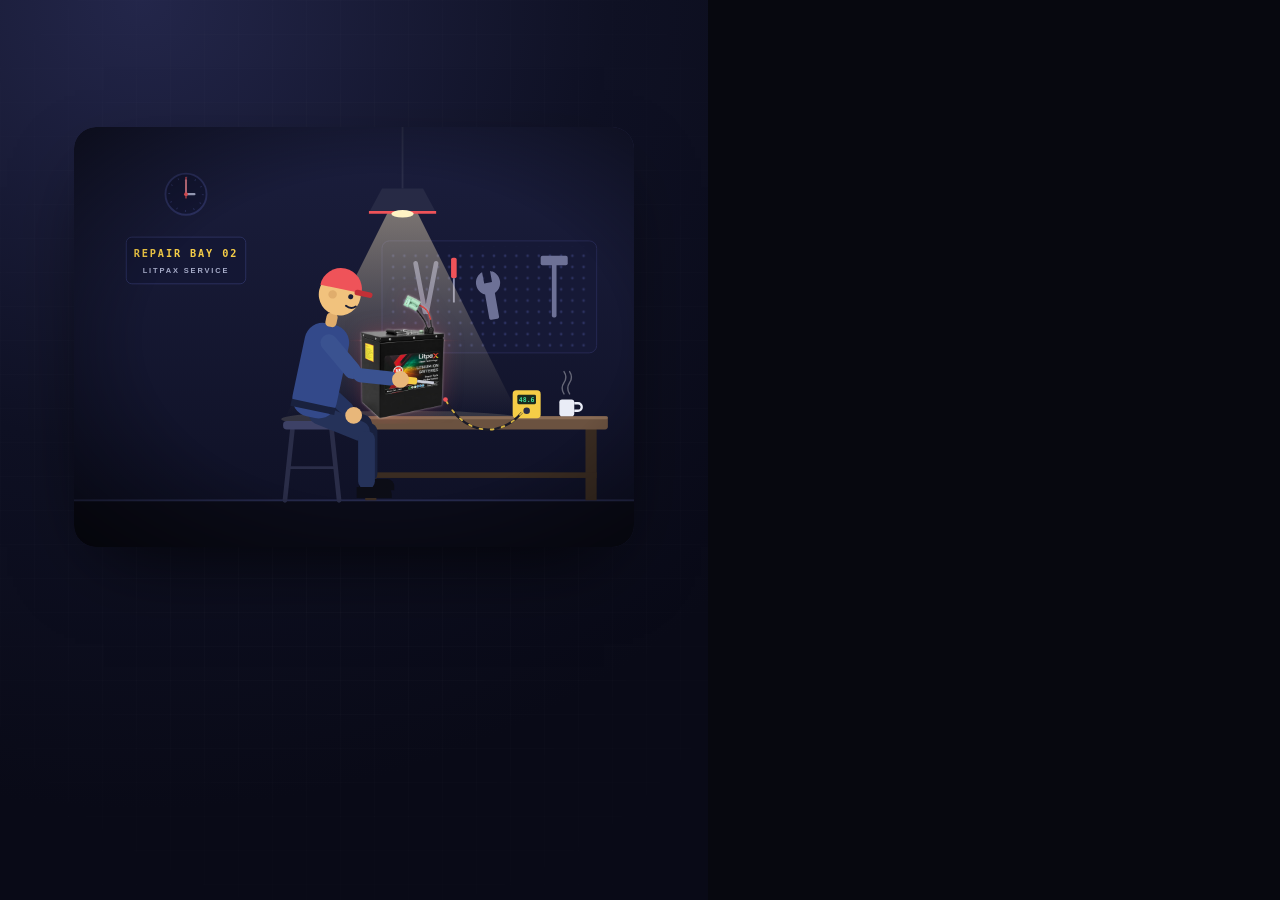
<file: index.html>
<!DOCTYPE html>
<html lang="en">
<head>
<meta charset="UTF-8">
<meta name="viewport" content="width=device-width, initial-scale=1.0">
<meta http-equiv="Content-Security-Policy" content="default-src 'self'; script-src 'self' 'unsafe-inline' https://script.google.com https://script.googleusercontent.com; style-src 'self' 'unsafe-inline' https://fonts.googleapis.com; font-src 'self' https://fonts.gstatic.com; img-src 'self' data: blob: https:; connect-src 'self' https://script.google.com https://script.googleusercontent.com; frame-src 'none'; object-src 'none'; base-uri 'self'; form-action 'self'">
<meta name="referrer" content="no-referrer">
<title>Litpax Service Hub</title>
<link rel="icon" type="image/png" href="assets/favicon.png">
<link rel="preconnect" href="https://fonts.googleapis.com">
<link href="https://fonts.googleapis.com/css2?family=Inter:wght@400;500;600;700&family=JetBrains+Mono:wght@500;600&display=swap" rel="stylesheet">
<link rel="stylesheet" href="style.css">
  <script>
  if (window.top !== window.self) { document.documentElement.style.display = 'none'; try { window.top.location = window.self.location.href; } catch (e) {} }   // no framing (click-jacking)
  (function () {
    try {
      var HOURS = 6; // intro kitne ghante mein ek baar chale
      var last = +localStorage.getItem('hub_intro_at') || 0;
      var inApp = localStorage.getItem('hub_role') && localStorage.getItem('hub_token');
      var calm = window.matchMedia && matchMedia('(prefers-reduced-motion: reduce)').matches;
      if (!inApp && !calm && window.innerWidth > 480 && Date.now() - last > HOURS * 3600e3) document.documentElement.classList.add('play-intro');
    } catch (e) {}
  })();
</script>
</head>
<body>


<!-- ================= LOGIN ================= -->
<div id="loginScreen" class="login">
  <section class="login-hero">
    <img class="hero-logo" src="assets/logo-white.png" alt="Litpax" width="166" height="48">
        <div class="hero-art">
          <div class="ws" aria-hidden="true">
        <svg class="ws-svg" viewBox="0 0 600 450" preserveAspectRatio="xMidYMid slice">
          <defs>
            <linearGradient id="wsWall" x1="0" y1="0" x2="0" y2="1"><stop offset="0" stop-color="#1b1e3d"/><stop offset="1" stop-color="#0e1024"/></linearGradient>
            <linearGradient id="wsCone" x1="0" y1="0" x2="0" y2="1"><stop offset="0" stop-color="#ffecc0" stop-opacity=".42"/><stop offset="1" stop-color="#ffecc0" stop-opacity="0"/></linearGradient>
            <linearGradient id="wsBeam" x1="0" y1="1" x2="0" y2="0"><stop offset="0" stop-color="#fff1c8" stop-opacity=".9"/><stop offset="1" stop-color="#ffd27a" stop-opacity="0"/></linearGradient>
            <linearGradient id="wsLabel" x1="0" y1="0" x2="1" y2="1"><stop offset="0" stop-color="#2a1416"/><stop offset=".45" stop-color="#c23037"/><stop offset=".72" stop-color="#e0a93a"/><stop offset="1" stop-color="#2d8a5c"/></linearGradient>
            <radialGradient id="wsGlow"><stop offset="0" stop-color="#fff3c9"/><stop offset=".5" stop-color="#ffd27a" stop-opacity=".75"/><stop offset="1" stop-color="#ffd27a" stop-opacity="0"/></radialGradient>
            <pattern id="wsHoles" width="12" height="12" patternUnits="userSpaceOnUse"><circle cx="6" cy="6" r="1.4" fill="#2c3160"/></pattern>
          </defs>

          <!-- room -->
          <rect width="600" height="450" fill="url(#wsWall)"/>
          <rect y="400" width="600" height="50" fill="#0b0c19"/>
          <rect y="399" width="600" height="2" fill="#262a4d"/>

                    <!-- wall clock -->
          <circle cx="120" cy="72" r="22" fill="#141734" stroke="#2c3160" stroke-width="2"/>
          <circle cx="120" cy="72" r="18" fill="none" stroke="#2c3160" stroke-width="2" stroke-dasharray="1 8.42"/>
          <line class="ws-min" x1="120" y1="72" x2="120" y2="57" stroke="#a7acc9" stroke-width="2" stroke-linecap="round"/>
          <line x1="120" y1="72" x2="129" y2="72" stroke="#a7acc9" stroke-width="2.4" stroke-linecap="round"/>
          <line class="ws-sec" x1="120" y1="76" x2="120" y2="54" stroke="#ef5359" stroke-width="1.2" stroke-linecap="round"/>
          <circle cx="120" cy="72" r="2" fill="#ef5359"/>

          <!-- sign -->
          <rect x="56" y="118" width="128" height="50" rx="6" fill="#141734" stroke="#2c3160"/>
          <text x="120" y="139" text-anchor="middle" class="ws-t1">REPAIR BAY 02</text>
          <text x="120" y="156" text-anchor="middle" class="ws-t2">LITPAX SERVICE</text>

          <!-- pegboard + tools -->
          <rect x="330" y="122" width="230" height="120" rx="8" fill="#161936" stroke="#272b55"/>
          <rect x="336" y="128" width="218" height="108" rx="5" fill="url(#wsHoles)"/>
          <g fill="#6d7196">
            <path transform="translate(440 146) rotate(35) scale(2)" d="M22.7 19l-9.1-9.1c.9-2.3.4-5-1.5-6.9-2-2-5-2.4-7.4-1.3L9 6 6 9 1.6 4.7C.4 7.1.9 10.1 2.9 12.1c1.9 1.9 4.6 2.4 6.9 1.5l9.1 9.1c.4.4 1 .4 1.4 0l2.3-2.3c.5-.4.5-1.1.1-1.4z"/>
            <rect x="512" y="142" width="5" height="62" rx="2"/><rect x="500" y="138" width="29" height="10" rx="2"/>
            <rect x="404" y="140" width="6" height="22" rx="2" fill="#ef5359"/><rect x="406" y="162" width="2" height="26" fill="#8a8eb0"/>
          </g>
          <path d="M366 146 l10 52 M388 146 l-10 52" stroke="#6d7196" stroke-width="5" stroke-linecap="round"/>

          <!-- lamp -->
          <g class="ws-lamp">
            <line x1="352" y1="0" x2="352" y2="66" stroke="#2a2d48" stroke-width="2"/>
            <polygon class="ws-cone" points="336,92 368,92 478,312 226,312" fill="url(#wsCone)"/>
            <g class="ws-dust">
              <circle cx="330" cy="260" r="1.2" style="--d:0s;--t:7s"/>
              <circle cx="372" cy="230" r="1" style="--d:-1.5s;--t:8s"/>
              <circle cx="350" cy="200" r="1.4" style="--d:-3s;--t:6.5s"/>
              <circle cx="400" cy="270" r="1" style="--d:-4.5s;--t:7.5s"/>
              <circle cx="310" cy="290" r="1.3" style="--d:-2s;--t:9s"/>
              <circle cx="385" cy="180" r="1" style="--d:-5.5s;--t:7s"/>
              <circle cx="355" cy="150" r="1.2" style="--d:-1s;--t:8.5s"/>
              <circle cx="420" cy="290" r="1.1" style="--d:-6s;--t:6s"/>
            </g>
            <path d="M330 66h44l14 26h-72z" fill="#272a45"/>
            <path d="M316 90h72v3h-72z" fill="#ef5359"/>
            <ellipse class="ws-bulb" cx="352" cy="93" rx="12" ry="4" fill="#fff3c4"/>
          </g>
          <g class="ws-poolg"><ellipse cx="352" cy="313" rx="130" ry="9" fill="#ffecc0" opacity=".14"/></g>

          <!-- bench -->
          <rect x="312" y="322" width="12" height="78" fill="#3a2c22"/>
          <rect x="548" y="322" width="12" height="78" fill="#3a2c22"/>
          <rect x="312" y="370" width="248" height="6" fill="#3a2c22"/>
          <rect x="300" y="310" width="272" height="14" rx="3" fill="#6b5240"/>
          <rect x="300" y="310" width="272" height="3" rx="1.5" fill="#8a6c55"/>

          <!-- multimeter + mug -->
          <rect x="470" y="282" width="30" height="30" rx="4" fill="#f5cd47"/>
          <rect x="475" y="287" width="20" height="10" rx="1.5" fill="#1b2a1f"/>
          <text x="485" y="295" class="ws-dig d1">48.6</text><text x="485" y="295" class="ws-dig d2">51.2</text>
          <circle cx="485" cy="304" r="3.5" fill="#2a2d48"/>
          <rect x="520" y="292" width="16" height="18" rx="3" fill="#e9ecf6"/>
          <path d="M536 296h4a4 4 0 0 1 0 8h-4" stroke="#e9ecf6" stroke-width="2.5" fill="none"/>
          <path class="ws-steam s1" d="M525 286q-4-6 0-12q4-6 0-12"/>
          <path class="ws-steam s2" d="M531 286q-4-6 0-12q4-6 0-12"/>

          <!-- probe cable: multimeter → battery -->
          <path d="M480 306C456 334 418 330 398 292" stroke="#1a1b28" stroke-width="2.4" fill="none"/>
          <path class="ws-flow" d="M480 306C456 334 418 330 398 292"/>
          <circle cx="398" cy="292" r="2.5" fill="#ef5359"/>

          <!-- stool -->
          <path d="M234 324L226 400M276 324L284 400" stroke="#2a2d48" stroke-width="5" stroke-linecap="round"/>
          <path d="M230 365h50" stroke="#2a2d48" stroke-width="3"/>
          <rect x="224" y="315" width="62" height="9" rx="4" fill="#3d4166"/>

          <!-- battery (real photo: body + lid) -->
          <g class="bat"><g class="bat-in">
            <defs>
              <clipPath id="batBot"><rect x="290" y="228" width="130" height="90"/></clipPath>
              <clipPath id="batTop"><rect x="290" y="160" width="130" height="69.5"/></clipPath>
            </defs>
            <polygon class="bat-beam" points="322,229 382,229 408,100 296,100" fill="url(#wsBeam)"/>
            <ellipse class="bat-light" cx="352" cy="229" rx="42" ry="9" fill="url(#wsGlow)"/>
            <image class="bat-img" href="assets/battery.png" x="307.5" y="180" width="89" height="132" clip-path="url(#batBot)"/>
            <g class="lid">
              <image class="bat-img" href="assets/battery.png" x="307.5" y="180" width="89" height="132" clip-path="url(#batTop)"/>
            </g>
            <rect class="ws-mouth" x="338" y="224" width="28" height="8" fill="none"/>
          </g></g>

          <!-- live status tag -->
          <g class="ws-tag">
            <rect x="404" y="168" width="86" height="22" rx="11" fill="rgba(70,227,155,.14)" stroke="rgba(70,227,155,.55)"/>
            <circle cx="416" cy="179" r="3" fill="#46e39b"/>
            <text x="424" y="182">74V · Healthy</text>
          </g>

          <!-- technician -->
          <g class="t"><g class="t-bob">
            <g class="leg leg-b"><rect x="-7" y="-2" width="14" height="46" rx="7"/>
              <g class="shin"><rect x="-6" y="40" width="12" height="42" rx="6"/><path class="shoe" d="M-7 80h20a5 5 0 0 1 5 5v3h-25z"/></g></g>
            <g class="leg leg-f"><rect x="-7" y="-2" width="14" height="46" rx="7"/>
              <g class="shin"><rect x="-6" y="40" width="12" height="42" rx="6"/><path class="shoe" d="M-7 80h20a5 5 0 0 1 5 5v3h-25z"/></g></g>
            <g class="t-up">
              <g class="arm arm-b"><rect x="-6" y="-56" width="12" height="38" rx="6"/>
                <g class="fore"><rect x="-5" y="-22" width="10" height="32" rx="5"/><circle class="hand" cx="0" cy="12" r="6"/></g></g>
              <rect class="torso" x="-16" y="-64" width="32" height="68" rx="13"/>
              <rect class="belt" x="-16" y="-6" width="32" height="5"/>
              <rect x="3" y="-48" width="9" height="6" rx="1.5" fill="#ef5359"/>
              <rect class="neck" x="-4" y="-72" width="8" height="10" rx="3"/>
              <g class="head">
                <circle class="skin" cx="2" cy="-86" r="15"/>
                <circle class="ear" cx="-3" cy="-85" r="3"/>
                <circle class="eye" cx="10" cy="-86" r="1.8" fill="#1a1f36"/>
                <path d="M8-79q4 2 7-1" stroke="#1a1f36" stroke-width="1.4" fill="none" stroke-linecap="round"/>
                <path d="M-13-90a15 15 0 0 1 30 0z" fill="#ef5359"/>
                <rect x="12" y="-92" width="13" height="4" rx="2" fill="#c23037"/>
              </g>
              <g class="arm arm-f"><rect x="-6" y="-56" width="12" height="38" rx="6"/>
                <g class="fore"><rect x="-5" y="-22" width="10" height="32" rx="5"/>
                  <g class="tool">
                    <rect x="-2.5" y="14" width="5" height="10" rx="1.5" fill="#f5cd47"/><rect x="-1" y="24" width="2" height="12" fill="#c9ccd8"/>
                    <circle class="sp sp1" cx="0" cy="37" r="1.8"/><circle class="sp sp2" cx="0" cy="37" r="1.5"/>
                    <circle class="sp sp3" cx="0" cy="37" r="1.6"/><circle class="sp sp4" cx="0" cy="37" r="1.3"/>
                  </g>
                  <circle class="hand" cx="0" cy="12" r="6"/></g></g>
            </g>
          </g></g>

          <!-- done bubble -->
          <g class="ws-bubble">
            <path d="M240 142L260 156L248 138Z" fill="#46e39b"/>
            <circle cx="232" cy="128" r="17" fill="#46e39b"/>
            <path d="M224 128l6 6l11-12" fill="none" stroke="#0f1124" stroke-width="3.2" stroke-linecap="round" stroke-linejoin="round"/>
          </g>
        </svg>
      </div>
    </div>
    <div class="hero-copy promise">
      <div class="pr-kicker"><span></span>The Litpax Promise<span></span></div>
      <h1 class="pr-h">
        <span class="pr-l1">We don't just sell <span class="pr-strike">products</span>.</span>
        <span class="pr-l2">We sell <span class="pr-rot"><b>service.</b><b>support.</b><b>trust.</b><b>uptime.</b></span></span>
      </h1>
      <p class="pr-sub"><b>Every call answered. Every battery tracked.</b> From the first ring to the final dispatch, one ticket keeps every customer in the loop.</p>
      <div class="pr-journey">
        <div class="pr-track"><i></i></div>
        <span style="--i:0;--c:#f5cd47"><em>01</em>Call</span>
        <span style="--i:1;--c:#7b8cff"><em>02</em>Service</span>
        <span style="--i:2;--c:#ef5359"><em>03</em>Repair</span>
        <span style="--i:3;--c:#46e39b"><em>04</em>Dispatch</span>
      </div>
    </div>
  </section>

  <section class="login-side">
    <div class="login-card">
      <img class="card-logo" src="assets/logo.png" alt="Litpax" width="124" height="36">
      <div class="login-hello" id="loginHello">Welcome back</div>
      <div class="login-title">Sign in to Service Hub</div>

      <div class="field"><label class="lbl" for="loginUser">Username</label>
        <div class="ifield">
          <svg viewBox="0 0 24 24" aria-hidden="true"><path d="M12 12a4.5 4.5 0 1 0 0-9 4.5 4.5 0 0 0 0 9Zm0 2c-4.4 0-8 2.2-8 5v1.5h16V19c0-2.8-3.6-5-8-5Z"/></svg>
          <input id="loginUser" autocomplete="username" autocapitalize="off" spellcheck="false" placeholder="e.g. service" onkeydown="if(event.key==='Enter')$('loginPass').focus()">
        </div>
      </div>

      <div class="field"><label class="lbl" for="loginPass">PIN</label>
        <div class="ifield">
          <svg viewBox="0 0 24 24" aria-hidden="true"><path d="M17 9h-1V7a4 4 0 1 0-8 0v2H7a2 2 0 0 0-2 2v9a2 2 0 0 0 2 2h10a2 2 0 0 0 2-2v-9a2 2 0 0 0-2-2Zm-7-2a2 2 0 1 1 4 0v2h-4V7Zm2 11a2 2 0 1 1 0-4 2 2 0 0 1 0 4Z"/></svg>
          <input id="loginPass" type="password" inputmode="numeric" autocomplete="current-password" placeholder="••••" onkeydown="if(event.key==='Enter')authLogin()" onkeyup="capsCheck(event)">
          <button type="button" class="eye" title="Show PIN" aria-label="Show PIN" onclick="loginTogglePass(this)">
            <svg viewBox="0 0 24 24" aria-hidden="true"><path d="M12 5c-5 0-9 4.5-10 7 1 2.5 5 7 10 7s9-4.5 10-7c-1-2.5-5-7-10-7Zm0 11a4 4 0 1 1 0-8 4 4 0 0 1 0 8Zm0-2a2 2 0 1 0 0-4 2 2 0 0 0 0 4Z"/></svg>
          </button>
        </div>
        <div class="caps" id="capsWarn" style="display:none">Caps Lock is on</div>
      </div>

      <label class="remember"><input type="checkbox" id="rememberUser"> Remember my username</label>

      <button id="loginBtn" class="btn btn-brand btn-block" onclick="authLogin()">
        <span>Sign in</span>
        <svg class="arrow" viewBox="0 0 24 24" aria-hidden="true"><path d="M13 5l7 7-7 7M20 12H4"/></svg>
      </button>
      <div class="login-foot">Call Attendant · Service Team · Repair Team · Admin</div>
    </div>
    <div class="login-copy">© Litpax Technology Pvt. Ltd.<span class="sig"> · crafted by Darpan</span></div>
  </section>
</div>

<!-- ================= APP ================= -->
<div id="appWrap" class="app-wrap" style="display:none">
  <aside id="sidebar" class="sidebar">
    <div class="sb-brand">
      <img src="assets/logo.png" alt="Litpax" width="104" height="30">
      <div class="sb-app">Service Hub</div>
    </div>
    <nav id="sbNav" class="sb-nav" aria-label="Main"></nav>
    <div class="sb-user">
      <div class="sb-av"><svg class="ic" viewBox="0 0 24 24" aria-hidden="true"><path d="M19 21v-2a4 4 0 0 0-4-4H9a4 4 0 0 0-4 4v2"/><circle cx="12" cy="7" r="4"/></svg></div>
      <div id="sbRole" class="sb-role"></div>
      <button class="sb-logout" onclick="logout()" title="Sign out" aria-label="Sign out"><svg class="ic" viewBox="0 0 24 24" aria-hidden="true"><path d="M9 21H5a2 2 0 0 1-2-2V5a2 2 0 0 1 2-2h4"/><path d="m16 17 5-5-5-5"/><path d="M21 12H9"/></svg></button>
    </div>
  </aside>
  <div id="sbOverlay" class="sb-overlay" onclick="toggleSidebar(false)"></div>

  <main class="main">
    <header class="topbar">
      <button class="menu-btn" onclick="toggleSidebar()" aria-label="Menu"><svg class="ic" viewBox="0 0 24 24" aria-hidden="true"><path d="M4 6h16M4 12h16M4 18h16"/></svg></button>
      <div class="hdr-txt"><div class="hdr-crumb"><span id="hdrGroup">Service</span><svg class="ic" viewBox="0 0 24 24" aria-hidden="true"><path d="m9 18 6-6-6-6"/></svg><b id="hdrTitle" class="hdr-title"></b></div><div id="hdrSub" class="hdr-sub"></div></div>
      <label class="gsearch"><svg class="ic" viewBox="0 0 24 24" aria-hidden="true"><circle cx="11" cy="11" r="8"/><path d="m21 21-4.3-4.3"/></svg><input id="gSearch" placeholder="Search any ID, phone or serial no." autocomplete="off" onkeydown="if(event.key==='Enter')gSearch()"><kbd>/</kbd></label>
      <div id="hdrDate" class="hdr-date"></div>
    </header>

    <!-- ===== PHASE 1: NEW TICKET ===== -->
    <section id="scrNew" class="screen">
      <div id="newForm" class="card form-card">
        <div class="card-head"><span>📝 Basic Record</span><span class="chip-soft">Ticket ID is auto-generated</span></div>
        <div class="form-sec">Customer</div>
        <div class="form-grid">
          <div class="fg"><label>Phone <b>*</b></label><input id="n_phone" inputmode="numeric" maxlength="10" placeholder="10 digit" oninput="phoneCheck()"></div>
          <div class="fg"><label>Contact Person <b>*</b></label><input id="n_person" maxlength="100"></div>
          <div id="n_phoneInfo" class="fg full" style="display:none"></div>
          <div class="fg full"><label>Customer Company Name <b>*</b></label><input id="n_company" maxlength="150" placeholder="e.g. ABC Motors"></div>
          <div class="fg"><label>Customer Type</label><select id="n_ctype"></select></div>
          <div class="fg"><label>How did they reach us?</label><select id="n_source"></select></div>
          <div class="fg full"><label>Dealer <span class="opt">(optional)</span></label>
            <div class="sel-add"><select id="n_brand"></select><button type="button" class="btn btn-ghost" onclick="dealerAddToggle(true)">＋ Add</button></div>
            <div id="dealerAddRow" class="sel-add" style="display:none;margin-top:8px">
              <input id="n_dealerNew" maxlength="100" placeholder="New dealer name" onkeydown="if(event.key==='Enter')dealerAdd($('dealerAddBtn'))">
              <button type="button" id="dealerAddBtn" class="btn btn-primary" onclick="dealerAdd(this)">Save</button>
              <button type="button" class="btn btn-ghost" onclick="dealerAddToggle(false)">Cancel</button>
            </div>
          </div>
          <div class="fg"><label>City</label><input id="n_city" maxlength="80" placeholder="e.g. Rohtak"></div>
          <div class="fg"><label>State</label><select id="n_state"></select></div>
        </div>
        <div class="form-sec">Product &amp; problem</div>
        <div class="form-grid">
          <div class="fg full"><label>Complaint <span class="opt">(what the customer says)</span></label><select id="n_complaint"></select></div>
          <div class="fg"><label>Vehicle Model</label><input id="n_vehicle" maxlength="80" placeholder="e.g. Zelio Eeva"></div>
          <div class="fg"><label>Invoice No</label><input id="n_invoice" maxlength="60"></div>
          <div class="fg"><label>Purchase Date</label><input id="n_pdate" type="date"></div>
          <div class="fg"></div>
          <div class="fg"><label>Batteries coming</label><input id="n_expB" type="number" min="0" max="50" placeholder="0"></div>
          <div class="fg"><label>Chargers coming</label><input id="n_expC" type="number" min="0" max="50" placeholder="0"></div>
          <div class="fg full"><label>Have the items been sent to the company? <b>*</b></label>
            <div class="seg" id="n_sentSeg">
              <button type="button" data-v="Yes" onclick="segPick(this)">🚚 Yes, already sent</button>
              <button type="button" data-v="No" onclick="segPick(this)">✋ No</button>
            </div>
          </div>
        </div>
        <button id="n_submit" class="btn btn-primary btn-block" onclick="ticketCreate()">Create Ticket ✓</button>
      </div>

      <div id="newSuccess" class="card success-card" style="display:none">
        <div class="success-ico"><svg class="ic" viewBox="0 0 24 24" aria-hidden="true"><path d="M20 6 9 17l-5-5"/></svg></div>
        <div class="success-title">Ticket created</div>
        <div id="newId" class="success-id"></div>
        <div id="newCust" class="success-cust"></div>
        <div class="success-sub">The Service Team will pick it up from the Tickets list and call the customer.</div>
        <div class="btn-row">
          <button class="btn btn-ghost" onclick="newReset()">➕ Create another</button>
        <button class="btn btn-primary" id="newOpenBtn" onclick="openTicketFromNew(this.dataset.id)">Open ticket →</button>
          <a class="btn btn-wa" id="newWa" target="_blank" rel="noopener" style="display:none" onclick="waMark(this)">📲 Send WhatsApp</a>
        </div>
      </div>
    </section>

    <!-- ===== TICKETS LIST ===== -->
    <section id="scrTickets" class="screen">
      <div id="tkKpis" class="kpi-row"></div>
      <div class="tk-wrap">
        <div class="tbl-card">
          <div id="tkChips" class="vtabs"></div>
          <div class="tbl-tools">
            <label class="tsearch"><svg class="ic" viewBox="0 0 24 24" aria-hidden="true"><circle cx="11" cy="11" r="8"/><path d="m21 21-4.3-4.3"/></svg><input id="tkSearch" placeholder="Search ticket, company, phone, dealer, city…" oninput="TK_LIMIT = 50; tkRender()"></label>
            <div class="vt-toggle" role="group" aria-label="View">
              <button type="button" data-v="list" onclick="tkSetView(this.dataset.v)"><svg class="ic" viewBox="0 0 24 24" aria-hidden="true"><path d="M8 6h13M8 12h13M8 18h13M3 6h.01M3 12h.01M3 18h.01"/></svg>List</button>
              <button type="button" data-v="board" onclick="tkSetView(this.dataset.v)"><svg class="ic" viewBox="0 0 24 24" aria-hidden="true"><rect x="3" y="3" width="18" height="18" rx="2"/><path d="M9 3v18M15 3v18"/></svg>Board</button>
            </div>
            <button class="btn btn-ghost btn-icon" title="Refresh" aria-label="Refresh" onclick="tkLoad(true)"><svg class="ic" viewBox="0 0 24 24" aria-hidden="true"><path d="M21 12a9 9 0 1 1-9-9c2.52 0 4.93 1 6.74 2.74L21 8"/><path d="M21 3v5h-5"/></svg></button>
          </div>
          <div id="tkList" class="tk-list"></div>
        </div>
        <aside id="tkPrev" class="tk-prev" hidden aria-label="Ticket preview"></aside>
      </div>
    </section>

        <!-- ===== TICKET TRACKER ===== -->
    <section id="scrTracker" class="screen">
      <div id="trkKpis" class="trk-kpis"></div>
      <div id="trkStages" class="trk-stages"></div>
      <div class="toolbar">
        <input id="trkSearch" class="search" placeholder="Search ticket, company, phone, dealer, city…" oninput="trkRender()">
        <button class="btn btn-ghost btn-icon" title="Refresh" aria-label="Refresh" onclick="trkLoad(false)"><svg class="ic" viewBox="0 0 24 24" aria-hidden="true"><path d="M21 12a9 9 0 1 1-9-9c2.52 0 4.93 1 6.74 2.74L21 8"/><path d="M21 3v5h-5"/></svg></button>
      </div>
      <div id="trkChips" class="chips"></div>
      <div id="trkList" class="trk-list"></div>
    </section>

    <section id="scrDelays" class="screen">
      <div id="dlyKpis" class="trk-kpis"></div>
      <div class="toolbar">
        <input id="dlySearch" class="search" placeholder="Search ticket, item, company, phone, step…" oninput="dlyRender()">
<button class="btn btn-ghost btn-icon" title="Refresh" aria-label="Refresh" onclick="dlyLoad(false)"><svg class="ic" viewBox="0 0 24 24" aria-hidden="true"><path d="M21 12a9 9 0 1 1-9-9c2.52 0 4.93 1 6.74 2.74L21 8"/><path d="M21 3v5h-5"/></svg></button>
        <button id="dlyStepsBtn" type="button" class="btn btn-ghost" style="display:none" onclick="dlySteps()">⚙ Steps</button>
      </div>
      <div id="dlyMode" class="chips"></div>
      <div id="dlyViews" class="chips"></div>
      <div id="dlyTeams" class="chips"></div>
      <div id="dlyBody"></div>
    </section>

   <!-- ===== PHASE 3: REPAIR BOARD ===== -->
    <section id="scrBoard" class="screen">
      <div class="board-grid">
        <div class="card">
          <div class="card-head"><span>⏳ Pending — not planned yet <b id="pendCount" class="count">0</b></span>
            <button class="btn btn-ghost btn-icon" title="Refresh" aria-label="Refresh" onclick="boardLoad(true)"><svg class="ic" viewBox="0 0 24 24" aria-hidden="true"><path d="M21 12a9 9 0 1 1-9-9c2.52 0 4.93 1 6.74 2.74L21 8"/><path d="M21 3v5h-5"/></svg></button></div>
          <div id="boardPending"></div>
        </div>
        <div class="card">
          <div class="card-head"><span>🔧 Planned <b id="repairCount" class="count">0</b></span>
            <input type="date" id="boardDateFilter" class="date-sm" onchange="boardRender()" title="Plan date (empty = all)"></div>
              <div id="boardActive" class="board-cards"></div>
              <div class="card-head" style="margin-top:14px"><span>⏳ Previous planned — still pending <b id="prevCount" class="count">0</b></span></div>
              <div id="boardPrev" class="board-cards"></div>
          </div>
      </div>
    </section>

    <!-- ===== MASTERS (admin) ===== -->
    <section id="scrMasters" class="screen">
      <div id="mstGrid" class="mst-grid"></div>
      <div class="mst-note">💡 These lists can also be edited directly in the <b>Masters</b> tab of the Google Sheet — one value per row under each column.</div>
    </section>

    <!-- ===== REPORTS (admin) ===== -->
    <section id="scrReports" class="screen">
      <div class="rp-top">
        <div id="rpTabs" class="vtabs rp-tabs"></div>
        <button id="rpRefresh" class="btn btn-ghost btn-sm" onclick="rpLoad(true)"><svg class="ic" viewBox="0 0 24 24" aria-hidden="true"><path d="M21 12a9 9 0 1 1-9-9c2.52 0 4.93 1 6.74 2.74L21 8"/><path d="M21 3v5h-5"/></svg>Refresh data</button>
      </div>
      <div id="rpBody"></div>
    </section>

    <!-- ===== RECORDS (every object) ===== -->
    <section id="scrRecords" class="screen">
      <div id="recTabs" class="chips"></div>
      <div class="toolbar">
        <input id="recSearch" class="search" placeholder="Filter by ID, customer, serial, transport…" oninput="REC_LIMIT = 100; recRender()">
        <span id="recCount" class="rec-count"></span>
        <button id="recAddStock" class="btn btn-primary btn-sm" hidden onclick="stockAddOpen()">＋ Add opening stock</button>
        <button class="btn btn-ghost btn-icon" title="Refresh" aria-label="Refresh" onclick="recLoad(true)"><svg class="ic" viewBox="0 0 24 24" aria-hidden="true"><path d="M21 12a9 9 0 1 1-9-9c2.52 0 4.93 1 6.74 2.74L21 8"/><path d="M21 3v5h-5"/></svg></button>
      </div>
      <div id="recList"></div>
    </section>

    <!-- ===== SETTINGS (admin) ===== -->
    <section id="scrSettings" class="screen">
      <div id="setForm" class="set-form"></div>
    </section>

    <!-- ===== PHASE 3: DISPATCH ===== -->
    <section id="scrDispatch" class="screen">
      <div class="card">
        <div class="card-head"><span>🔁 Replacements to send — <b id="rsCount">0</b></span>
          <button class="btn btn-ghost btn-icon" title="Refresh" aria-label="Refresh" onclick="replLoadDispatch()"><svg class="ic" viewBox="0 0 24 24" aria-hidden="true"><path d="M21 12a9 9 0 1 1-9-9c2.52 0 4.93 1 6.74 2.74L21 8"/><path d="M21 3v5h-5"/></svg></button></div>
        <div id="rsList" class="rs-list"></div>
      </div>
      <div class="card">
        <div class="card-head"><span>♻️ Exchanged batteries — move to stock · <b id="exCount">0</b></span></div>
        <div class="muted-sm" style="margin:-4px 0 10px">The customer already got a new battery for these — after repair they go to Refurbished stock, Production or Scrap.</div>
        <div id="exList" class="rs-list"></div>
      </div>
      <div class="card">
        <div class="card-head"><span>📦 Ready — Final QC &amp; Pack</span>
          <button class="btn btn-ghost btn-icon" title="Refresh" aria-label="Refresh" onclick="dispLoad(true)"><svg class="ic" viewBox="0 0 24 24" aria-hidden="true"><path d="M21 12a9 9 0 1 1-9-9c2.52 0 4.93 1 6.74 2.74L21 8"/><path d="M21 3v5h-5"/></svg></button></div>
        <input id="dSearch" class="search" placeholder="Search item, ticket, customer, serial…" oninput="dispRender()">
        <div id="dList" class="d-list"></div>
      </div>
      <div class="card">
        <div class="card-head"><span>🚚 Dispatch Details — <b id="dSelCount">0</b> selected</span></div>
        <div class="form-grid">
          <div class="fg"><label>Dispatch Date <b>*</b></label><input type="date" id="d_date"></div>
          <div class="fg"><label>Dispatched By <b>*</b></label><select id="d_by"></select></div>
          <div class="fg"><label>Transport (Outward)</label><input id="d_transport" maxlength="150" placeholder="Transport / courier name"></div>
          <div class="fg"><label>LR / Docket No</label><input id="d_lr" maxlength="60"></div>
          <div class="fg full"><label>Tracking Detail</label><input id="d_track" maxlength="300" placeholder="Tracking no. / link / driver contact"></div>
          <div class="fg"><label>Dispatch Charges (₹) <span class="opt">(whole dispatch)</span></label><input id="d_cost" type="number" min="0" step="1" inputmode="decimal" placeholder="0"></div>
          <div class="fg full"><label>Actual Problem Found <span class="opt">(fault code per item is set on the Repair Board)</span></label><textarea id="d_problem" maxlength="500"></textarea></div>
          <div class="fg full"><label>Dispatch Address</label><textarea id="d_address" maxlength="300"></textarea></div>
          <div class="fg full"><label>Remarks</label><input id="d_remarks" maxlength="500"></div>
        </div>
        <button id="dSubmit" class="btn btn-primary btn-block" onclick="dispSubmit()">Dispatch 🚚</button>
      </div>
    </section>
  </main>
</div>

<!-- ================= TICKET DRAWER ================= -->
<div id="drawerOv" class="drawer-ov"></div>
<aside id="drawer" class="drawer">
  <div class="drawer-head"><div id="drTitle" class="dr-title"></div><button class="x-btn" onclick="drawerClose()" aria-label="Close"><svg class="ic" viewBox="0 0 24 24" aria-hidden="true"><path d="M18 6 6 18"/><path d="m6 6 12 12"/></svg></button></div>
  <div id="drBody" class="drawer-body"></div>
</aside>

<!-- ================= MODAL ================= -->
<div id="modalOv" class="modal-ov">
  <div class="modal">
    <div class="modal-head"><span id="mdTitle"></span><button class="x-btn" onclick="modalClose()" aria-label="Close"><svg class="ic" viewBox="0 0 24 24" aria-hidden="true"><path d="M18 6 6 18"/><path d="m6 6 12 12"/></svg></button></div>
    <div id="mdBody" class="modal-body"></div>
  </div>
</div>

<div id="toast" class="toast"></div>

<script src="assets/qrcode.min.js"></script>
<script src="config.js"></script>
<script src="app.js"></script>
</body>
</html>
</file>
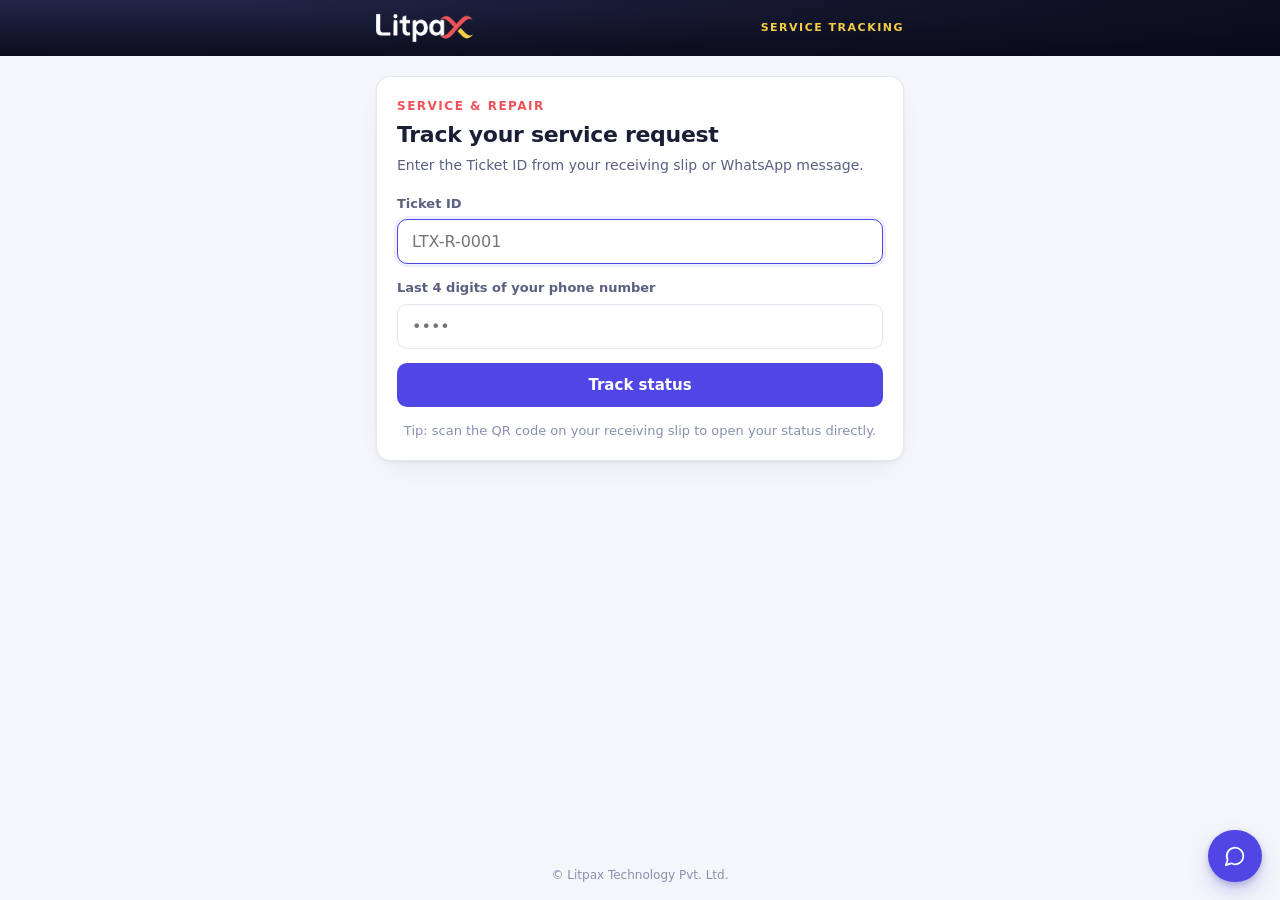
<file: track/index.html>
<!DOCTYPE html>
<html lang="en">
<head>
<meta charset="UTF-8">
<meta name="viewport" content="width=device-width, initial-scale=1.0">
<meta http-equiv="Content-Security-Policy" content="default-src 'self'; script-src 'self' 'unsafe-inline' https://script.google.com https://script.googleusercontent.com; style-src 'self' 'unsafe-inline' https://fonts.googleapis.com; font-src 'self' https://fonts.gstatic.com; img-src 'self' data: blob: https:; connect-src 'self' https://script.google.com https://script.googleusercontent.com; frame-src 'none'; object-src 'none'; base-uri 'self'; form-action 'self'">
<meta name="referrer" content="no-referrer">
<script>if (window.top !== window.self) { document.documentElement.style.display = 'none'; try { window.top.location = window.self.location.href; } catch (e) {} }</script>
<title>Track Service — Litpax</title>
<link rel="preconnect" href="https://fonts.googleapis.com">
<link href="https://fonts.googleapis.com/css2?family=Inter:wght@400;500;600;700;800&display=swap" rel="stylesheet">
<link rel="stylesheet" href="style.css">
</head>
<body>

<header class="top">
  <div class="top-in">
    <div class="brand"><img id="brandLogo" alt="Litpax" hidden><span id="brandText" class="wordmark">LITPAX</span></div>
    <span class="top-tag">Service Tracking</span>
  </div>
</header>

<main class="wrap">

  <!-- ===== LOOKUP ===== -->
  <section id="lookup" class="card">
    <div class="kicker">Service &amp; Repair</div>
    <h1>Track your service request</h1>
    <p class="sub">Enter the Ticket ID from your receiving slip or WhatsApp message.</p>

    <div class="field">
      <label for="inId">Ticket ID</label>
      <input id="inId" autocapitalize="characters" autocomplete="off" spellcheck="false" placeholder="LTX-R-0001"
             onkeydown="if(event.key==='Enter')$('inPh').focus()">
    </div>
    <div class="field">
      <label for="inPh">Last 4 digits of your phone number</label>
      <input id="inPh" inputmode="numeric" maxlength="4" autocomplete="off" placeholder="••••"
             onkeydown="if(event.key==='Enter')lookup()">
    </div>

    <div id="lkErr" class="err" hidden></div>
    <button id="lkBtn" class="btn btn-primary btn-block" onclick="lookup()">Track status</button>
    <div class="hint">Tip: scan the QR code on your receiving slip to open your status directly.</div>
  </section>

  <!-- ===== LOADING ===== -->
  <section id="loading" class="card" hidden>
    <div class="sk sk-h"></div><div class="sk"></div><div class="sk"></div><div class="sk sk-s"></div>
  </section>

  <!-- ===== RESULT ===== -->
  <section id="result" hidden>
    <div class="card">
      <div class="sum-top"><span id="rId" class="tid"></span><span id="rStatus" class="pill"></span></div>
      <div id="rCompany" class="company"></div>
      <div id="rMeta" class="meta"></div>
    </div>

    <div class="card">
      <div class="card-title">Progress</div>
      <ol id="timeline" class="timeline"></ol>
    </div>

    <div id="itemsCard" class="card" hidden>
      <div class="card-title">Your items</div>
      <div id="items" class="items"></div>
    </div>

    <div id="fbCard" class="card" hidden></div>

    <button class="btn btn-ghost btn-block" onclick="resetLookup()">Track another ticket</button>
  </section>
</main>

<footer class="foot"><span id="fCompany"></span><span id="fSupport"></span></footer>
<div id="toast" class="toast"></div>

<script src="../config.js"></script>
<script src="app.js"></script>
</body>
</html>
</file>
<file: style.css>
/* ============================================================
   LITPAX SERVICE HUB v2 — style.css
   ============================================================ */
:root {
  --bg: #f5f6fa; --card: #ffffff; --border: #e4e7ef; --text: #1a1f36; --text2: #5a6080; --muted: #8890b0;
  --primary: #4f46e5; --primary-soft: #eef0ff;
  --green: #16a34a; --green-soft: #e8f8ee; --amber: #d97706; --amber-soft: #fff4e0;
  --violet: #7c3aed; --violet-soft: #f3edff; --teal: #0d9488; --teal-soft: #e3f6f4;
  --blue: #2563eb; --blue-soft: #e8f0ff; --red: #dc2626; --red-soft: #fdecec;
  --sidebar: #0d1526; --radius: 12px; --shadow: 0 1px 3px rgba(16,24,40,.06), 0 1px 2px rgba(16,24,40,.04);
}
* { box-sizing: border-box; margin: 0; padding: 0; }
body { font-family: 'Inter', system-ui, sans-serif; background: var(--bg); color: var(--text); font-size: 14px; line-height: 1.45; }
button { font-family: inherit; cursor: pointer; }
input, select, textarea { font-family: inherit; font-size: 14px; }

/* ---------- BRAND ---------- */
.brand { display: flex; align-items: center; gap: 10px; }
.brand-logo { width: 38px; height: 38px; border-radius: 10px; background: var(--primary); color: #fff; font-weight: 700; font-size: 18px; display: grid; place-items: center; }
.brand-name { font-weight: 700; letter-spacing: 1px; }
.brand-sub { font-size: 12px; color: var(--muted); }

/* ---------- LOGIN ---------- */
.login { min-height: 100vh; display: flex; background: #f6f7fb; }
.login-hero {
  flex: 1.15; position: relative; overflow: hidden; color: #fff;
  display: flex; flex-direction: column; padding: 40px 48px;
  background: radial-gradient(120% 90% at 20% 0%, #23264a 0%, #0f1124 55%, #090a17 100%);
}
.login-hero::after { /* fine grid texture */
  content: ''; position: absolute; inset: 0; pointer-events: none; opacity: .5;
  background-image: linear-gradient(rgba(255,255,255,.035) 1px, transparent 1px), linear-gradient(90deg, rgba(255,255,255,.035) 1px, transparent 1px);
  background-size: 34px 34px; mask-image: radial-gradient(80% 70% at 50% 45%, #000 30%, transparent 100%);
}
.hero-logo { height: 40px; width: auto; align-self: flex-start; object-fit: contain; position: relative; z-index: 1; }
.hero-art { flex: 1; display: flex; align-items: center; justify-content: center; position: relative; z-index: 1; min-height: 260px; }
.svc-art { width: 100%; max-width: 500px; height: auto; overflow: visible; }
.hero-copy { position: relative; z-index: 1; max-width: 520px; }
.hero-kicker { font-size: 12px; font-weight: 600; letter-spacing: 2px; text-transform: uppercase; color: #f5cd47; }
.hero-copy h1 { font-size: 32px; line-height: 1.2; font-weight: 700; margin: 10px 0 8px; letter-spacing: -.5px; }
.hero-copy p { color: #a7acc9; font-size: 15px; }
.hero-stats { display: flex; flex-wrap: wrap; gap: 8px; margin-top: 20px; }
.hero-stats span { display: inline-flex; align-items: center; gap: 7px; font-size: 12px; font-weight: 500; color: #d5d8ee; padding: 6px 12px; border-radius: 20px; background: rgba(255,255,255,.06); border: 1px solid rgba(255,255,255,.08); }
.hero-stats span + span::before { content: '→'; color: #5d6188; margin: 0 4px 0 -2px; display: none; }
.d { width: 8px; height: 8px; border-radius: 50%; display: inline-block; }
.d.r { background: #ef5359; } .d.y { background: #f5cd47; } .d.g { background: #46e39b; } .d.b { background: #7b8cff; }

/* svg art */
.svc-art .halo { animation: haloPulse 5s ease-in-out infinite; transform-origin: 260px 215px; }
.svc-art .svc-ring { fill: none; stroke: rgba(255,255,255,.09); stroke-width: 1.5; stroke-dasharray: 4 9; }
.svc-art .spark { fill: #f5cd47; filter: drop-shadow(0 0 6px #f5cd47); }
.svc-art .shadow { fill: rgba(0,0,0,.45); }
.svc-art .win { fill: rgba(0,0,0,.45); stroke: rgba(255,255,255,.12); stroke-width: 1.5; }
.svc-art .nub { fill: #9a9dba; }
.svc-art .clabel { fill: rgba(255,255,255,.55); font: 600 13px 'JetBrains Mono', monospace; letter-spacing: 3px; }
.svc-art .lvl { transform-box: fill-box; transform-origin: bottom; animation: charge 4.5s ease-in-out infinite; }
.svc-art .pulse-bg { fill: none; stroke: rgba(70,227,155,.15); stroke-width: 3; stroke-linejoin: round; }
.svc-art .pulse { fill: none; stroke: #46e39b; stroke-width: 3; stroke-linejoin: round; stroke-linecap: round; stroke-dasharray: 150 1200; animation: beat 3s linear infinite; filter: drop-shadow(0 0 5px rgba(70,227,155,.8)); }
.svc-art .chipbox { fill: rgba(22,24,48,.85); stroke: rgba(255,255,255,.14); }
.svc-art .chip-id { fill: #fff; font: 600 13px 'JetBrains Mono', monospace; }
.svc-art .chip-sub { fill: #a7acc9; font: 500 11px 'Inter', sans-serif; }
.svc-art .chip-sub.strong { fill: #e7e9f7; font-weight: 600; }
.svc-art .badge { fill: rgba(239,83,89,.16); stroke: rgba(239,83,89,.55); stroke-width: 1.5; }
.svc-art .badge.ok { fill: rgba(70,227,155,.15); stroke: rgba(70,227,155,.6); }
.svc-art .wrench { fill: #ef5359; }
.svc-art .tick { fill: none; stroke: #46e39b; stroke-width: 3.5; stroke-linecap: round; stroke-linejoin: round; }
.svc-art .spin { animation: wobble 4s ease-in-out infinite; }
.svc-art .float { animation: floaty 6s ease-in-out infinite; }
.svc-art .f2 { animation-delay: -1.5s; } .svc-art .f3 { animation-delay: -3s; } .svc-art .f4 { animation-delay: -4.5s; }
.svc-art .parts circle { fill: rgba(255,255,255,.35); animation: twinkle 3s ease-in-out infinite; }
.svc-art .parts circle:nth-child(2n) { animation-delay: -1.5s; }
@keyframes charge { 0% { transform: scaleY(.18); } 55%, 80% { transform: scaleY(.92); } 100% { transform: scaleY(.18); } }
@keyframes beat { from { stroke-dashoffset: 1350; } to { stroke-dashoffset: 0; } }
@keyframes floaty { 0%, 100% { transform: translateY(0); } 50% { transform: translateY(-8px); } }
@keyframes wobble { 0%, 100% { transform: rotate(-14deg); } 50% { transform: rotate(14deg); } }
@keyframes haloPulse { 0%, 100% { opacity: .85; transform: scale(1); } 50% { opacity: 1; transform: scale(1.04); } }
@keyframes twinkle { 0%, 100% { opacity: .2; } 50% { opacity: .9; } }

/* side + card */
.login-side { flex: 1; display: flex; flex-direction: column; align-items: center; justify-content: center; padding: 32px 20px; gap: 18px; }
.login-card { width: 100%; max-width: 380px; background: #fff; border: 1px solid #e8eaf2; border-radius: 18px; padding: 32px 30px; box-shadow: 0 1px 2px rgba(16,24,40,.04), 0 18px 40px -12px rgba(16,24,40,.12); }
.card-logo { height: 34px; width: auto; display: block; margin-bottom: 22px; }
.login-hello { font-size: 13px; font-weight: 600; color: #ef5359; }
.login-title { font-size: 22px; font-weight: 700; letter-spacing: -.3px; margin: 2px 0 22px; color: var(--text); }
.field { margin-bottom: 14px; }
.lbl { display: block; font-size: 12px; font-weight: 600; color: var(--text2); margin-bottom: 6px; }
.ifield { position: relative; display: flex; align-items: center; }
.ifield > svg { position: absolute; left: 12px; width: 18px; height: 18px; fill: #a3a8c3; pointer-events: none; transition: fill .15s; }
.ifield input { padding: 11px 42px 11px 40px; border-radius: 10px; border: 1px solid #dfe2ec; background: #fafbfd; font-size: 15px; }
.ifield input:focus { background: #fff; border-color: #ef5359; box-shadow: 0 0 0 3px rgba(239,83,89,.14); }
.ifield:focus-within > svg { fill: #ef5359; }
.ifield .eye { position: absolute; right: 6px; border: 0; background: transparent; width: 32px; height: 32px; border-radius: 8px; display: grid; place-items: center; opacity: .5; }
.ifield .eye:hover { background: #f0f2f7; }
.ifield .eye svg { width: 18px; height: 18px; fill: #5a6080; }
.caps { font-size: 12px; color: var(--amber); margin-top: 6px; font-weight: 500; }
.remember { display: flex; align-items: center; gap: 8px; font-size: 13px; color: var(--text2); margin: 4px 0 18px; cursor: pointer; user-select: none; }
.remember input { width: 16px; height: 16px; accent-color: #ef5359; }
.btn-brand { display: flex; align-items: center; justify-content: center; gap: 8px; padding: 12px 16px; border-radius: 10px; font-size: 15px; color: #fff; background: linear-gradient(135deg, #ef5359, #d63a41); box-shadow: 0 8px 18px -8px rgba(239,83,89,.7); }
.btn-brand .arrow { width: 18px; height: 18px; fill: none; stroke: #fff; stroke-width: 2.2; stroke-linecap: round; stroke-linejoin: round; transition: transform .2s; }
.btn-brand:hover .arrow { transform: translateX(3px); }
.login-foot { text-align: center; font-size: 12px; color: var(--muted); margin-top: 16px; }
.login-copy { font-size: 12px; color: var(--muted); }
.login-copy .sig { opacity: .7; }

@media (max-width: 900px) {
  .login { flex-direction: column; }
  .login-hero { flex: none; padding: 24px 20px 28px; }
  .hero-art { min-height: 0; max-height: 240px; }
  .svc-art { max-width: 300px; }
  .hero-copy h1 { font-size: 22px; }
  .hero-copy p { font-size: 13px; }
  .login-side { padding: 24px 16px 28px; }
}
@media (max-width: 480px) {
  .hero-art, .hero-copy p { display: none; }
  .hero-copy { margin-top: 16px; }
  .hero-copy h1 { font-size: 20px; margin-top: 8px; }
  .hero-stats { margin-top: 12px; }
  .login-card { padding: 26px 20px; }
}
@media (prefers-reduced-motion: reduce) {
  .svc-art * { animation: none !important; }
}

/* ---------- LAYOUT ---------- */
.app-wrap { min-height: 100vh; }
.sidebar { width: 230px; background: var(--sidebar); color: #c9d1e8; display: flex; flex-direction: column; padding: 18px 12px; position: fixed; top: 0; bottom: 0; left: 0; z-index: 40; transition: transform .25s; }
.sb-brand { padding: 2px 8px 16px; border-bottom: 1px solid rgba(255,255,255,.08); }
.sb-brand img { height: 28px; width: auto; display: block; }
.sb-app { font-size: 11px; font-weight: 600; letter-spacing: 1.5px; text-transform: uppercase; color: #f5cd47; margin-top: 6px; }
.sb-role { font-size: 12px; color: #8a96b8; padding: 12px 8px; }
.sb-nav { display: flex; flex-direction: column; gap: 4px; flex: 1; }
.sb-item { display: flex; align-items: center; gap: 10px; padding: 10px 12px; border-radius: 8px; border: 0; background: transparent; color: #c9d1e8; font-size: 14px; text-align: left; }
.sb-item:hover { background: rgba(255,255,255,.06); }
.sb-item.active { background: var(--primary); color: #fff; }
.sb-ico { width: 20px; text-align: center; }
.sb-logout { border: 1px solid rgba(255,255,255,.12); background: transparent; color: #c9d1e8; padding: 9px; border-radius: 8px; }
.sb-overlay { display: none; }
.main { margin-left: 230px; padding: 0 24px 40px; min-width: 0; flex: 1; }
.topbar { display: flex; align-items: center; gap: 12px; padding: 18px 0; position: sticky; top: 0; background: var(--bg); z-index: 10; }
.menu-btn { display: none; border: 1px solid var(--border); background: #fff; border-radius: 8px; width: 38px; height: 38px; font-size: 18px; }
.hdr-title { font-size: 20px; font-weight: 700; }
.hdr-sub { font-size: 13px; color: var(--text2); }
.screen { display: none; }
.screen.active { display: block; }

/* ---------- CARDS / FORMS ---------- */
.card { background: var(--card); border: 1px solid var(--border); border-radius: var(--radius); padding: 18px; box-shadow: var(--shadow); margin-bottom: 16px; }
.form-card { max-width: 640px; }
.card-head { display: flex; justify-content: space-between; align-items: center; gap: 10px; font-weight: 600; margin-bottom: 14px; flex-wrap: wrap; }
.chip-soft { font-size: 12px; font-weight: 500; color: var(--primary); background: var(--primary-soft); padding: 3px 10px; border-radius: 20px; }
.count { background: var(--primary-soft); color: var(--primary); padding: 1px 8px; border-radius: 10px; font-size: 12px; margin-left: 4px; }
.form-grid { display: grid; grid-template-columns: 1fr 1fr; gap: 12px; margin-bottom: 14px; }
.fg { display: flex; flex-direction: column; gap: 5px; min-width: 0; }
.fg.full { grid-column: 1 / -1; }
.fg label { font-size: 12px; font-weight: 600; color: var(--text2); }
.fg label b { color: var(--red); }
input, select, textarea { width: 100%; border: 1px solid var(--border); border-radius: 8px; padding: 9px 11px; background: #fff; color: var(--text); outline: none; }
input:focus, select:focus, textarea:focus { border-color: var(--primary); box-shadow: 0 0 0 3px var(--primary-soft); }
textarea { min-height: 70px; resize: vertical; }
.seg { display: flex; gap: 8px; flex-wrap: wrap; }
.seg button { flex: 1; min-width: 120px; padding: 10px; border: 1px solid var(--border); background: #fff; border-radius: 8px; font-weight: 500; color: var(--text2); }
.seg button.on { border-color: var(--primary); background: var(--primary-soft); color: var(--primary); font-weight: 600; }

/* ---------- BUTTONS ---------- */
.btn { border: 0; border-radius: 8px; padding: 10px 16px; font-weight: 600; font-size: 14px; transition: filter .15s, opacity .15s; }
.btn:hover { filter: brightness(.95); }
.btn:disabled { opacity: .6; cursor: wait; }
.btn-block { width: 100%; }
.btn-primary { background: var(--primary); color: #fff; }
.btn-green { background: var(--green); color: #fff; }
.btn-violet { background: var(--violet); color: #fff; }
.btn-teal { background: var(--teal); color: #fff; }
.btn-ghost { background: #fff; border: 1px solid var(--border); color: var(--text); }
.btn-icon { padding: 8px 12px; }
.btn-row, .btn-wrap { display: flex; gap: 8px; flex-wrap: wrap; }
.btn-row { justify-content: center; margin-top: 16px; }

/* ---------- SUCCESS ---------- */
.success-card { max-width: 640px; text-align: center; padding: 32px 18px; }
.success-ico { font-size: 40px; }
.success-title { font-size: 18px; font-weight: 700; margin-top: 6px; }
.success-id { font-size: 26px; font-weight: 700; color: var(--primary); margin: 8px 0; letter-spacing: .5px; }
.success-sub { color: var(--text2); }

/* ---------- TICKETS LIST ---------- */
.toolbar { display: flex; gap: 8px; margin-bottom: 10px; }
.search { flex: 1; }
.chips { display: flex; gap: 6px; overflow-x: auto; padding-bottom: 6px; margin-bottom: 10px; }
.chip { white-space: nowrap; border: 1px solid var(--border); background: #fff; border-radius: 20px; padding: 6px 12px; font-size: 13px; color: var(--text2); }
.chip b { font-weight: 600; margin-left: 2px; }
.chip.active { background: var(--primary); border-color: var(--primary); color: #fff; }
.chip.chip-red:not(.active) { border-color: var(--red); color: var(--red); }
.tk-list { display: grid; grid-template-columns: repeat(auto-fill, minmax(320px, 1fr)); gap: 12px; }
.tk-card { background: #fff; border: 1px solid var(--border); border-radius: var(--radius); padding: 14px; cursor: pointer; box-shadow: var(--shadow); transition: border-color .15s, transform .15s; }
.tk-card:hover { border-color: var(--primary); transform: translateY(-1px); }
.tk-card.due { border-left: 4px solid var(--red); }
.tk-top { display: flex; justify-content: space-between; align-items: center; margin-bottom: 6px; }
.tk-id { font-weight: 700; font-size: 13px; color: var(--primary); }
.tk-company { font-weight: 600; font-size: 15px; }
.tk-meta { color: var(--text2); font-size: 13px; margin: 2px 0 10px; }
.tk-foot { display: flex; justify-content: space-between; align-items: flex-end; gap: 8px; }
.tk-date { font-size: 12px; color: var(--muted); white-space: nowrap; }
.tags { display: flex; gap: 5px; flex-wrap: wrap; }
.tag { font-size: 11px; padding: 2px 8px; border-radius: 10px; background: #f0f2f7; color: var(--text2); }
.tag-violet { background: var(--violet-soft); color: var(--violet); }
.tag-teal { background: var(--teal-soft); color: var(--teal); }
.tag-green { background: var(--green-soft); color: var(--green); }
.tag-red { background: var(--red-soft); color: var(--red); font-weight: 600; }

/* ---------- PILLS ---------- */
.pill { display: inline-block; font-size: 11px; font-weight: 600; padding: 3px 9px; border-radius: 20px; white-space: nowrap; }
.pill-blue { background: var(--blue-soft); color: var(--blue); }
.pill-amber { background: var(--amber-soft); color: var(--amber); }
.pill-violet { background: var(--violet-soft); color: var(--violet); }
.pill-teal { background: var(--teal-soft); color: var(--teal); }
.pill-green { background: var(--green-soft); color: var(--green); }

/* ---------- DRAWER ---------- */
.drawer-ov, .modal-ov { position: fixed; inset: 0; background: rgba(13,21,38,.45); opacity: 0; pointer-events: none; transition: opacity .2s; z-index: 50; }
.drawer-ov.show, .modal-ov.show { opacity: 1; pointer-events: auto; }
.drawer { position: fixed; top: 0; right: 0; bottom: 0; width: 520px; max-width: 100%; background: var(--bg); z-index: 51; transform: translateX(100%); transition: transform .25s; display: flex; flex-direction: column; }
.drawer.open { transform: none; }
.drawer-head { display: flex; justify-content: space-between; align-items: center; padding: 16px 18px; background: #fff; border-bottom: 1px solid var(--border); }
.dr-title { font-weight: 700; font-size: 16px; display: flex; align-items: center; gap: 8px; }
.x-btn { border: 0; background: #f0f2f7; width: 32px; height: 32px; border-radius: 8px; font-size: 14px; }
.drawer-body { overflow-y: auto; padding: 16px; flex: 1; }
.dsec { background: #fff; border: 1px solid var(--border); border-radius: var(--radius); padding: 14px; margin-bottom: 12px; }
.dsec-title { font-weight: 600; margin-bottom: 8px; }
.dsec.actions { border-color: var(--primary); }
.kv { display: flex; justify-content: space-between; gap: 12px; padding: 6px 0; border-bottom: 1px dashed var(--border); font-size: 13px; }
.kv:last-child { border-bottom: 0; }
.kv span:first-child { color: var(--text2); }
.kv span:last-child { font-weight: 500; text-align: right; word-break: break-word; }
.call-link { display: inline-block; margin-top: 10px; color: var(--primary); font-weight: 600; text-decoration: none; }
.note { background: var(--violet-soft); color: var(--violet); padding: 10px 12px; border-radius: 8px; font-size: 13px; margin-bottom: 12px; }
.call-form { margin-top: 14px; padding-top: 14px; border-top: 1px solid var(--border); }

.stepper { display: flex; background: #fff; border: 1px solid var(--border); border-radius: var(--radius); padding: 14px 8px; margin-bottom: 12px; }
.step { flex: 1; display: flex; flex-direction: column; align-items: center; gap: 6px; position: relative; font-size: 11px; color: var(--muted); text-align: center; }
.step::before { content: ''; position: absolute; top: 6px; left: -50%; width: 100%; height: 2px; background: var(--border); z-index: 0; }
.step:first-child::before { display: none; }
.step .dot { width: 14px; height: 14px; border-radius: 50%; background: #fff; border: 2px solid var(--border); z-index: 1; }
.step.done .dot { background: var(--green); border-color: var(--green); }
.step.done::before, .step.now::before { background: var(--green); }
.step.done { color: var(--text2); }
.step.now .dot { border-color: var(--primary); background: var(--primary); box-shadow: 0 0 0 4px var(--primary-soft); }
.step.now { color: var(--primary); font-weight: 600; }

.timeline { display: flex; flex-direction: column; gap: 10px; }
.tl-item { border-left: 3px solid var(--primary-soft); padding: 2px 0 2px 12px; }
.tl-head { display: flex; justify-content: space-between; font-size: 12px; color: var(--text2); }
.tl-body { margin-top: 3px; white-space: pre-wrap; }
.tl-next { font-size: 12px; color: var(--amber); margin-top: 3px; }
.items-mini { margin-top: 10px; display: flex; flex-direction: column; gap: 6px; }
.im-row { display: flex; align-items: center; justify-content: space-between; gap: 8px; font-size: 13px; background: #f8f9fc; padding: 6px 10px; border-radius: 8px; }
.im-id { font-weight: 600; color: var(--primary); }

/* ---------- MODAL ---------- */
.modal-ov { display: flex; align-items: center; justify-content: center; padding: 16px; z-index: 60; }
.modal { background: #fff; border-radius: 14px; width: 100%; max-width: 520px; max-height: 90vh; overflow-y: auto; }
.modal-head { display: flex; justify-content: space-between; align-items: center; padding: 16px 18px; border-bottom: 1px solid var(--border); font-weight: 700; }
.modal-body { padding: 18px; }
.modal-body .seg { margin-bottom: 14px; }

/* ---------- BOARD ---------- */
.board-grid { display: grid; grid-template-columns: 360px 1fr; gap: 16px; align-items: start; }
.date-sm { width: auto; padding: 6px 8px; font-size: 13px; }
.ms-list { max-height: 420px; overflow-y: auto; display: flex; flex-direction: column; gap: 6px; }
.ms-opt { display: flex; gap: 10px; align-items: flex-start; padding: 9px 10px; border: 1px solid var(--border); border-radius: 8px; cursor: pointer; font-size: 13px; }
.ms-opt:hover { background: #f8f9fc; }
.ms-opt input { width: 16px; height: 16px; margin-top: 2px; flex-shrink: 0; }
.ms-opt small { color: var(--text2); }
.board-pick { display: flex; gap: 8px; margin-top: 12px; }
.board-pick input { flex: 1; }
.board-cards { display: grid; grid-template-columns: repeat(auto-fill, minmax(240px, 1fr)); gap: 10px; }
.board-card { border: 1px solid var(--border); border-radius: 10px; padding: 12px; display: flex; flex-direction: column; gap: 6px; }
.board-card.ready { border-color: var(--green); background: var(--green-soft); }
.bc-top { display: flex; justify-content: space-between; align-items: center; }
.bc-id { font-weight: 700; color: var(--primary); font-size: 13px; }
.bc-remove { border: 0; background: transparent; color: var(--muted); font-size: 14px; }
.bc-remove:hover { color: var(--red); }
.bc-cust { font-weight: 600; }
.bc-meta, .bc-at { font-size: 12px; color: var(--text2); }
.bc-prog { height: 6px; background: #eef0f6; border-radius: 4px; overflow: hidden; }
.bc-prog div { height: 100%; background: var(--green); transition: width .3s; }
.bc-lbl { font-size: 12px; font-weight: 600; color: var(--text2); }

/* ---------- DISPATCH ---------- */
.d-list { margin-top: 10px; display: flex; flex-direction: column; gap: 6px; max-height: 360px; overflow-y: auto; }
.slip { border: 1px solid var(--border); border-radius: 10px; padding: 16px; margin-bottom: 14px; }
.slip-head { display: flex; justify-content: space-between; border-bottom: 2px solid var(--text); padding-bottom: 10px; margin-bottom: 10px; }
.slip-logo { font-weight: 800; font-size: 20px; letter-spacing: 2px; }
.slip-sub, .slip-right { font-size: 12px; color: var(--text2); }
.slip-right { text-align: right; }
.slip-sec { margin-bottom: 8px; }
.slip-table { width: 100%; border-collapse: collapse; margin-top: 10px; font-size: 13px; }
.slip-table th, .slip-table td { border: 1px solid var(--border); padding: 6px 8px; text-align: left; }
.slip-table th { background: #f5f6fa; }

/* ---------- MISC ---------- */
.empty { text-align: center; color: var(--muted); padding: 28px 10px; }
.empty.sm { padding: 10px; }
.skeleton { background: linear-gradient(90deg, #eceef4 25%, #f6f7fa 50%, #eceef4 75%); background-size: 200% 100%; animation: sk 1.2s infinite; border-radius: 10px; }
.sk-card { height: 90px; margin-bottom: 10px; }
.sk-block { height: 120px; margin-bottom: 12px; }
@keyframes sk { to { background-position: -200% 0; } }
.toast { position: fixed; bottom: 24px; left: 50%; transform: translateX(-50%) translateY(20px); background: #1a1f36; color: #fff; padding: 11px 18px; border-radius: 10px; font-size: 14px; opacity: 0; pointer-events: none; transition: all .25s; z-index: 100; max-width: calc(100% - 32px); }
.toast.show { opacity: 1; transform: translateX(-50%) translateY(0); }

/* ---------- MOBILE ---------- */
@media (max-width: 900px) {
  .board-grid { grid-template-columns: 1fr; }
}
@media (max-width: 760px) {
  .sidebar { transform: translateX(-100%); }
  .sidebar.open { transform: none; }
  .sb-overlay.show { display: block; position: fixed; inset: 0; background: rgba(13,21,38,.45); z-index: 39; }
  .main { margin-left: 0; padding: 0 16px 32px; }
  .menu-btn { display: block; }
  .form-grid { grid-template-columns: 1fr; }
  .tk-list { grid-template-columns: 1fr; }
  .step .lbl { font-size: 10px; }
}

/* ---------- v2.1 additions ---------- */
.btn-sm { padding: 7px 12px; font-size: 13px; }
.muted-sm { font-size: 12px; color: var(--muted); margin-top: 8px; }
.link-btn { border: 0; background: none; color: var(--primary); font-weight: 600; font-size: 12px; padding: 2px 4px; }
.link-btn:hover { text-decoration: underline; }

/* file picker (builty) */
.file-drop { position: relative; display: flex; align-items: center; justify-content: center; padding: 14px; border: 1.5px dashed #cfd4e3; border-radius: 10px; background: #fafbfd; color: var(--text2); font-size: 13px; font-weight: 500; cursor: pointer; text-align: center; word-break: break-all; transition: border-color .15s, background .15s; }
.file-drop:hover { border-color: var(--primary); background: var(--primary-soft); color: var(--primary); }
.file-drop input { position: absolute; inset: 0; opacity: 0; cursor: pointer; }

/* receive — per-unit rows */
.u-block { border: 1px solid var(--border); border-radius: 10px; padding: 10px; margin-bottom: 12px; background: #fafbfd; }
.u-head { display: flex; justify-content: space-between; align-items: center; font-weight: 600; font-size: 13px; margin-bottom: 8px; }
.u-row { display: grid; grid-template-columns: 34px 1fr 1fr; gap: 8px; align-items: center; margin-bottom: 6px; }
.u-row:last-child { margin-bottom: 0; }
.u-no { font-size: 12px; font-weight: 700; color: var(--muted); text-align: center; }
.u-row select, .u-row input { padding: 8px 10px; font-size: 13px; }
@media (max-width: 480px) {
  .u-row { grid-template-columns: 28px 1fr; }
  .u-row input { grid-column: 2; }
}

/* modal: only ✕ closes — make the ✕ obvious */
.modal-head .x-btn:hover, .drawer-head .x-btn:hover { background: var(--red-soft); color: var(--red); }
.modal { max-width: 580px; }

/* slips */
.slip-logo-img { height: 30px; width: auto; display: block; margin-bottom: 2px; }
.slip-total { margin-top: 8px; font-size: 13px; font-weight: 600; text-align: right; }
.slip-sign { display: flex; justify-content: space-between; gap: 24px; margin-top: 44px; }
.slip-sign div { flex: 1; border-top: 1px solid var(--text); padding-top: 6px; font-size: 12px; color: var(--text2); text-align: center; }

/* masters */
.mst-grid { display: grid; grid-template-columns: repeat(auto-fill, minmax(300px, 1fr)); gap: 16px; }
.mst-card { margin-bottom: 0; display: flex; flex-direction: column; }
.mst-card .card-head { margin-bottom: 4px; }
.mst-sub { font-size: 12px; color: var(--text2); margin-bottom: 12px; }
.mst-list { display: flex; flex-wrap: wrap; gap: 6px; margin-bottom: 12px; flex: 1; align-content: flex-start; min-height: 40px; }
.mst-chip { display: inline-flex; align-items: center; gap: 4px; padding: 5px 6px 5px 11px; border-radius: 20px; background: #f0f2f7; font-size: 13px; font-weight: 500; }
.mst-chip button { border: 0; background: transparent; width: 20px; height: 20px; border-radius: 50%; font-size: 11px; color: var(--muted); display: grid; place-items: center; }
.mst-chip button:hover { background: var(--red-soft); color: var(--red); }
.mst-add { display: flex; gap: 8px; }
.mst-add input { flex: 1; }
.mst-note { margin-top: 16px; font-size: 13px; color: var(--text2); background: #fff; border: 1px dashed var(--border); border-radius: 10px; padding: 12px 14px; }

/* ---------- v2.2 — WhatsApp / tracking / feedback ---------- */
.btn-wa { background: #25d366; color: #fff; text-decoration: none; display: inline-flex; align-items: center; justify-content: center; gap: 8px; }
.btn-wa:hover { filter: brightness(.93); }
.wa-list { display: flex; flex-direction: column; gap: 8px; }
.wa-list .btn { justify-content: space-between; text-align: left; }
.wa-sent { font-size: 11px; font-weight: 500; background: rgba(255,255,255,.22); padding: 2px 7px; border-radius: 8px; white-space: nowrap; }
.wa-after { margin-top: 10px; }
.wa-after .btn { width: 100%; }
.note-red { background: var(--red-soft); color: var(--red); }
.tag-amber { background: var(--amber-soft); color: var(--amber); font-weight: 600; }
.slip-track { display: flex; gap: 14px; align-items: center; margin-top: 16px; padding: 12px; border: 1px dashed #cfd4e3; border-radius: 10px; font-size: 12px; color: var(--text2); line-height: 1.55; }
.slip-qr { width: 110px; height: 110px; flex-shrink: 0; image-rendering: pixelated; }
.slip-url { color: var(--text); font-weight: 600; word-break: break-all; }

/* ---------- LOGIN — technician workshop scene (intro story + idle loop) ---------- */
.ws { position: relative; width: 100%; max-width: 560px; aspect-ratio: 4 / 3; border-radius: 22px; overflow: hidden;
  box-shadow: 0 30px 80px -30px rgba(0,0,0,.85), inset 0 0 0 1px rgba(255,255,255,.06); }
.ws::after { content: ''; position: absolute; inset: 0; pointer-events: none; border-radius: inherit;
  background: radial-gradient(ellipse at 55% 50%, transparent 55%, rgba(0,0,0,.55) 100%); }
.ws-svg { display: block; width: 100%; height: 100%; }
.ws-svg * { transform-box: view-box; }
.ws-t1 { font: 700 11px 'JetBrains Mono', monospace; fill: #f5cd47; letter-spacing: 2px; }
.ws-t2 { font: 600 8px 'Inter', sans-serif; fill: #a7acc9; letter-spacing: 2px; }
.ws-dig { font: 700 7px 'JetBrains Mono', monospace; fill: #46e39b; text-anchor: middle; }
.ws-blbl { font: 800 9px 'Inter', sans-serif; fill: #fff; letter-spacing: .5px; }
.ws-bv { font: 800 5px 'Inter', sans-serif; fill: #fff; }

/* character colours */
.leg-b rect { fill: #19213e; } .leg-f rect { fill: #253259; } .shoe { fill: #0c0d16; }
.arm-b > rect, .arm-b .fore > rect { fill: #24335f; }
.arm-f > rect, .arm-f .fore > rect { fill: #3a5290; }
.hand { fill: #e8b77a; } .torso { fill: #33498a; } .belt { fill: #19213e; }
.neck, .ear { fill: #e0ad6c; } .skin { fill: #f1c27d; }

/* joints (local coordinates) */
.leg { transform-origin: 0 0; } .shin { transform-origin: 0 42px; }
.arm { transform-origin: 0 -52px; } .fore { transform-origin: 0 -20px; }
.t-up { transform-origin: 0 0; } .head { transform-origin: 0 -72px; }
.lid { transform-origin: 396px 229px; } .bat-beam { transform-origin: 352px 229px; }
.bat-img { filter: drop-shadow(0 0 1px rgba(255,255,255,.45)) drop-shadow(0 0 10px rgba(239,83,89,.25)); }
.ws-lamp { transform-origin: 352px 0; } .ws-bubble { transform-origin: 262px 222px; }

/* idle: seated, working on the battery */
.t { transform: translate(282px, 335px); }
.t-up { transform: rotate(12deg); }
.leg-f { transform: rotate(-68deg); } .leg-f .shin { transform: rotate(68deg); }
.leg-b { transform: rotate(-76deg); } .leg-b .shin { transform: rotate(76deg); }
.arm-b { transform: rotate(-60deg); } .arm-b .fore { transform: rotate(-30deg); }
.arm-f { transform: rotate(-108deg); animation: wIdleArm 3s ease-in-out infinite; }
.arm-f .fore { transform: rotate(-14deg); animation: wIdleFore 3s ease-in-out infinite; }
.head { animation: wNod 6s ease-in-out infinite; }
.bat-light, .bat-beam, .ws-bubble { opacity: 0; }
.bat-led { fill: #46e39b; animation: wBlink 2s steps(2) infinite; }
.sp { fill: #ffe58a; opacity: 0; animation: wSpark 3s ease-out infinite; }
.sp1 { --x: -10px; --y: 8px; } .sp2 { --x: 9px; --y: 10px; }
.sp3 { --x: -6px; --y: 14px; animation-delay: .25s; } .sp4 { --x: 12px; --y: 4px; animation-delay: .25s; }
.ws-lamp { animation: wSwing 6s ease-in-out infinite; }
.ws-steam { fill: none; stroke: rgba(255,255,255,.35); stroke-width: 1.5; stroke-linecap: round; animation: wSteam 3s ease-in-out infinite; }
.ws-steam.s2 { animation-delay: -1.5s; }
.ws-dig.d1 { animation: wDig 2.4s steps(1) infinite; }
.ws-dig.d2 { opacity: 0; animation: wDig 2.4s steps(1) -1.2s infinite; }

@keyframes wIdleArm { 0%, 100% { transform: rotate(-108deg); } 15% { transform: rotate(-118deg); } 25% { transform: rotate(-106deg); }
  35% { transform: rotate(-118deg); } 45% { transform: rotate(-106deg); } 65% { transform: rotate(-112deg); } 85% { transform: rotate(-104deg); } }
@keyframes wIdleFore { 0%, 100% { transform: rotate(-14deg); } 15% { transform: rotate(-26deg); } 25% { transform: rotate(-12deg); }
  35% { transform: rotate(-26deg); } 45% { transform: rotate(-12deg); } 65% { transform: rotate(-20deg); } 85% { transform: rotate(-10deg); } }
@keyframes wNod { 0%, 100% { transform: rotate(0); } 30% { transform: rotate(5deg); } 60% { transform: rotate(-2deg); } }
@keyframes wBlink { 50% { opacity: .35; } }
@keyframes wSpark { 0%, 14% { opacity: 0; transform: translate(0, 0); } 15% { opacity: 1; }
  28% { opacity: 0; transform: translate(var(--x), var(--y)); } 29%, 100% { opacity: 0; transform: translate(0, 0); } }
@keyframes wSwing { 0%, 100% { transform: rotate(-1.2deg); } 50% { transform: rotate(1.2deg); } }
@keyframes wSteam { 0% { opacity: 0; transform: translateY(4px); } 40% { opacity: .7; } 100% { opacity: 0; transform: translateY(-10px); } }
@keyframes wDig { 0% { opacity: 1; } 50% { opacity: 0; } }

/* ---------- INTRO (once every 6h): walk in → sit → open → card comes out → repair → close ---------- */
.login { transition: background-color 1.2s ease; }
.play-intro body { overflow: hidden; }
.play-intro .login { background-color: #07080f; }
.play-intro.intro-reveal .login { background-color: #f6f7fb; }
.play-intro .hero-logo, .play-intro .hero-copy, .play-intro .login-copy { opacity: 0; transition: opacity 1s ease; }
.play-intro.intro-reveal .hero-logo, .play-intro.intro-reveal .hero-copy, .play-intro.intro-reveal .login-copy { opacity: 1; }
.play-intro .login-hero { cursor: pointer; }

.play-intro .ws { animation: wIn 1s ease-out both; }
.play-intro .t { animation: wTech 10s linear both; }
.play-intro .t-bob, .play-intro .bat-in { animation: wBob .55s ease-in-out .8s 4; }
.play-intro .t-up { animation: wLean 10s ease-in-out both; }
.play-intro .leg-f { animation: wSitF 1s ease-in-out 4s both, wStepA .55s linear .8s 4; }
.play-intro .leg-b { animation: wSitB 1s ease-in-out 4s both, wStepB .55s linear .8s 4; }
.play-intro .leg-f .shin { animation: wShinF 1s ease-in-out 4s both, wKneeA .55s linear .8s 4; }
.play-intro .leg-b .shin { animation: wShinB 1s ease-in-out 4s both, wKneeB .55s linear .8s 4; }
.play-intro .arm-f { animation: wArmF 10s ease-in-out both; }
.play-intro .arm-f .fore { animation: wForeF 10s ease-in-out both; }
.play-intro .arm-b { animation: wArmB 10s ease-in-out both; }
.play-intro .arm-b .fore { animation: wForeB 10s ease-in-out both; }
.play-intro .head { animation: none; }
.play-intro .tool { animation: wTool 10s linear both; }
.play-intro .sp { animation: wSparkIn 10s ease-out both; }
.play-intro .bat { animation: wBat 10s linear both; }
.play-intro .lid { animation: wLid 10s ease-in-out both; }
.play-intro .bat-light { animation: wLight 10s ease-in-out both; }
.play-intro .bat-beam { animation: wBeam 10s ease-out both; }
.play-intro .bat-led { animation: wLed 10s steps(1) both; }
.play-intro .ws-bubble { animation: wBubble 10s ease-out both; }
.play-intro .ws-cone, .play-intro .ws-bulb, .play-intro .ws-poolg { animation: wLamp 10s linear both; }

/* the real login card flies out of the battery */
.play-intro .login-card { position: relative; z-index: 300; opacity: 0; }
.play-intro .login-card.card-start { transform: translate(var(--dx, 0), var(--dy, 0)) scale(.05); opacity: 0; transition: none; }
.play-intro .login-card.card-out { transform: none; opacity: 1;
  transition: transform 1.5s cubic-bezier(.16,1,.3,1), opacity .4s ease-out, box-shadow 1.2s ease;
  box-shadow: 0 0 0 1px rgba(245,205,71,.4), 0 30px 90px -10px rgba(245,205,71,.55); }
.play-intro.intro-reveal .login-card.card-out { box-shadow: 0 1px 2px rgba(16,24,40,.04), 0 18px 40px -12px rgba(16,24,40,.12); }

/* 10s story — 1s = 10% */
@keyframes wIn { from { opacity: 0; filter: blur(8px); transform: scale(.96); } to { opacity: 1; filter: none; transform: none; } }
@keyframes wTech { 0%, 8% { transform: translate(-90px, 312px); } 30%, 40% { transform: translate(270px, 312px); } 50%, 100% { transform: translate(282px, 335px); } }
@keyframes wBob { 0%, 100% { transform: translateY(0); } 50% { transform: translateY(-3px); } }
@keyframes wLean { 0%, 40% { transform: rotate(0); } 50%, 58% { transform: rotate(12deg); } 64%, 78% { transform: rotate(16deg); }
  84% { transform: rotate(14deg); } 88%, 95% { transform: rotate(6deg); } 100% { transform: rotate(12deg); } }
@keyframes wSitF { from { transform: rotate(0); } to { transform: rotate(-68deg); } }
@keyframes wSitB { from { transform: rotate(0); } to { transform: rotate(-76deg); } }
@keyframes wShinF { from { transform: rotate(0); } to { transform: rotate(68deg); } }
@keyframes wShinB { from { transform: rotate(0); } to { transform: rotate(76deg); } }
@keyframes wStepA { 0%, 100% { transform: rotate(0); } 25% { transform: rotate(-24deg); } 75% { transform: rotate(24deg); } }
@keyframes wStepB { 0%, 100% { transform: rotate(0); } 25% { transform: rotate(24deg); } 75% { transform: rotate(-24deg); } }
@keyframes wKneeA { 0%, 30%, 100% { transform: rotate(0); } 65% { transform: rotate(30deg); } 85% { transform: rotate(8deg); } }
@keyframes wKneeB { 0%, 100% { transform: rotate(8deg); } 15% { transform: rotate(30deg); } 35%, 80% { transform: rotate(0); } }
@keyframes wArmF { 0%, 30% { transform: rotate(-50deg); } 34%, 38% { transform: rotate(-70deg); } 42% { transform: rotate(-10deg); }
  50%, 54% { transform: rotate(-40deg); } 57% { transform: rotate(-140deg); } 61% { transform: rotate(-165deg); } 64% { transform: rotate(-130deg); }
  67%, 73% { transform: rotate(-126deg); } 70%, 76% { transform: rotate(-134deg); } 79% { transform: rotate(-130deg); }
  81% { transform: rotate(-150deg); } 84% { transform: rotate(-120deg); } 88%, 95% { transform: rotate(-170deg); } 100% { transform: rotate(-108deg); } }
@keyframes wForeF { 0%, 30% { transform: rotate(-40deg); } 34%, 38% { transform: rotate(-10deg); } 42% { transform: rotate(0); }
  50%, 54% { transform: rotate(-60deg); } 57% { transform: rotate(-30deg); } 61% { transform: rotate(-10deg); } 64% { transform: rotate(-25deg); }
  67%, 73% { transform: rotate(-20deg); } 70%, 76% { transform: rotate(-30deg); } 79% { transform: rotate(-25deg); }
  81%, 84% { transform: rotate(-20deg); } 88%, 95% { transform: rotate(-40deg); } 100% { transform: rotate(-14deg); } }
@keyframes wArmB { 0%, 30% { transform: rotate(-50deg); } 34%, 38% { transform: rotate(-70deg); } 42% { transform: rotate(-10deg); } 50%, 100% { transform: rotate(-60deg); } }
@keyframes wForeB { 0%, 30% { transform: rotate(-40deg); } 34%, 38% { transform: rotate(-10deg); } 42% { transform: rotate(0); } 50%, 100% { transform: rotate(-30deg); } }
@keyframes wTool { 0%, 62% { opacity: 0; } 63%, 79% { opacity: 1; } 80%, 97% { opacity: 0; } 100% { opacity: 1; } }
@keyframes wSparkIn { 0%, 65% { opacity: 0; transform: translate(0, 0); } 66% { opacity: 1; } 69% { opacity: 0; transform: translate(var(--x), var(--y)); }
  70%, 71% { opacity: 0; transform: translate(0, 0); } 72% { opacity: 1; } 75% { opacity: 0; transform: translate(var(--x), var(--y)); }
  76%, 100% { opacity: 0; transform: translate(0, 0); } }
@keyframes wBat { 0%, 8% { transform: translate(-382px, 0); } 30% { transform: translate(-22px, 0); } 34% { transform: translate(-8px, -14px); } 38%, 100% { transform: translate(0, 0); } }
@keyframes wLid { 0%, 58% { transform: rotate(0); } 62%, 79% { transform: rotate(105deg); } 84%, 100% { transform: rotate(0); } }
@keyframes wLight { 0%, 59% { opacity: 0; } 63%, 79% { opacity: 1; } 83%, 100% { opacity: 0; } }
@keyframes wBeam { 0%, 59% { opacity: 0; transform: scaleY(0); } 66% { opacity: .9; transform: scaleY(1); } 79% { opacity: .7; transform: scaleY(1); } 83%, 100% { opacity: 0; transform: scaleY(1); } }
@keyframes wLed { 0% { fill: #ef5359; } 77%, 100% { fill: #46e39b; } }
@keyframes wBubble { 0%, 86% { opacity: 0; transform: scale(.6); } 89% { opacity: 1; transform: scale(1.1); } 91%, 95% { opacity: 1; transform: scale(1); } 98%, 100% { opacity: 0; transform: scale(1); } }
@keyframes wLamp { 0%, 3% { opacity: 0; } 4% { opacity: 1; } 5.5% { opacity: .2; } 7%, 100% { opacity: 1; } }

@media (max-width: 900px) { .ws { max-width: 320px; border-radius: 16px; } }
@media (prefers-reduced-motion: reduce) { .ws * { animation: none !important; } }

/* ---------- workshop v2 — bigger technician, better hands, more life (overrides above) ---------- */
.t { transform: translate(268px, 321px) scale(1.25); }
.arm-b { transform: rotate(-28deg); } .arm-b .fore { transform: rotate(-55deg); }
.arm-f { transform: rotate(-52deg); } .arm-f .fore { transform: rotate(-69deg); }
.ws-bubble { transform-origin: 248px 180px; }

/* idle: screwdriver on the battery label */
@keyframes wIdleArm { 0%, 100% { transform: rotate(-52deg); } 15% { transform: rotate(-58deg); } 25% { transform: rotate(-49deg); }
  35% { transform: rotate(-58deg); } 45% { transform: rotate(-49deg); } 65% { transform: rotate(-54deg); } 85% { transform: rotate(-48deg); } }
@keyframes wIdleFore { 0%, 100% { transform: rotate(-69deg); } 15% { transform: rotate(-62deg); } 25% { transform: rotate(-72deg); }
  35% { transform: rotate(-62deg); } 45% { transform: rotate(-72deg); } 65% { transform: rotate(-66deg); } 85% { transform: rotate(-74deg); } }

/* intro story re-fitted to the bigger technician */
@keyframes wTech { 0%, 8% { transform: translate(-110px, 290px) scale(1.25); } 30%, 40% { transform: translate(250px, 290px) scale(1.25); }
  50%, 100% { transform: translate(268px, 321px) scale(1.25); } }
@keyframes wBat { 0%, 8% { transform: translate(-360px, -8px); } 30% { transform: translate(0, -8px); } 34% { transform: translate(0, -14px); } 38%, 100% { transform: translate(0, 0); } }
@keyframes wArmF { 0%, 30% { transform: rotate(-50deg); } 34%, 38% { transform: rotate(-70deg); } 42% { transform: rotate(-10deg); }
  50%, 54% { transform: rotate(-40deg); } 57% { transform: rotate(-101deg); } 61% { transform: rotate(-112deg); } 64% { transform: rotate(-98deg); }
  67%, 73% { transform: rotate(-95deg); } 70%, 76% { transform: rotate(-102deg); } 79% { transform: rotate(-98deg); }
  81% { transform: rotate(-125deg); } 84% { transform: rotate(-95deg); } 88%, 95% { transform: rotate(-170deg); } 100% { transform: rotate(-52deg); } }
@keyframes wForeF { 0%, 30% { transform: rotate(-40deg); } 34%, 38% { transform: rotate(-10deg); } 42% { transform: rotate(0); }
  50%, 54% { transform: rotate(-60deg); } 57% { transform: rotate(-96deg); } 61% { transform: rotate(-110deg); } 64% { transform: rotate(-60deg); }
  67%, 73% { transform: rotate(-55deg); } 70%, 76% { transform: rotate(-65deg); } 79%, 81% { transform: rotate(-60deg); }
  84% { transform: rotate(-40deg); } 88%, 95% { transform: rotate(-40deg); } 100% { transform: rotate(-69deg); } }
@keyframes wArmB { 0%, 30% { transform: rotate(-50deg); } 34%, 38% { transform: rotate(-70deg); } 42% { transform: rotate(-10deg); } 50%, 100% { transform: rotate(-28deg); } }
@keyframes wForeB { 0%, 30% { transform: rotate(-40deg); } 34%, 38% { transform: rotate(-10deg); } 42% { transform: rotate(0); } 50%, 100% { transform: rotate(-55deg); } }

/* wall clock */
.ws-sec { transform-origin: 120px 72px; animation: wSpin 60s steps(60) infinite; }
.ws-min { transform-origin: 120px 72px; animation: wSpin 3600s linear infinite; }
@keyframes wSpin { to { transform: rotate(360deg); } }

/* dust floating in the lamp light */
.ws-dust circle { fill: rgba(255,240,215,.85); opacity: 0; animation: wDust var(--t, 7s) linear infinite; animation-delay: var(--d, 0s); }
@keyframes wDust { 0% { opacity: 0; transform: translate(0, 0); } 20% { opacity: .8; } 80% { opacity: .4; } 100% { opacity: 0; transform: translate(10px, -40px); } }

/* multimeter probe — current flowing */
.ws-flow { fill: none; stroke: #f5cd47; stroke-width: 2; stroke-dasharray: 3 9; stroke-linecap: round; opacity: .85; animation: wFlow 1s linear infinite; }
@keyframes wFlow { to { stroke-dashoffset: -12; } }

/* technician blinks */
.eye { transform-box: fill-box; transform-origin: center; animation: wBlinkEye 4.5s infinite; }
@keyframes wBlinkEye { 0%, 92%, 100% { transform: scaleY(1); } 95% { transform: scaleY(.1); } }

/* live status tag above the battery */
.ws-tag { animation: wTag 4s ease-in-out infinite; }
.ws-tag text { font: 700 9px 'Inter', sans-serif; fill: #9df2c6; }
@keyframes wTag { 0%, 100% { transform: translateY(0); } 50% { transform: translateY(-4px); } }
.play-intro .ws-tag { opacity: 0; }

@media (prefers-reduced-motion: reduce) { .ws-dust circle, .ws-flow, .eye, .ws-tag, .ws-sec { animation: none !important; } }

/* ---------- workshop v3 — technician 1.5x ---------- */
.t { transform: translate(255px, 305px) scale(1.5); }
.arm-b { transform: rotate(-4deg); } .arm-b .fore { transform: rotate(-55deg); }
.arm-f { transform: rotate(-52deg); } .arm-f .fore { transform: rotate(-44deg); }
.ws-bubble { transform-origin: 232px 128px; }

/* idle: screwdriver on the battery label */
@keyframes wIdleArm { 0%, 100% { transform: rotate(-52deg); } 15% { transform: rotate(-57deg); } 25% { transform: rotate(-49deg); }
  35% { transform: rotate(-57deg); } 45% { transform: rotate(-49deg); } 65% { transform: rotate(-54deg); } 85% { transform: rotate(-48deg); } }
@keyframes wIdleFore { 0%, 100% { transform: rotate(-44deg); } 15% { transform: rotate(-38deg); } 25% { transform: rotate(-47deg); }
  35% { transform: rotate(-38deg); } 45% { transform: rotate(-47deg); } 65% { transform: rotate(-42deg); } 85% { transform: rotate(-49deg); } }

/* intro story at 1.5x */
@keyframes wTech { 0%, 8% { transform: translate(-120px, 268px) scale(1.5); } 30%, 40% { transform: translate(238px, 268px) scale(1.5); }
  50%, 100% { transform: translate(255px, 305px) scale(1.5); } }
@keyframes wBat { 0%, 8% { transform: translate(-358px, -25px); } 30% { transform: translate(0, -25px); } 34% { transform: translate(0, -30px); } 38%, 100% { transform: translate(0, 0); } }
@keyframes wArmF { 0%, 30% { transform: rotate(-50deg); } 34%, 38% { transform: rotate(-70deg); } 42% { transform: rotate(-10deg); }
  50%, 54% { transform: rotate(-40deg); } 57% { transform: rotate(-57deg); } 61% { transform: rotate(-80deg); } 64% { transform: rotate(-64deg); }
  67%, 73% { transform: rotate(-60deg); } 70%, 76% { transform: rotate(-68deg); } 79% { transform: rotate(-64deg); }
  81% { transform: rotate(-90deg); } 84% { transform: rotate(-57deg); } 88%, 95% { transform: rotate(-170deg); } 100% { transform: rotate(-52deg); } }
@keyframes wForeF { 0%, 30% { transform: rotate(-40deg); } 34%, 38% { transform: rotate(-10deg); } 42% { transform: rotate(0); }
  50%, 54% { transform: rotate(-60deg); } 57% { transform: rotate(-127deg); } 61% { transform: rotate(-110deg); } 64% { transform: rotate(-80deg); }
  67%, 73% { transform: rotate(-75deg); } 70%, 76% { transform: rotate(-85deg); } 79% { transform: rotate(-80deg); }
  81% { transform: rotate(-100deg); } 84% { transform: rotate(-127deg); } 88%, 95% { transform: rotate(-40deg); } 100% { transform: rotate(-44deg); } }
@keyframes wArmB { 0%, 30% { transform: rotate(-50deg); } 34%, 38% { transform: rotate(-70deg); } 42% { transform: rotate(-10deg); } 50%, 100% { transform: rotate(-4deg); } }
@keyframes wForeB { 0%, 30% { transform: rotate(-40deg); } 34%, 38% { transform: rotate(-10deg); } 42% { transform: rotate(0); } 50%, 100% { transform: rotate(-55deg); } }

/* ---------- TICKET TRACKER ---------- */
.trk-kpis { display: grid; grid-template-columns: repeat(4, minmax(0, 1fr)); gap: 12px; margin-bottom: 14px; }
.kpi { background: #fff; border: 1px solid var(--border); border-radius: var(--radius); padding: 14px 16px; box-shadow: var(--shadow); }
.kpi span { display: block; font-size: 12px; color: var(--text2); font-weight: 500; }
.kpi b { display: block; font-size: 24px; font-weight: 700; margin-top: 4px; letter-spacing: -.5px; }
.kpi small { font-size: 11.5px; color: var(--muted); }
.kpi.late b { color: var(--red); } .kpi.risk b { color: var(--amber); } .kpi.good b { color: var(--green); }

.trk-stages { display: flex; gap: 8px; margin-bottom: 14px; overflow-x: auto; padding-bottom: 4px; }
.trk-st { flex: 1; min-width: 130px; border: 1px solid var(--border); background: #fff; border-radius: 10px; padding: 10px 12px; text-align: left; transition: border-color .15s, background .15s; }
.trk-st b { display: block; font-size: 20px; font-weight: 700; }
.trk-st span { font-size: 12px; color: var(--text2); }
.trk-st .bar { height: 4px; border-radius: 3px; background: #eef0f6; margin-top: 8px; overflow: hidden; }
.trk-st .bar i { display: block; height: 100%; background: var(--primary); }
.trk-st:hover, .trk-st.on { border-color: var(--primary); }
.trk-st.on { background: var(--primary-soft); }

.trk-list { display: flex; flex-direction: column; gap: 12px; }
.tr-card { position: relative; background: #fff; border: 1px solid var(--border); border-radius: var(--radius); padding: 14px 16px 12px; box-shadow: var(--shadow); cursor: pointer; overflow: hidden; transition: border-color .15s, transform .15s; }
.tr-card:hover { border-color: var(--primary); transform: translateY(-1px); }
.tr-card::before { content: ''; position: absolute; left: 0; top: 0; height: 3px; width: var(--p, 0%); background: linear-gradient(90deg, var(--primary), var(--green)); }
.tr-card.late { border-left: 4px solid var(--red); } .tr-card.risk { border-left: 4px solid var(--amber); }
.tr-top { display: flex; justify-content: space-between; align-items: center; gap: 10px; }
.tr-id { font-weight: 700; color: var(--primary); font-size: 13px; }
.tr-co { font-weight: 600; font-size: 15px; margin: 2px 0 14px; }
.tr-co span { font-weight: 400; color: var(--text2); font-size: 13px; }
.tr-badge, .tr-pill { font-size: 11px; font-weight: 600; padding: 3px 9px; border-radius: 20px; white-space: nowrap; }
.tr-badge.late, .tr-pill.late { background: var(--red-soft); color: var(--red); }
.tr-badge.risk, .tr-pill.risk { background: var(--amber-soft); color: var(--amber); }
.tr-badge.ok, .tr-badge.done, .tr-pill.ok { background: var(--green-soft); color: var(--green); }
.tr-badge.donelate, .tr-pill.muted { background: #f0f2f7; color: var(--text2); }

.tr-steps { display: flex; margin-bottom: 12px; }
.tr-step { flex: 1; position: relative; display: flex; flex-direction: column; align-items: center; text-align: center; gap: 3px; min-width: 0; }
.tr-step::before { content: ''; position: absolute; top: 6px; right: 50%; width: 100%; height: 2px; background: var(--border); }
.tr-step:first-child::before { display: none; }
.tr-dot { width: 14px; height: 14px; border-radius: 50%; background: #fff; border: 2px solid var(--border); position: relative; z-index: 1; }
.tr-lbl { font-size: 11px; color: var(--muted); font-weight: 500; }
.tr-tm { font-size: 10px; color: var(--muted); min-height: 13px; }
.tr-step.done::before, .tr-step.now::before { background: var(--green); }
.tr-step.done .tr-dot { background: var(--green); border-color: var(--green); }
.tr-step.done .tr-lbl { color: var(--text2); }
.tr-step.now .tr-dot { border-color: var(--primary); background: var(--primary); box-shadow: 0 0 0 4px var(--primary-soft); animation: trPulse 1.6s ease-in-out infinite; }
.tr-step.now.risk .tr-dot { border-color: var(--amber); background: var(--amber); box-shadow: 0 0 0 4px var(--amber-soft); }
.tr-step.now.late .tr-dot { border-color: var(--red); background: var(--red); box-shadow: 0 0 0 4px var(--red-soft); }
.tr-step.now .tr-lbl { color: var(--text); font-weight: 700; }
@keyframes trPulse { 50% { transform: scale(1.15); } }
.tr-foot { display: flex; flex-wrap: wrap; gap: 6px 16px; font-size: 12px; color: var(--text2); border-top: 1px dashed var(--border); padding-top: 9px; }
.tr-foot b { color: var(--text); }

/* detail (modal) */
.trd-sum { display: grid; grid-template-columns: repeat(3, 1fr); gap: 8px; }
.trd-sum div { background: #f8f9fc; border-radius: 10px; padding: 10px; }
.trd-sum span { display: block; font-size: 11px; color: var(--text2); }
.trd-sum b { font-size: 14px; }
.trd-h2 { font-weight: 700; font-size: 13px; margin: 16px 0 8px; }
.trd-sla { width: 100%; border-collapse: collapse; font-size: 12.5px; }
.trd-sla th, .trd-sla td { padding: 7px 6px; border-bottom: 1px solid var(--border); text-align: left; }
.trd-sla th { color: var(--text2); font-weight: 600; font-size: 11.5px; }
.trd-sla small { color: var(--muted); }
.trd-items { display: flex; flex-direction: column; gap: 8px; }
.trd-item { border: 1px solid var(--border); border-radius: 10px; padding: 9px 11px; }
.trd-item .r1 { display: flex; justify-content: space-between; gap: 8px; font-size: 12.5px; }
.trd-item .r1 span { color: var(--text2); }
.trd-item .bar { height: 5px; border-radius: 3px; background: #eef0f6; margin-top: 7px; overflow: hidden; }
.trd-item .bar i { display: block; height: 100%; background: var(--green); }
.trd-ev { display: flex; gap: 12px; position: relative; padding-bottom: 14px; }
.trd-ev::before { content: ''; position: absolute; left: 5px; top: 15px; bottom: 0; width: 2px; background: var(--border); }
.trd-ev:last-child::before { display: none; }
.trd-dot { width: 12px; height: 12px; border-radius: 50%; background: var(--primary); flex-shrink: 0; margin-top: 3px; box-shadow: 0 0 0 3px var(--primary-soft); }
.trd-ev > div { flex: 1; min-width: 0; }
.trd-h { display: flex; justify-content: space-between; gap: 10px; font-size: 13px; }
.trd-h span { font-size: 11.5px; color: var(--text2); white-space: nowrap; }
.trd-sub { font-size: 12px; color: var(--text2); }
.trd-tag { font-size: 10.5px; font-weight: 600; background: var(--teal-soft); color: var(--teal); padding: 1px 7px; border-radius: 10px; margin-right: 6px; }
.trd-gap { font-size: 11px; color: var(--muted); margin-top: 2px; }

@media (max-width: 760px) {
  .trk-kpis { grid-template-columns: repeat(2, minmax(0, 1fr)); }
  .tr-lbl { font-size: 9.5px; } .tr-tm { display: none; }
  .trd-sum { grid-template-columns: 1fr 1fr; }
}

/* ============================================================
   PREMIUM UI v3 — app shell only (login screen untouched)
   Paste at the VERY END of style.css — overrides everything above
   ============================================================ */
:root {
  --bg: #f7f8fb; --card: #ffffff; --border: #e8eaf1; --border-strong: #d9dce6;
  --text: #0f1729; --text2: #4b5468; --muted: #8a92a6;
  --primary: #635bff; --primary-ink: #4b44d6; --primary-soft: #f0efff;
  --radius: 14px;
  --shadow: 0 1px 2px rgba(15,23,41,.05), 0 1px 1px rgba(15,23,41,.02);
  --shadow-md: 0 1px 2px rgba(15,23,41,.04), 0 10px 28px -12px rgba(15,23,41,.16);
  --shadow-lg: 0 30px 70px -24px rgba(15,23,41,.32);
}
body { -webkit-font-smoothing: antialiased; -moz-osx-font-smoothing: grayscale; }
.app-wrap { background: var(--bg); }
.mono, .tk-id, .bc-id, .im-id, .tr-id, .success-id { font-family: 'JetBrains Mono', ui-monospace, monospace; }

/* ---------- SIDEBAR — light, floating ---------- */
.sidebar { top: 12px; bottom: 12px; left: 12px; width: 240px; padding: 18px 12px 12px;
  background: #fff; color: var(--text2); border: 1px solid var(--border); border-radius: 18px; box-shadow: var(--shadow-md); }
.sb-brand { padding: 4px 10px 16px; border-bottom: 1px solid var(--border); }
.sb-brand img { height: 26px; }
.sb-app { color: var(--muted); font-size: 10.5px; letter-spacing: 1.8px; margin-top: 8px; }
.sb-role { margin: 14px 2px 6px; padding: 10px 12px; border-radius: 12px; background: #f6f7fb; border: 1px solid #eef0f5;
  color: var(--text); font-size: 12.5px; font-weight: 600; white-space: nowrap; overflow: hidden; text-overflow: ellipsis; }
.sb-nav { gap: 2px; }
.sb-nav::before { content: 'Workspace'; display: block; padding: 10px 12px 6px; font-size: 10.5px; font-weight: 600;
  letter-spacing: 1.4px; text-transform: uppercase; color: var(--muted); }
.sb-item { position: relative; gap: 10px; padding: 7px 10px; border-radius: 10px; color: var(--text2); font-weight: 500; font-size: 13.5px;
  transition: background .15s, color .15s; }
.sb-item:hover { background: #f4f5f9; color: var(--text); }
.sb-item.active { background: var(--primary-soft); color: var(--primary-ink); font-weight: 600; }
.sb-item.active::before { content: ''; position: absolute; left: -12px; top: 9px; bottom: 9px; width: 3px; border-radius: 0 3px 3px 0; background: var(--primary); }
.sb-ico { width: 28px; height: 28px; flex-shrink: 0; display: grid; place-items: center; border-radius: 8px; background: #f1f2f7; font-size: 13px; transition: background .15s, box-shadow .15s; }
.sb-item.active .sb-ico { background: #fff; box-shadow: 0 1px 3px rgba(99,91,255,.25); }
.sb-logout { border: 1px solid var(--border); background: #fff; color: var(--text2); border-radius: 10px; padding: 9px; font-weight: 500;
  transition: background .15s, color .15s, border-color .15s; }
.sb-logout:hover { background: var(--red-soft); color: var(--red); border-color: #f5c9c9; }

/* ---------- MAIN + HEADER ---------- */
.main { margin-left: 264px; padding: 0 28px 48px; }
.topbar { padding: 22px 0 18px; margin-bottom: 4px; background: rgba(247,248,251,.85);
  backdrop-filter: saturate(180%) blur(12px); -webkit-backdrop-filter: saturate(180%) blur(12px); }
.hdr-title { font-size: 22px; font-weight: 700; letter-spacing: -.5px; color: var(--text); }
.hdr-sub { font-size: 13px; color: var(--muted); margin-top: 2px; }
.hdr-date { margin-left: auto; font-size: 12.5px; font-weight: 500; color: var(--text2); background: #fff; border: 1px solid var(--border);
  padding: 7px 12px; border-radius: 10px; box-shadow: var(--shadow); white-space: nowrap; }
.menu-btn { border-radius: 10px; border-color: var(--border); box-shadow: var(--shadow); }
.screen.active { animation: puIn .28s ease both; }
@keyframes puIn { from { opacity: 0; transform: translateY(6px); } to { opacity: 1; transform: none; } }

/* ---------- CARDS ---------- */
.card { border-color: var(--border); border-radius: 16px; padding: 20px 22px; box-shadow: var(--shadow); }
.card-head { font-size: 14.5px; font-weight: 600; color: var(--text); letter-spacing: -.1px; }
.form-card, .success-card { max-width: 720px; }
.count { background: #f1f2f7; color: var(--text2); font-weight: 600; border-radius: 20px; }
.chip-soft { background: #f4f5f9; color: var(--text2); font-weight: 500; }

/* ---------- FORMS ---------- */
.app-wrap input:not([type=checkbox]):not([type=radio]):not([type=file]),
.app-wrap select, .app-wrap textarea,
.modal input:not([type=checkbox]):not([type=radio]):not([type=file]),
.modal select, .modal textarea, .drawer input:not([type=checkbox]):not([type=radio]), .drawer select, .drawer textarea {
  border: 1px solid var(--border-strong); border-radius: 10px; padding: 10px 12px; background-color: #fff; color: var(--text);
  transition: border-color .15s, box-shadow .15s; }
.app-wrap input:hover, .app-wrap select:hover, .app-wrap textarea:hover,
.modal input:hover, .modal select:hover, .modal textarea:hover, .drawer select:hover, .drawer textarea:hover { border-color: #c4c8d4; }
.app-wrap input:focus, .app-wrap select:focus, .app-wrap textarea:focus,
.modal input:focus, .modal select:focus, .modal textarea:focus, .drawer input:focus, .drawer select:focus, .drawer textarea:focus {
  border-color: var(--primary); box-shadow: 0 0 0 4px rgba(99,91,255,.13); }
.app-wrap select, .modal select, .drawer select { -webkit-appearance: none; appearance: none; padding-right: 34px; cursor: pointer;
  background-image: url("data:image/svg+xml,%3Csvg xmlns='http://www.w3.org/2000/svg' width='12' height='12' viewBox='0 0 24 24' fill='none' stroke='%238a92a6' stroke-width='2.5' stroke-linecap='round' stroke-linejoin='round'%3E%3Cpath d='m6 9 6 6 6-6'/%3E%3C/svg%3E");
  background-repeat: no-repeat; background-position: right 12px center; }
.app-wrap ::placeholder, .modal ::placeholder, .drawer ::placeholder { color: #a8afc0; }
.form-grid { gap: 14px 16px; margin-bottom: 18px; }
.fg { gap: 6px; }
.fg label { font-size: 12.5px; font-weight: 600; color: var(--text); }
.fg label b { color: #e5484d; }
.seg { gap: 10px; }
.seg button { border: 1px solid var(--border-strong); border-radius: 10px; padding: 11px 12px; color: var(--text2); font-weight: 500;
  transition: border-color .15s, background .15s, box-shadow .15s, color .15s; }
.seg button:hover { border-color: #c4c8d4; background: #fafbfd; }
.seg button.on { border-color: var(--primary); background: var(--primary-soft); color: var(--primary-ink); font-weight: 600; box-shadow: 0 0 0 3px rgba(99,91,255,.10); }
.ms-opt input, .remember input { accent-color: var(--primary); }

/* ---------- BUTTONS — one accent, everything else neutral ---------- */
.btn { display: inline-flex; align-items: center; justify-content: center; gap: 6px; border-radius: 10px; padding: 10px 16px;
  font-weight: 600; letter-spacing: -.1px; text-decoration: none; transition: background .15s, box-shadow .15s, transform .08s, filter .15s, border-color .15s; }
.btn:hover { filter: none; }
.btn:active { transform: translateY(1px); }
.btn-primary, .btn-teal { background: var(--primary); color: #fff; border: 0;
  box-shadow: 0 1px 2px rgba(15,23,41,.14), inset 0 1px 0 rgba(255,255,255,.18), 0 6px 14px -8px rgba(99,91,255,.7); }
.btn-primary:hover, .btn-teal:hover { background: var(--primary-ink); }
.btn-violet { background: #fff; color: var(--text); border: 1px solid var(--border-strong); box-shadow: var(--shadow); }
.btn-violet:hover { background: #f7f8fb; border-color: #c4c8d4; }
.btn-green { background: #eaf7ef; color: #15803d; border: 1px solid #bfe6cc; box-shadow: var(--shadow); }
.btn-green:hover { background: #dcf2e4; }
.btn-ghost { background: #fff; color: var(--text); border: 1px solid var(--border-strong); box-shadow: var(--shadow); }
.btn-ghost:hover { background: #f7f8fb; border-color: #c4c8d4; }
.btn-wa { box-shadow: 0 6px 14px -8px rgba(37,211,102,.8); }
.btn-wa:hover { filter: brightness(.95); }
.btn-wrap { gap: 8px; }

/* ---------- SEGMENTED FILTERS ---------- */
.chips { width: fit-content; max-width: 100%; gap: 2px; padding: 4px; margin-bottom: 16px; background: #eef0f5; border-radius: 12px; scrollbar-width: none; }
.chips::-webkit-scrollbar { display: none; }
.chip { border: 0; background: transparent; border-radius: 9px; padding: 7px 12px; color: var(--text2); font-weight: 500; transition: background .15s, color .15s, box-shadow .15s; }
.chip:hover { color: var(--text); }
.chip b { margin-left: 6px; padding: 1px 7px; border-radius: 20px; background: rgba(15,23,41,.06); font-size: 11.5px; font-weight: 600; }
.chip.active { background: #fff; color: var(--text); box-shadow: 0 1px 3px rgba(15,23,41,.10), 0 1px 1px rgba(15,23,41,.04); }
.chip.active b { background: var(--primary-soft); color: var(--primary-ink); }
.chip.chip-red:not(.active) { border: 0; color: var(--red); }
.chip.chip-red b { background: var(--red-soft); color: var(--red); }
.toolbar { gap: 10px; margin-bottom: 14px; }

/* ---------- STATUS PILLS — dot + soft tint ---------- */
.pill { display: inline-flex; align-items: center; gap: 6px; padding: 3px 10px 3px 8px; border-radius: 20px; font-size: 11.5px; font-weight: 600; }
.pill::before { content: ''; width: 6px; height: 6px; border-radius: 50%; background: currentColor; flex-shrink: 0; }
.pill-blue { background: var(--primary-soft); color: var(--primary-ink); }
.pill-amber { background: #fff6e5; color: #b45309; }
.pill-violet, .pill-teal { background: #f1f2f7; color: #3a4357; }
.pill-violet::before { background: var(--primary); }
.pill-teal::before { background: #0ea5a4; }
.pill-green { background: #eaf7ef; color: #15803d; }

/* ---------- TAGS ---------- */
.tag { border-radius: 6px; padding: 3px 8px; background: #f4f5f9; color: var(--text2); font-weight: 500; }
.tag-violet, .tag-teal { background: var(--primary-soft); color: var(--primary-ink); }
.tag-green { background: #eaf7ef; color: #15803d; }
.tag-amber { background: #fff6e5; color: #b45309; }
.tag-red { background: var(--red-soft); color: var(--red); }

/* ---------- TICKET CARDS ---------- */
.tk-list { gap: 14px; grid-template-columns: repeat(auto-fill, minmax(330px, 1fr)); }
.tk-card { position: relative; overflow: hidden; border-radius: 14px; padding: 16px 18px 14px; border-color: var(--border);
  transition: box-shadow .2s, transform .2s, border-color .2s; }
.tk-card:hover { border-color: var(--border-strong); box-shadow: var(--shadow-md); transform: translateY(-2px); }
.tk-card.due { border-left: 1px solid var(--border); box-shadow: inset 3px 0 0 var(--red), var(--shadow); }
.tk-card.due:hover { box-shadow: inset 3px 0 0 var(--red), var(--shadow-md); }
.tk-id { font-size: 12px; font-weight: 500; color: var(--muted); }
.tk-company { font-size: 15.5px; font-weight: 600; letter-spacing: -.2px; margin-top: 4px; }
.tk-meta { color: var(--muted); margin: 3px 0 12px; }
.tk-foot { border-top: 1px solid #f0f1f5; padding-top: 11px; }
.tk-date { color: var(--muted); }

/* ---------- DRAWER ---------- */
.drawer-ov, .modal-ov { background: rgba(15,23,41,.36); backdrop-filter: blur(3px); -webkit-backdrop-filter: blur(3px); }
.drawer { width: 560px; background: var(--bg); border-left: 1px solid var(--border); box-shadow: var(--shadow-lg);
  transition: transform .32s cubic-bezier(.2,.8,.2,1); }
.drawer:not(.open) { box-shadow: none; }
.drawer-head { padding: 16px 22px; background: rgba(255,255,255,.92); backdrop-filter: blur(8px); -webkit-backdrop-filter: blur(8px); }
.dr-title { font-size: 15px; font-family: 'JetBrains Mono', monospace; font-weight: 600; letter-spacing: -.2px; }
.dr-title .pill { font-family: 'Inter', sans-serif; }
.x-btn { background: #fff; border: 1px solid var(--border); border-radius: 10px; color: var(--text2); transition: background .15s, color .15s; }
.drawer-body { padding: 18px 20px 32px; }
.dsec { border-color: var(--border); border-radius: 14px; padding: 16px 18px; margin-bottom: 14px; box-shadow: var(--shadow); }
.dsec-title { font-size: 13.5px; font-weight: 600; color: var(--text); margin-bottom: 8px; padding-bottom: 10px; border-bottom: 1px solid #f0f1f5; }
.dsec.actions { border-color: rgba(99,91,255,.35); box-shadow: 0 0 0 3px rgba(99,91,255,.06), var(--shadow); }
.kv { padding: 8px 0; border-bottom: 1px solid #f2f3f7; }
.kv span:first-child { color: var(--muted); }
.kv span:last-child { color: var(--text); }
.call-link { color: var(--primary-ink); }
.note { background: var(--primary-soft); color: var(--primary-ink); border: 1px solid rgba(99,91,255,.16); border-radius: 10px; }
.note-red { background: var(--red-soft); color: var(--red); border-color: #f5c9c9; }
.stepper { border-color: var(--border); border-radius: 14px; padding: 16px 8px 14px; margin-bottom: 14px; box-shadow: var(--shadow); }
.step .dot { width: 12px; height: 12px; }
.step::before { top: 5px; }
.tl-item { border-left: 2px solid #e8eaf1; padding-left: 14px; }
.tl-head b { color: var(--text); }
.im-row { background: #f7f8fb; border: 1px solid #eef0f5; border-radius: 10px; padding: 8px 10px; }
.im-id { font-size: 12px; font-weight: 500; color: var(--text2); }

/* ---------- MODAL ---------- */
.modal { border: 1px solid var(--border); border-radius: 18px; box-shadow: var(--shadow-lg); }
.modal-ov.show .modal { animation: puModal .24s cubic-bezier(.2,.8,.2,1); }
@keyframes puModal { from { opacity: 0; transform: translateY(10px) scale(.98); } to { opacity: 1; transform: none; } }
.modal-head { position: sticky; top: 0; z-index: 2; padding: 16px 22px; font-size: 15px; background: rgba(255,255,255,.94);
  backdrop-filter: blur(8px); -webkit-backdrop-filter: blur(8px); }
.modal-body { padding: 20px 22px 22px; }
.file-drop { border-color: var(--border-strong); border-radius: 12px; background: #fafbfd; }
.file-drop:hover { border-color: var(--primary); background: var(--primary-soft); color: var(--primary-ink); }
.u-block { border-color: var(--border); border-radius: 12px; background: #fafbfd; }

/* ---------- SUCCESS ---------- */
.success-card { padding: 40px 22px 32px; }
.success-ico { width: 60px; height: 60px; margin: 0 auto 6px; border-radius: 50%; display: grid; place-items: center; font-size: 26px;
  background: #eaf7ef; box-shadow: 0 0 0 8px #f4fbf6; }
.success-title { font-size: 17px; margin-top: 14px; }
.success-id { display: inline-block; margin: 12px 0; padding: 7px 16px; border-radius: 10px; font-size: 22px; font-weight: 600;
  color: var(--text); background: #f7f8fb; border: 1px dashed var(--border-strong); letter-spacing: 0; }
.success-sub { color: var(--muted); }
.btn-row { gap: 10px; margin-top: 20px; }

/* ---------- REPAIR BOARD + DISPATCH ---------- */
.ms-list, .d-list { gap: 6px; }
.ms-opt { border-color: var(--border); border-radius: 10px; padding: 10px 12px; transition: border-color .15s, background .15s; }
.ms-opt:hover { border-color: var(--border-strong); background: #fafbfd; }
.ms-opt:has(input:checked) { border-color: rgba(99,91,255,.55); background: var(--primary-soft); }
.ms-opt small { color: var(--muted); }
.board-cards { gap: 12px; }
.board-card { background: #fff; border-color: var(--border); border-radius: 14px; padding: 14px; gap: 7px; box-shadow: var(--shadow); transition: box-shadow .2s, border-color .2s; }
.board-card:hover { box-shadow: var(--shadow-md); border-color: var(--border-strong); }
.board-card.ready { border-color: #bfe6cc; background: linear-gradient(180deg, #f3fbf6, #fff 60%); }
.bc-id { font-size: 12px; font-weight: 500; color: var(--muted); }
.bc-remove { width: 26px; height: 26px; border-radius: 8px; transition: background .15s, color .15s; }
.bc-remove:hover { background: var(--red-soft); }
.bc-prog { height: 5px; background: #eef0f5; }
.bc-prog div { background: linear-gradient(90deg, var(--primary), #8f89ff); }
.board-card.ready .bc-prog div { background: var(--green); }
.bc-lbl { color: var(--text2); font-weight: 500; }
.bc-at { color: var(--muted); }
.date-sm { width: auto !important; padding: 7px 10px !important; font-size: 13px; }

/* ---------- MASTERS ---------- */
.mst-chip { background: #f4f5f9; border: 1px solid #eceef4; }

/* ---------- TRACKER ---------- */
.kpi { border-color: var(--border); border-radius: 14px; padding: 16px 18px; }
.kpi span { color: var(--muted); }
.kpi b { font-size: 26px; letter-spacing: -.8px; font-variant-numeric: tabular-nums; margin-top: 6px; }
.trk-st { border-color: var(--border); border-radius: 12px; box-shadow: var(--shadow); transition: border-color .15s, background .15s, box-shadow .15s; }
.trk-st:hover { box-shadow: var(--shadow-md); }
.trk-st b { font-variant-numeric: tabular-nums; letter-spacing: -.4px; }
.tr-card { border-color: var(--border); border-radius: 14px; padding: 16px 18px 14px; }
.tr-card:hover { border-color: var(--border-strong); box-shadow: var(--shadow-md); transform: translateY(-2px); }
.tr-card.late { border-left: 1px solid var(--border); box-shadow: inset 3px 0 0 var(--red), var(--shadow); }
.tr-card.risk { border-left: 1px solid var(--border); box-shadow: inset 3px 0 0 var(--amber), var(--shadow); }
.tr-id { font-size: 12px; font-weight: 500; color: var(--muted); }
.tr-foot { border-top: 1px solid #f0f1f5; }

/* ---------- EMPTY / SKELETON / TOAST ---------- */
.empty { padding: 44px 16px; color: var(--muted); font-size: 13.5px; background: #fff; border: 1px dashed var(--border-strong); border-radius: 14px; }
.card .empty, .dsec .empty { background: #fafbfd; }
.empty.sm { padding: 12px; border: 0; background: none; }
.tk-list > .empty, .board-cards > .empty, .mst-grid > .empty { grid-column: 1 / -1; }
.skeleton { background: linear-gradient(90deg, #eef0f5 25%, #f7f8fb 50%, #eef0f5 75%); background-size: 200% 100%; border-radius: 14px; }
.toast { top: 20px; right: 20px; bottom: auto; left: auto; transform: translateY(-12px); max-width: 380px; padding: 12px 16px; border-radius: 12px;
  font-size: 13.5px; font-weight: 500; background: rgba(15,23,41,.92); box-shadow: var(--shadow-lg);
  backdrop-filter: blur(10px); -webkit-backdrop-filter: blur(10px); }
.toast.show { transform: none; }

/* ---------- SCROLLBARS ---------- */
.app-wrap ::-webkit-scrollbar, .drawer ::-webkit-scrollbar, .modal::-webkit-scrollbar { width: 10px; height: 10px; }
.app-wrap ::-webkit-scrollbar-thumb, .drawer ::-webkit-scrollbar-thumb, .modal::-webkit-scrollbar-thumb {
  background: #d6d9e3; border-radius: 10px; border: 3px solid transparent; background-clip: content-box; }

/* ---------- MOBILE ---------- */
@media (max-width: 760px) {
  .sidebar { top: 0; bottom: 0; left: 0; border-radius: 0 18px 18px 0; transform: translateX(-110%); }
  .sidebar.open { transform: none; }
  .sb-overlay.show { background: rgba(15,23,41,.36); backdrop-filter: blur(3px); }
  .main { margin-left: 0; padding: 0 16px 32px; }
  .topbar { padding: 14px 0 12px; }
  .hdr-title { font-size: 19px; }
  .hdr-date { display: none; }
  .card { padding: 16px; }
  .chips { width: 100%; }
  .drawer { width: 100%; }
  .toast { left: 16px; right: 16px; top: 16px; max-width: none; }
}
@media (prefers-reduced-motion: reduce) {
  .screen.active, .modal-ov.show .modal { animation: none; }
}
/* ---------- LOGIN — "The Litpax Promise" (centered, animated) ---------- */
.hero-copy.promise { align-self: center; max-width: 640px; text-align: center; margin-top: 8px; }
.pr-kicker { display: inline-flex; align-items: center; gap: 12px; font-size: 11.5px; font-weight: 700; letter-spacing: 3px;
  text-transform: uppercase; color: #f5cd47; animation: prUp .8s cubic-bezier(.2,.8,.2,1) .1s both; }
.pr-kicker span { width: 34px; height: 1px; background: linear-gradient(90deg, transparent, #f5cd47); transform-origin: right; animation: prLine .9s ease .5s both; }
.pr-kicker span:last-child { background: linear-gradient(90deg, #f5cd47, transparent); transform-origin: left; }

.hero-copy .pr-h { font-size: 38px; line-height: 1.18; font-weight: 800; letter-spacing: -1px; margin: 14px 0 12px; }
.pr-l1 { display: block; color: #8d92b8; font-weight: 700; font-size: .78em; animation: prUp .8s cubic-bezier(.2,.8,.2,1) .3s both; }
.pr-strike { position: relative; display: inline-block; color: #a7acc9; }
.pr-strike::after { content: ''; position: absolute; left: -3%; top: 54%; height: 3px; width: 106%; border-radius: 3px; background: #ef5359;
  transform: scaleX(0); transform-origin: left; box-shadow: 0 0 10px rgba(239,83,89,.7); animation: prStrike .6s cubic-bezier(.6,0,.2,1) 1.2s both; }
.pr-l2 { display: block; color: #fff; animation: prUp .8s cubic-bezier(.2,.8,.2,1) .6s both; }

/* rotating word */
.pr-rot { display: inline-grid; vertical-align: bottom; overflow: hidden; height: 1.18em; text-align: left; }
.pr-rot b { grid-area: 1 / 1; font-weight: 800; padding-right: 2px;
  background: linear-gradient(90deg, #f5cd47, #ef5359 60%, #ff8a5c); -webkit-background-clip: text; background-clip: text; color: transparent;
  transform: translateY(110%); opacity: 0; animation: prWord 12s cubic-bezier(.7,0,.2,1) infinite; }
.pr-rot b:nth-child(1) { animation-delay: 1.6s; }
.pr-rot b:nth-child(2) { animation-delay: 4.6s; }
.pr-rot b:nth-child(3) { animation-delay: 7.6s; }
.pr-rot b:nth-child(4) { animation-delay: 10.6s; }

.hero-copy .pr-sub { color: #a7acc9; font-size: 15px; line-height: 1.6; max-width: 520px; margin: 0 auto; animation: prUp .8s cubic-bezier(.2,.8,.2,1) .9s both; }
.pr-sub b { color: #e7e9f7; font-weight: 600; }

/* journey: Call → Service → Repair → Dispatch, with a travelling glow */
.pr-journey { position: relative; display: grid; grid-template-columns: repeat(4, 1fr); max-width: 460px; margin: 26px auto 0; padding-top: 22px;
  animation: prUp .8s cubic-bezier(.2,.8,.2,1) 1.1s both; }
.pr-track { position: absolute; top: 6px; left: 12.5%; right: 12.5%; height: 2px; border-radius: 2px; background: rgba(255,255,255,.1); }
.pr-track::before { content: ''; position: absolute; inset: 0; border-radius: 2px; transform: scaleX(0); transform-origin: left;
  background: linear-gradient(90deg, #f5cd47, #7b8cff, #ef5359, #46e39b); animation: prFill 6s ease-in-out 1.6s infinite; }
.pr-track i { position: absolute; top: 50%; left: 0; width: 10px; height: 10px; margin: -5px 0 0 -5px; border-radius: 50%; background: #fff;
  box-shadow: 0 0 0 4px rgba(255,255,255,.12), 0 0 16px 4px rgba(255,255,255,.55); opacity: 0; animation: prDot 6s ease-in-out 1.6s infinite; }
.pr-journey > span { position: relative; display: flex; flex-direction: column; align-items: center; gap: 2px; font-size: 12.5px; font-weight: 600; color: #6f7499;
  animation: prStep 6s ease-in-out infinite; animation-delay: calc(1.6s + var(--i) * 1.3s); }
.pr-journey > span::before { content: ''; position: absolute; top: -21px; width: 12px; height: 12px; border-radius: 50%; background: #1b1e3d;
  border: 2px solid var(--c); box-sizing: border-box; animation: prPin 6s ease-in-out infinite; animation-delay: inherit; }
.pr-journey em { font-style: normal; font-family: 'JetBrains Mono', monospace; font-size: 9.5px; letter-spacing: 1px; color: #565b82; }

@keyframes prUp { from { opacity: 0; transform: translateY(14px); filter: blur(4px); } to { opacity: 1; transform: none; filter: none; } }
@keyframes prLine { from { transform: scaleX(0); } to { transform: scaleX(1); } }
@keyframes prStrike { to { transform: scaleX(1); } }
@keyframes prWord { 0% { transform: translateY(110%); opacity: 0; } 4%, 23% { transform: none; opacity: 1; } 27%, 100% { transform: translateY(-110%); opacity: 0; } }
@keyframes prFill { 0% { transform: scaleX(0); opacity: 1; } 70%, 88% { transform: scaleX(1); opacity: 1; } 100% { transform: scaleX(1); opacity: 0; } }
@keyframes prDot { 0% { left: 0; opacity: 0; } 5% { opacity: 1; } 70% { left: 100%; opacity: 1; } 78%, 100% { left: 100%; opacity: 0; } }
@keyframes prStep { 0% { color: #6f7499; } 6%, 60% { color: #fff; } 80%, 100% { color: #6f7499; } }
@keyframes prPin { 0% { background: #1b1e3d; box-shadow: none; } 6%, 60% { background: var(--c); box-shadow: 0 0 12px var(--c); } 80%, 100% { background: #1b1e3d; box-shadow: none; } }

/* wait for the login intro (if it is playing) before animating in */
.play-intro:not(.intro-reveal) .promise, .play-intro:not(.intro-reveal) .promise * { animation-play-state: paused; }

@media (max-width: 900px) {
  .hero-copy .pr-h { font-size: 26px; letter-spacing: -.6px; }
  .hero-copy .pr-sub { font-size: 13px; }
  .pr-journey { margin-top: 18px; }
}
@media (max-width: 480px) {
  .hero-copy .pr-h { font-size: 22px; margin: 10px 0 6px; }
  .pr-journey { max-width: 100%; }
  .pr-journey > span { font-size: 11px; }
}
@media (prefers-reduced-motion: reduce) {
  .promise, .promise * { animation: none !important; }
  .pr-rot b:first-child { transform: none; opacity: 1; }
  .pr-strike::after { transform: scaleX(1); }
}

/* dealer: dropdown + add button */
.sel-add { display: flex; gap: 8px; }
.sel-add select, .sel-add input { flex: 1; min-width: 0; }
.sel-add .btn { white-space: nowrap; padding: 9px 14px; }
.fg label .opt { font-weight: 500; color: var(--muted); }

/* ---------- v3 — new data fields, edit / cancel, item details ---------- */
.pill-gray { background: #f1f2f6; color: #6b7280; }
.pill-gray::before { background: #9ca3af; }
.note-gray { background: #f4f5f8; color: var(--text2); border: 1px solid var(--border); }
.muted-txt { color: var(--text2); font-size: 12.5px; }
.btn-danger { color: var(--red); }
.btn-danger:hover { background: var(--red-soft); border-color: #f5c9c9; }
.btn-danger-solid { background: var(--red); color: #fff; border: 0; }
.btn-danger-solid:hover { background: #b91c1c; }

/* receive: type · model · serial · warranty per unit */
.u-row { grid-template-columns: 28px minmax(0, 1.1fr) minmax(0, 1fr) minmax(0, 1fr) 152px; }
.modal:has(.u-row) { max-width: 700px; }
@media (max-width: 640px) {
  .u-row { grid-template-columns: 26px minmax(0, 1fr) minmax(0, 1fr); }
  .u-row .u-serial { grid-column: 2; }
  .u-row .u-war { grid-column: 3; }
}

/* items inside the ticket drawer */
.im-row { align-items: flex-start; }
.im-main { flex: 1; min-width: 0; }
.im-main small { display: block; color: var(--muted); font-size: 11.5px; margin-top: 2px; }
.im-main .tag { margin-top: 4px; display: inline-block; }

/* repair board + dispatch: serial / repeat / fault */
.bc-info { display: flex; flex-wrap: wrap; gap: 5px; font-size: 11.5px; color: var(--text2); }
.bc-info span:not(.tag) { background: #f4f5f9; border-radius: 6px; padding: 2px 7px; }
.bc-fault { display: block; width: 100%; text-align: left; border: 1px solid var(--border); background: #fafbfd; border-radius: 9px;
  padding: 7px 10px; font-size: 12.5px; font-weight: 500; color: var(--text); cursor: pointer; transition: border-color .15s, background .15s; }
.bc-fault:hover { border-color: var(--primary); background: var(--primary-soft); }
.bc-fault.empty { color: var(--primary-ink); border-style: dashed; }
.ms-main { flex: 1; min-width: 0; }
.ms-main .bc-fault { margin-top: 7px; width: auto; display: inline-block; }
.ms-main .bc-fault.empty { color: var(--amber); border-color: #f5d9a8; background: #fffaf0; }

/* ---------- SETTINGS screen (admin) ---------- */
.set-form { max-width: 920px; }
.set-card { padding-bottom: 6px; }
.set-row { display: grid; grid-template-columns: 260px 1fr; gap: 18px; padding: 14px 0; border-top: 1px solid #f0f1f5; }
.set-card .card-head + .set-row { border-top: 0; padding-top: 4px; }
.set-lbl b { display: block; font-size: 13.5px; font-weight: 600; }
.set-lbl small { display: block; font-size: 12px; color: var(--muted); margin-top: 3px; line-height: 1.45; }
.set-in textarea { min-height: 0; font-size: 13.5px; line-height: 1.5; }
.set-checks { display: flex; flex-wrap: wrap; gap: 8px; }
.set-chk { display: inline-flex; align-items: center; gap: 7px; padding: 7px 11px; border: 1px solid var(--border); border-radius: 9px;
  font-size: 13px; cursor: pointer; background: #fff; white-space: nowrap; transition: border-color .15s, background .15s; }
.set-chk:has(input:checked) { border-color: rgba(99,91,255,.5); background: var(--primary-soft); }
.set-chk input { accent-color: var(--primary); }
.set-first { display: flex; align-items: center; gap: 10px; margin-top: 10px; font-size: 12.5px; color: var(--text2); }
.set-first select { width: auto !important; }
.set-bar { position: sticky; bottom: 12px; display: flex; align-items: center; justify-content: space-between; gap: 16px; padding: 12px 14px 12px 18px;
  background: rgba(255,255,255,.92); backdrop-filter: blur(10px); -webkit-backdrop-filter: blur(10px); border: 1px solid var(--border);
  border-radius: 14px; box-shadow: var(--shadow-md); font-size: 12.5px; color: var(--text2); }
.set-bar .btn { white-space: nowrap; }
@media (max-width: 760px) {
  .set-row { grid-template-columns: 1fr; gap: 8px; }
  .set-bar { flex-direction: column; align-items: stretch; }
}

/* ---------- v4 — better data: new ticket sections, checklists, receive cards ---------- */
.form-sec { font-size: 11px; font-weight: 700; letter-spacing: 1.4px; text-transform: uppercase; color: var(--muted); margin: 6px 0 10px; }
.form-grid + .form-sec { margin-top: 4px; padding-top: 14px; border-top: 1px solid #f0f1f5; }
#n_phoneInfo .note { margin-bottom: 6px; }
.chk-list { display: flex; flex-wrap: wrap; gap: 8px; }
.chk-list label { display: inline-flex; align-items: center; gap: 7px; padding: 7px 11px; border: 1px solid var(--border); border-radius: 9px;
  font-size: 13px; font-weight: 500; color: var(--text); cursor: pointer; background: #fff; white-space: nowrap; transition: border-color .15s, background .15s; }
.chk-list label:has(input:checked) { border-color: rgba(99,91,255,.5); background: var(--primary-soft); }
.chk-list input { accent-color: var(--primary); width: auto; }
.tl-checks { font-size: 12px; color: var(--text2); margin-top: 3px; }
.r-exp { padding: 10px 12px; border: 1px dashed var(--border-strong); border-radius: 10px; font-size: 13.5px; color: var(--text2); background: #fafbfd; }
.u-row.u-card { grid-template-columns: 28px minmax(0, 1fr); align-items: start; padding: 8px 0; border-top: 1px dashed var(--border); margin: 0; }
.u-row.u-card:first-of-type { border-top: 0; }
.u-row.u-card .u-no { padding-top: 10px; }
.u-fields { display: grid; grid-template-columns: minmax(0, 1.1fr) minmax(0, 1fr) minmax(0, 1fr) 152px; gap: 8px; }
.u-fields > * { grid-column: auto !important; }
@media (max-width: 640px) {
  .u-fields { grid-template-columns: minmax(0, 1fr) minmax(0, 1fr); }
}
.im-main .link-btn { display: inline-block; margin-top: 4px; padding-left: 0; }
.u-cols { display: grid; grid-template-columns: 28px minmax(0, 1fr); margin: -2px 0 2px; }
.u-cols > div { display: grid; grid-template-columns: minmax(0, 1.1fr) minmax(0, 1fr) minmax(0, 1fr) 152px; gap: 8px; }
.u-cols span { font-size: 10.5px; font-weight: 600; color: var(--muted); letter-spacing: .2px; }
@media (max-width: 640px) { .u-cols { display: none; } }

/* ---------- v5 — battery models from the Master Sheet ---------- */
.u-fields > .u-brand { grid-column: 1 / -1 !important; }
.u-model.bad { border-color: var(--red) !important; box-shadow: 0 0 0 3px var(--red-soft) !important; }
.mdl-chip { font-family: 'JetBrains Mono', monospace; font-size: 12px; padding: 4px 10px; }

/* ---------- v6/v7 — records with their own IDs, record pages ---------- */
.id-chip { display: inline-block; font-family: 'JetBrains Mono', ui-monospace, monospace; font-size: 11px; font-weight: 600; line-height: 1;
  color: var(--primary); background: rgba(99,91,255,.08); border: 1px solid rgba(99,91,255,.18); border-radius: 6px; padding: 3px 6px; vertical-align: middle; white-space: nowrap; }
.id-chip.id-old { color: var(--muted); background: #f4f5f8; border-color: #e6e8ee; font-family: inherit; text-transform: uppercase; letter-spacing: .04em; }
.success-cust { margin: -4px 0 10px; font-size: 13px; color: var(--muted); display: flex; gap: 6px; align-items: center; justify-content: center; flex-wrap: wrap; }
.pill-red { background: var(--red-soft); color: var(--red); }

/* drawer = record page */
.drawer { width: min(760px, 100vw); max-width: 100vw; }
.drawer-head { gap: 10px; }
.dr-title { display: flex; align-items: center; gap: 8px; min-width: 0; flex: 1; }
.rp-back { border: 1px solid var(--border); background: #fff; border-radius: 8px; width: 30px; height: 30px; flex: 0 0 auto; cursor: pointer; font-size: 15px; color: var(--text2); }
.rp-back:hover { color: var(--primary); border-color: rgba(99,91,255,.4); }
.crumbs { display: flex; align-items: center; flex-wrap: wrap; gap: 2px 4px; font-size: 13px; min-width: 0; }
.crumbs b { font-family: 'JetBrains Mono', monospace; font-size: 13px; }
.crumb-sep { color: var(--muted); margin: 0 2px; }
.lk { display: inline-flex; align-items: center; gap: 4px; border: 0; background: none; padding: 0; font: inherit; color: var(--primary); cursor: pointer; text-align: left; }
.lk:hover { text-decoration: underline; }
.lk-ico { font-size: 12px; }
.rp-head { background: #fff; border: 1px solid var(--border); border-radius: 14px; padding: 16px 18px; margin-bottom: 14px; box-shadow: var(--shadow); }
.rp-type { font-size: 11.5px; font-weight: 600; letter-spacing: .06em; text-transform: uppercase; color: var(--muted); }
.rp-title { display: flex; align-items: center; gap: 10px; flex-wrap: wrap; margin-top: 4px; }
.rp-title > span:first-child { font-family: 'JetBrains Mono', monospace; font-size: 20px; font-weight: 600; color: var(--text); }
.rp-sub { margin-top: 4px; font-size: 13px; color: var(--text2); }
.rp-high { display: grid; grid-template-columns: repeat(4, minmax(0, 1fr)); gap: 12px; margin-top: 14px; padding-top: 12px; border-top: 1px solid #f0f1f5; }
.rp-high > div { min-width: 0; }
.rp-high span { display: block; font-size: 11.5px; color: var(--muted); margin-bottom: 3px; }
.rp-high b { font-weight: 500; font-size: 13.5px; word-break: break-word; }
.rp-actions { display: flex; gap: 8px; flex-wrap: wrap; margin: -4px 0 14px; }
.cust-card .cust-top { display: flex; align-items: center; gap: 8px; flex-wrap: wrap; font-size: 15px; }
.dr-tabs { display: flex; flex-wrap: wrap; gap: 4px; margin: 4px 0 12px; padding: 4px; background: #f4f5f8; border-radius: 12px; }
.dr-tabs button { flex: 0 0 auto; border: 0; background: transparent; color: var(--muted); font: inherit; font-size: 13px; font-weight: 500;
  padding: 7px 11px; border-radius: 9px; cursor: pointer; white-space: nowrap; }
.dr-tabs button:hover { color: var(--text); }
.dr-tabs button.on { background: #fff; color: var(--text); box-shadow: 0 1px 2px rgba(16,24,40,.08); }
.dr-tabs .cnt { display: inline-block; min-width: 18px; padding: 1px 5px; margin-left: 2px; border-radius: 9px; background: rgba(0,0,0,.06); font-size: 11px; text-align: center; }
.dr-tabs button.on .cnt { background: rgba(99,91,255,.12); color: var(--primary); }
.rec { background: #fff; border: 1px solid var(--border); border-radius: 12px; padding: 12px 14px; margin-bottom: 10px; }
.rec-click { cursor: pointer; transition: border-color .15s, box-shadow .15s; }
.rec-click:hover { border-color: rgba(99,91,255,.45); box-shadow: 0 0 0 3px rgba(99,91,255,.07); }
.rec-head { display: flex; align-items: center; gap: 8px; margin-bottom: 6px; font-size: 13.5px; flex-wrap: wrap; }
.rec-head .rec-right { margin-left: auto; color: var(--muted); font-size: 12px; display: flex; align-items: center; gap: 6px; }
.rec-meta { font-size: 12.5px; color: var(--text2); margin-top: 4px; }
.im-row.rec-click:hover { background: #f1f0ff; }
.im-links { display: inline-flex; gap: 4px; margin: 4px 6px 0 0; }
.dsec-title .id-chip { margin-left: 6px; }
.pbar { height: 8px; background: #eef0f5; border-radius: 6px; overflow: hidden; margin-top: 8px; }
.pbar-fill { height: 100%; background: linear-gradient(90deg, var(--primary), #8b85ff); border-radius: 6px; }
.pbar-txt { font-size: 12px; color: var(--muted); margin-top: 4px; }
.qty-box { width: 100%; border-collapse: collapse; font-size: 13px; }
.qty-box th { font-weight: 500; color: var(--muted); font-size: 11.5px; text-align: center; padding: 4px 6px; }
.qty-box td { padding: 8px 6px; text-align: center; border-top: 1px solid #f0f1f5; font-weight: 600; }
.qty-box td:first-child, .qty-box th:first-child { text-align: left; font-weight: 500; }
.qty-box .sm { display: none; }

/* topbar search */
.gsearch { flex: 1; max-width: 340px; margin-left: auto; }
.gsearch input { width: 100%; height: 36px; border-radius: 10px; font-size: 13px; }
.gsearch + .hdr-date { margin-left: 10px; }

/* records screen */
.rec-count { align-self: center; font-size: 12.5px; color: var(--muted); white-space: nowrap; }
.rl { background: #fff; border: 1px solid var(--border); border-radius: 14px; overflow: hidden; box-shadow: var(--shadow); margin-bottom: 12px; }
.rl-row { display: grid; grid-template-columns: 120px 1.2fr 1.2fr 1fr 1.4fr 1fr; gap: 10px; align-items: center; padding: 10px 14px; border-top: 1px solid #f0f1f5; font-size: 13px; }
.rl-row > span { min-width: 0; overflow: hidden; text-overflow: ellipsis; white-space: nowrap; }
.rl-head { border-top: 0; background: #fafbfd; font-size: 11.5px; font-weight: 600; color: var(--muted); text-transform: uppercase; letter-spacing: .04em; }
.rl-row.rec-click:hover { background: #f8f7ff; box-shadow: none; }

@media (max-width: 760px) {
  .rp-high { grid-template-columns: repeat(2, minmax(0, 1fr)); }
  .gsearch { max-width: none; }
  .gsearch + .hdr-date { display: none; }
  .rl-head { display: none; }
  .rl-row { grid-template-columns: 1fr 1fr; gap: 4px 10px; }
  .rl-row > span:first-child { grid-column: 1 / -1; }
  .rl-row > span[data-l]::before { content: attr(data-l) ': '; color: var(--muted); font-size: 11.5px; }
  .rl-row > span { white-space: normal; }
  .qty-box { table-layout: fixed; font-size: 12px; }
  .qty-box .lg { display: none; } .qty-box .sm { display: inline; }
  .topbar { flex-wrap: wrap; }
  .gsearch { order: 3; flex: 1 1 100%; margin: 8px 0 0; }
  .qty-box th, .qty-box td { padding: 6px 2px; }
  .qty-box th:first-child { width: 24%; }
  .qty-box th:last-child { width: 22%; }
  .qty-box .tag { font-size: 10px; padding: 2px 5px; white-space: nowrap; }
  .drawer-body { padding: 14px 12px 28px; }
}

/* ---------- v9 — Service Assistant (rule-based) ---------- */
.as-fab { position: fixed; right: 22px; bottom: 22px; z-index: 45; display: flex; align-items: center; gap: 8px; border: 0; border-radius: 999px; padding: 11px 18px 11px 14px;
  background: linear-gradient(135deg, #4f46e5, #7c6cff); color: #fff; font: inherit; font-weight: 600; font-size: 14px; cursor: pointer;
  box-shadow: 0 10px 26px -8px rgba(79,70,229,.6), 0 2px 6px rgba(16,24,40,.15); transition: transform .2s, opacity .2s; }
.as-fab:hover { transform: translateY(-2px); }
.as-fab.on { opacity: 0; pointer-events: none; }
.as-fab[hidden] { display: none; }
.as-panel[hidden] { display: none; }
.as-panel { position: fixed; right: 22px; bottom: 22px; z-index: 46; width: 420px; height: min(640px, calc(100vh - 44px)); display: flex; flex-direction: column;
  background: #fff; border: 1px solid var(--border); border-radius: 18px; overflow: hidden; box-shadow: 0 30px 60px -20px rgba(16,24,40,.35), 0 8px 20px -8px rgba(16,24,40,.15);
  animation: asIn .2s ease-out; }
@keyframes asIn { from { opacity: 0; transform: translateY(12px); } to { opacity: 1; transform: none; } }
.as-head { display: flex; align-items: center; gap: 10px; padding: 14px 14px 14px 16px; border-bottom: 1px solid var(--border); background: linear-gradient(180deg, #fbfbff, #fff); }
.as-head > div:nth-child(2) { flex: 1; min-width: 0; display: flex; flex-direction: column; }
.as-head b { font-size: 15px; } .as-head span { font-size: 12px; color: var(--muted); }
.as-av { width: 34px; height: 34px; border-radius: 11px; display: grid; place-items: center; background: linear-gradient(135deg, #eef0ff, #f6f3ff); font-size: 17px; }
.as-x { border: 1px solid var(--border); background: #fff; border-radius: 9px; width: 32px; height: 32px; cursor: pointer; color: var(--text2); }
.as-log { flex: 1; min-height: 0; overflow-y: auto; padding: 14px; display: flex; flex-direction: column; gap: 10px; background: #f8f9fc; }
.as-msg { max-width: 92%; padding: 10px 12px; border-radius: 14px; font-size: 13.5px; line-height: 1.45; }
.as-msg.bot { align-self: flex-start; background: #fff; border: 1px solid var(--border); border-bottom-left-radius: 5px; width: 92%; }
.as-msg.me { align-self: flex-end; background: var(--primary); color: #fff; border-bottom-right-radius: 5px; }
.as-n { display: inline-block; min-width: 20px; padding: 1px 7px; border-radius: 10px; background: var(--primary-soft); color: var(--primary); font-size: 11.5px; font-weight: 600; text-align: center; }
.as-rows { display: flex; flex-direction: column; gap: 4px; margin-top: 8px; }
.as-row { display: flex; align-items: center; gap: 8px; padding: 7px 8px; border: 1px solid #eef0f5; border-radius: 10px; }
.as-row:hover { background: #f6f5ff; border-color: rgba(99,91,255,.35); }
.as-main { flex: 1; min-width: 0; display: flex; flex-direction: column; font-weight: 500; overflow: hidden; }
.as-main, .as-main small { white-space: nowrap; text-overflow: ellipsis; overflow: hidden; }
.as-main small { color: var(--muted); font-weight: 400; font-size: 12px; }
.as-row .pill { flex: 0 0 auto; }
.as-more, .as-empty { margin-top: 6px; font-size: 12px; color: var(--muted); }
.as-tiles { display: grid; grid-template-columns: repeat(2, 1fr); gap: 6px; margin-top: 8px; }
.as-tile { display: grid; grid-template-columns: auto 1fr; grid-template-rows: auto auto; column-gap: 8px; align-items: center; text-align: left; border: 1px solid #eef0f5;
  background: #fff; border-radius: 12px; padding: 8px 10px; font: inherit; cursor: pointer; }
.as-tile:hover { border-color: rgba(99,91,255,.35); background: #faf9ff; }
.as-tile span { grid-row: 1 / 3; font-size: 18px; } .as-tile b { font-size: 16px; } .as-tile small { color: var(--muted); font-size: 11.5px; }
.as-table { width: 100%; border-collapse: collapse; margin-top: 8px; font-size: 12.5px; }
.as-table th { text-align: left; color: var(--muted); font-weight: 500; padding: 4px 6px; } .as-table td { padding: 6px; border-top: 1px solid #f0f1f5; }
.as-help { margin: 6px 0 6px 18px; display: flex; flex-direction: column; gap: 3px; }
.as-chips { display: flex; flex-wrap: wrap; gap: 6px; padding: 8px 12px; border-top: 1px solid var(--border); background: #fff; }
.as-chips button { border: 1px solid var(--border); background: #fff; border-radius: 999px; padding: 6px 11px; font: inherit; font-size: 12.5px; color: var(--text2); cursor: pointer; }
.as-chips button:hover { border-color: rgba(99,91,255,.45); color: var(--primary); }
.as-in { display: flex; gap: 8px; padding: 10px 12px 12px; background: #fff; }
.as-in input { flex: 1; border-radius: 999px; height: 40px; font-size: 14px; }
.as-in button { width: 40px; border: 0; border-radius: 50%; background: var(--primary); color: #fff; cursor: pointer; }
.as-typing { display: inline-flex; gap: 4px; } .as-typing i { width: 6px; height: 6px; border-radius: 50%; background: #b3b8cc; animation: dot 1s infinite; }
.as-typing i:nth-child(2) { animation-delay: .15s; } .as-typing i:nth-child(3) { animation-delay: .3s; }
@keyframes dot { 0%, 60%, 100% { transform: translateY(0); opacity: .5; } 30% { transform: translateY(-4px); opacity: 1; } }
@media (max-width: 640px) {
  .as-fab { right: 14px; bottom: 14px; padding: 12px 14px; } .as-fab b { display: none; }
  .as-panel { right: 0; bottom: 0; width: 100%; height: 100%; border-radius: 0; border: 0; }
}

/* ---------- v10 — Repair Report · Replacements ---------- */
[hidden] { display: none !important; }
.pill-gray { background: #f0f1f5; color: #6b7190; }
.rpt-item { background: #f7f8fb; border: 1px solid var(--border); border-radius: 10px; padding: 9px 12px; font-size: 13px; margin-bottom: 12px; }
.rpt-res { display: grid; grid-template-columns: repeat(2, 1fr); gap: 8px; }
.rpt-res button { border: 1px solid var(--border); background: #fff; border-radius: 10px; padding: 10px 12px; font: inherit; font-size: 13.5px; font-weight: 500;
  text-align: left; cursor: pointer; color: var(--text); display: flex; flex-direction: column; gap: 2px; transition: border-color .15s, box-shadow .15s; }
.rpt-res button small { font-weight: 400; color: var(--muted); font-size: 11.5px; }
.rpt-res button:hover { border-color: rgba(99,91,255,.45); }
.rpt-res button.on { border-color: var(--primary); box-shadow: 0 0 0 3px rgba(99,91,255,.12); background: #f7f6ff; }
.rpt-parts { border: 1px solid var(--border); border-radius: 10px; overflow: hidden; margin-bottom: 6px; }
.rpt-ph, .rpt-row { display: grid; grid-template-columns: minmax(0, 1fr) 64px 84px 80px 28px; gap: 6px; align-items: center; padding: 6px 8px; }
.rpt-ph { background: #fafbfd; font-size: 11.5px; color: var(--muted); font-weight: 600; }
.rpt-row { border-top: 1px solid #f0f1f5; }
.rpt-row input { height: 34px; padding: 6px 8px; font-size: 13px; }
.rp-amt { font-size: 13px; font-weight: 600; text-align: right; }
.rp-del { border: 0; background: none; color: var(--muted); cursor: pointer; font-size: 13px; }
.rp-del:hover { color: var(--red); }
#rp_parts:empty::before { content: 'No parts added'; display: block; padding: 10px; color: var(--muted); font-size: 12.5px; }
.rpt-total { font-size: 20px; font-weight: 700; padding-top: 4px; }
.rs-list { display: flex; flex-direction: column; gap: 6px; }
.rs-row { display: flex; align-items: center; gap: 10px; padding: 9px 10px; border: 1px solid #eef0f5; border-radius: 10px; }
.bc-report { margin-top: 6px; }
@media (max-width: 640px) {
  .rpt-res { grid-template-columns: 1fr; }
  .rpt-ph { display: none; }
  .rpt-row { grid-template-columns: 1fr 1fr 1fr 28px; }
  .rpt-row .rp-part { grid-column: 1 / -1; }
  .rs-row { flex-wrap: wrap; }
}

/* ============================================================
   v11 — "Option A" look: flush light sidebar, white top bar,
   data tables, record pages. Overrides everything above
   (login screen untouched).
   ============================================================ */
:root {
  --bg: #f6f7f9; --card: #ffffff; --border: #eaecf0; --border-strong: #d0d5dd;
  --text: #101828; --text2: #475467; --muted: #667085; --faint: #98a2b3;
  --primary: #4f46e5; --primary-ink: #3730a3; --primary-soft: #eef0ff;
  --red: #d92d20; --red-soft: #fef3f2; --amber: #b54708; --amber-soft: #fffaeb; --green: #067647; --green-soft: #ecfdf3;
  --radius: 10px;
  --shadow: 0 1px 2px rgba(16,24,40,.05);
  --shadow-md: 0 4px 8px -2px rgba(16,24,40,.08), 0 2px 4px -2px rgba(16,24,40,.04);
  --shadow-lg: 0 20px 24px -4px rgba(16,24,40,.10), 0 8px 8px -4px rgba(16,24,40,.04);
}
.ic { width: 16px; height: 16px; fill: none; stroke: currentColor; stroke-width: 1.8; stroke-linecap: round; stroke-linejoin: round; flex: 0 0 auto; }
.ic-xs { width: 12px; height: 12px; }
.app-wrap { display: flex; background: var(--bg); }
.mono { font-family: 'JetBrains Mono', ui-monospace, monospace; }

/* ---------- sidebar ---------- */
.sidebar { top: 0; bottom: 0; left: 0; width: 232px; padding: 16px 12px 12px; border: 0; border-right: 1px solid var(--border); border-radius: 0; box-shadow: none; background: #fff; color: var(--text2); }
.sb-brand { display: flex; align-items: center; gap: 10px; padding: 2px 8px 16px; border-bottom: 0; }
.sb-brand img { height: 24px; }
.sb-app { margin: 0; padding-left: 10px; border-left: 1px solid var(--border); font-size: 12.5px; font-weight: 600; letter-spacing: 0; text-transform: none; color: var(--text2); }
.sb-nav { gap: 2px; overflow-y: auto; }
.sb-nav::before { display: none; }
.sb-grp { padding: 14px 10px 6px; font-size: 11px; font-weight: 600; letter-spacing: .06em; text-transform: uppercase; color: var(--faint); }
.sb-grp:first-child { padding-top: 4px; }
.sb-item { height: 36px; padding: 0 10px; gap: 10px; border-radius: 8px; font-size: 13.5px; font-weight: 500; color: var(--text2); }
.sb-item .ic { width: 17px; height: 17px; color: var(--muted); }
.sb-item:hover { background: #f9fafb; color: var(--text); }
.sb-item.active { background: var(--primary-soft); color: var(--primary-ink); font-weight: 600; }
.sb-item.active .ic { color: var(--primary); }
.sb-item.active::before { display: none; }
.sb-user { margin-top: auto; display: flex; align-items: center; gap: 10px; padding: 12px 6px 2px; border-top: 1px solid var(--border); }
.sb-av { width: 32px; height: 32px; border-radius: 50%; background: #f2f4f7; color: var(--text2); display: grid; place-items: center; flex: 0 0 auto; }
.sb-role { margin: 0; padding: 0; background: none; border: 0; flex: 1; min-width: 0; display: flex; flex-direction: column; font-size: 12.5px; line-height: 1.3; }
.sb-role b { font-weight: 600; color: var(--text); white-space: nowrap; overflow: hidden; text-overflow: ellipsis; }
.sb-role span { color: var(--muted); font-weight: 400; white-space: nowrap; overflow: hidden; text-overflow: ellipsis; }
.sb-logout { width: 32px; height: 32px; padding: 0; display: grid; place-items: center; border-radius: 8px; border: 1px solid transparent; background: none; color: var(--muted); }
.sb-logout:hover { background: var(--red-soft); color: var(--red); border-color: #fecdca; }

/* ---------- top bar ---------- */
.main { margin-left: 232px; padding: 0 0 48px; flex: 1; min-width: 0; }
.topbar { height: 60px; padding: 0 28px; margin: 0; gap: 16px; background: #fff; border-bottom: 1px solid var(--border); backdrop-filter: none; -webkit-backdrop-filter: none; z-index: 20; }
.hdr-txt { min-width: 0; }
.hdr-crumb { display: flex; align-items: center; gap: 6px; font-size: 13px; color: var(--muted); white-space: nowrap; }
.hdr-crumb .ic { width: 14px; height: 14px; color: var(--faint); }
.hdr-title { font-size: 14px; font-weight: 600; letter-spacing: 0; color: var(--text); }
.hdr-sub { font-size: 12px; color: var(--muted); margin-top: 1px; white-space: nowrap; overflow: hidden; text-overflow: ellipsis; max-width: 46vw; }
.gsearch { display: flex; align-items: center; gap: 8px; flex: 0 1 380px; max-width: 380px; margin-left: auto; height: 36px; padding: 0 8px 0 10px;
  border: 1px solid var(--border-strong); border-radius: 8px; background: #fff; color: var(--muted); cursor: text; transition: border-color .15s, box-shadow .15s; }
.gsearch:focus-within { border-color: var(--primary); box-shadow: 0 0 0 3px rgba(79,70,229,.15); }
.app-wrap .gsearch input, .app-wrap .tsearch input { border: 0 !important; box-shadow: none !important; padding: 0 !important; height: auto; background: transparent !important; font-size: 13px; flex: 1; min-width: 0; }
.gsearch kbd { font: 600 11px 'JetBrains Mono', monospace; color: var(--muted); border: 1px solid var(--border); border-radius: 5px; padding: 1px 6px; background: #f9fafb; }
.hdr-date { margin-left: 4px; padding: 0; background: none; border: 0; box-shadow: none; font-size: 12.5px; color: var(--muted); }
.gsearch + .hdr-date { margin-left: 4px; }
.menu-btn { width: 36px; height: 36px; display: none; place-items: center; border-radius: 8px; box-shadow: none; color: var(--text2); background: #fff; }
.screen { padding: 22px 28px 0; }
.screen.active { animation: puIn .2s ease both; }

/* ---------- cards / forms / buttons ---------- */
.card, .dsec, .rp-head, .rec, .rl, .stepper, .kpi, .trk-st, .tr-card, .board-card, .tk-card { border-radius: var(--radius); }
.card { padding: 18px 20px; border-color: var(--border); box-shadow: var(--shadow); }
.card-head { font-size: 14.5px; font-weight: 600; }
:is(.app-wrap, .drawer, .modal-ov) .btn { min-height: 36px; padding: 0 14px; gap: 0; border-radius: 8px; font-size: 13.5px; font-weight: 600; }
:is(.app-wrap, .drawer, .modal-ov) .btn > .ic { margin-right: 7px; }
:is(.app-wrap, .drawer, .modal-ov) .btn-icon > .ic { margin-right: 0; }
.pv-act .btn .ic, .tk-prev .btn .ic { margin-right: 7px; }
:is(.app-wrap, .drawer, .modal-ov) .btn-sm { min-height: 32px; padding: 0 11px; font-size: 13px; }
:is(.app-wrap, .drawer, .modal-ov) .btn-icon { width: 36px; padding: 0; }
:is(.app-wrap, .drawer, .modal-ov) .btn-block { min-height: 40px; }
.btn-primary, .btn-teal { background: var(--primary); box-shadow: 0 1px 2px rgba(16,24,40,.08); }
.btn-primary:hover, .btn-teal:hover { background: #4338ca; }
.btn-ghost, .btn-violet { background: #fff; color: #344054; border: 1px solid var(--border-strong); box-shadow: var(--shadow); }
.btn-ghost:hover, .btn-violet:hover { background: #f9fafb; color: var(--text); border-color: var(--border-strong); }
.btn-green { background: var(--green-soft); color: var(--green); border: 1px solid #abefc6; box-shadow: var(--shadow); }
.app-wrap input:not([type=checkbox]):not([type=radio]):not([type=file]), .app-wrap select, .app-wrap textarea,
.modal input:not([type=checkbox]):not([type=radio]):not([type=file]), .modal select, .modal textarea,
.drawer input:not([type=checkbox]):not([type=radio]), .drawer select, .drawer textarea { border-radius: 8px; border-color: var(--border-strong); padding: 9px 12px; font-size: 13.5px; }
.app-wrap input:focus, .app-wrap select:focus, .app-wrap textarea:focus, .modal input:focus, .modal select:focus, .modal textarea:focus,
.drawer input:focus, .drawer select:focus, .drawer textarea:focus { border-color: var(--primary); box-shadow: 0 0 0 3px rgba(79,70,229,.15); }
.fg label { font-weight: 500; color: #344054; }
.seg button { border-radius: 8px; }
.chips { border-radius: 9px; background: #f2f4f7; }
.chip { border-radius: 7px; font-size: 13px; }
.pill { font-weight: 500; font-size: 12px; padding: 2px 9px 2px 8px; }
.tag { font-size: 11.5px; padding: 2px 7px; border-radius: 6px; display: inline-flex; align-items: center; gap: 4px; }
.tag-red { background: var(--red-soft); color: var(--red); font-weight: 500; }
.tag-amber { background: var(--amber-soft); color: var(--amber); font-weight: 500; }
.tag-green { background: var(--green-soft); color: var(--green); }
.note { border-radius: 8px; }
.x-btn { width: 32px; height: 32px; display: grid; place-items: center; padding: 0; border-radius: 8px; color: var(--muted); }
.success-ico { color: var(--green); background: var(--green-soft); box-shadow: 0 0 0 8px #f6fef9; }
.success-ico .ic { width: 28px; height: 28px; stroke-width: 2.2; }
.empty { border-radius: var(--radius); }

/* ---------- KPI tiles ---------- */
.kpi-row { display: grid; grid-template-columns: repeat(5, minmax(0, 1fr)); gap: 12px; margin-bottom: 16px; }
.kpi { background: #fff; border: 1px solid var(--border); padding: 14px 16px; box-shadow: var(--shadow); text-align: left; font: inherit; color: inherit; }
button.kpi { cursor: pointer; transition: border-color .15s, box-shadow .15s; }
button.kpi:hover { border-color: var(--border-strong); }
.kpi.on { border-color: var(--primary); box-shadow: 0 0 0 3px rgba(79,70,229,.12); }
.kpi span { font-size: 12.5px; font-weight: 500; color: var(--text2); }
.kpi b { font-size: 24px; font-weight: 600; margin-top: 6px; letter-spacing: -.5px; color: var(--text); }
.kpi small { display: block; margin-top: 2px; font-size: 12px; color: var(--muted); }
.kpi.late b { color: var(--red); } .kpi.risk b { color: var(--amber); } .kpi.good b { color: var(--green); }

/* ---------- tickets: table card + preview ---------- */
.tk-wrap { display: grid; grid-template-columns: minmax(0, 1fr); gap: 16px; align-items: start; }
.tk-wrap.has-prev { grid-template-columns: minmax(0, 1fr) 380px; }
.tbl-card { background: #fff; border: 1px solid var(--border); border-radius: var(--radius); box-shadow: var(--shadow); overflow: hidden; min-width: 0; }
.vtabs { display: flex; gap: 20px; padding: 0 16px; border-bottom: 1px solid var(--border); overflow-x: auto; scrollbar-width: none; }
.vtabs::-webkit-scrollbar { display: none; }
.vtabs .chip { flex: 0 0 auto; padding: 13px 0 11px; border: 0; border-bottom: 2px solid transparent; border-radius: 0; background: none; box-shadow: none; font-size: 13.5px; font-weight: 500; color: var(--muted); }
.vtabs .chip:hover { color: var(--text); }
.vtabs .chip.active { color: var(--primary-ink); border-bottom-color: var(--primary); background: none; box-shadow: none; }
.vtabs .chip b { background: #f2f4f7; color: var(--text2); font-weight: 600; }
.vtabs .chip.active b { background: var(--primary-soft); color: var(--primary-ink); }
.vtabs .chip.chip-red:not(.active) b { background: var(--red-soft); color: var(--red); }
.tbl-tools { display: flex; align-items: center; gap: 8px; padding: 12px 16px; border-bottom: 1px solid var(--border); }
.tsearch { display: flex; align-items: center; gap: 8px; flex: 1; max-width: 420px; height: 36px; padding: 0 10px; border: 1px solid var(--border-strong); border-radius: 8px; color: var(--muted); cursor: text; }
.tsearch:focus-within { border-color: var(--primary); box-shadow: 0 0 0 3px rgba(79,70,229,.15); }
.vt-toggle { display: inline-flex; margin-left: auto; padding: 3px; gap: 2px; border-radius: 9px; background: #f2f4f7; }
.vt-toggle button { display: inline-flex; align-items: center; gap: 6px; white-space: nowrap; height: 30px; padding: 0 11px; border: 0; border-radius: 7px; background: none; font: inherit; font-size: 13px; font-weight: 500; color: var(--muted); }
.vt-toggle button.on { background: #fff; color: var(--text); box-shadow: 0 1px 2px rgba(16,24,40,.08); }
.tk-list.is-table, .tk-list.is-board { display: block; }
.tk-list > .empty { margin: 16px; }
.dt-scroll { overflow-x: auto; }
.dt { width: 100%; border-collapse: collapse; font-size: 13.5px; }
.dt th { position: sticky; top: 0; padding: 10px 14px; background: #f9fafb; border-bottom: 1px solid var(--border); text-align: left; white-space: nowrap;
  font-size: 11.5px; font-weight: 600; letter-spacing: .04em; text-transform: uppercase; color: var(--muted); }
.dt td { padding: 11px 14px; border-bottom: 1px solid #f2f4f7; vertical-align: middle; color: var(--text); }
.dt tbody tr:last-child td { border-bottom: 0; }
.dt .tk-card { display: table-row; position: static; overflow: visible; padding: 0; border: 0; border-radius: 0; background: transparent; box-shadow: none; transform: none; cursor: pointer; transition: background .12s; }
.dt .tk-card:hover { background: #f9fafb; border: 0; box-shadow: none; transform: none; }
.dt .tk-card:focus-visible { outline: 2px solid var(--primary); outline-offset: -2px; }
.dt .tk-card.due { box-shadow: none; }
.dt .tk-card.due td:first-child { box-shadow: inset 3px 0 0 var(--red); }
.dt .tk-card.sel, .dt .tk-card.sel:hover { background: var(--primary-soft); }
.dt .tk-id { font-size: 12.5px; font-weight: 600; color: var(--text2); white-space: nowrap; }
.tk-cust { min-width: 180px; }
.tk-cust b { display: block; font-weight: 600; }
.tk-cust small, .dt .sub { display: block; font-size: 12.5px; color: var(--muted); margin-top: 1px; }
.dt .tags { display: flex; flex-wrap: wrap; gap: 4px; }
.show-lg-no { display: none; }
.muted-c { color: var(--muted); }
.due-late, .dt td.due-late { color: var(--red); font-weight: 600; white-space: nowrap; }
.dt-foot { display: flex; align-items: center; justify-content: space-between; gap: 10px; padding: 10px 16px; border-top: 1px solid var(--border); font-size: 12.5px; color: var(--muted); }
@media (max-width: 1399px) { .hide-lg { display: none; } .show-lg-no { display: flex; flex-wrap: wrap; gap: 4px; margin-top: 5px; } .show-lg-no:empty { display: none; } }
@media (max-width: 1100px) { .hide-md { display: none; } }
@media (max-width: 700px) { .hide-sm { display: none; } }
.has-prev .hide-lg, .has-prev .hide-md { display: none; }
.has-prev .show-lg-no { display: flex; flex-wrap: wrap; gap: 4px; margin-top: 5px; }
.has-prev .show-lg-no:empty { display: none; }

/* board view */
.kb { display: grid; grid-auto-flow: column; grid-auto-columns: minmax(196px, 1fr); gap: 12px; padding: 14px 16px 16px; overflow-x: auto; background: #f9fafb; align-items: start; }
.kb-col { display: flex; flex-direction: column; gap: 8px; padding: 10px; border-radius: 10px; background: #f2f4f7; min-height: 120px; }
.kb-head { display: flex; align-items: center; gap: 8px; padding: 2px 4px 4px; font-size: 13px; font-weight: 600; color: var(--text); }
.kb-dot { width: 8px; height: 8px; border-radius: 50%; background: var(--primary); }
.kb-dot.t-amber { background: #f79009; } .kb-dot.t-violet { background: #7a5af8; } .kb-dot.t-teal { background: #0e9384; }
.kb-dot.t-green { background: #17b26a; } .kb-dot.t-gray { background: var(--faint); }
.kb-n { margin-left: auto; padding: 1px 8px; border-radius: 999px; background: #fff; font-size: 11.5px; color: var(--text2); }
.kb .kb-card { display: flex; flex-direction: column; gap: 4px; padding: 10px 12px; background: #fff; border: 1px solid var(--border); border-radius: 8px; box-shadow: var(--shadow); cursor: pointer; transform: none; }
.kb .kb-card:hover { border-color: var(--border-strong); box-shadow: var(--shadow-md); transform: none; }
.kb .kb-card.due { box-shadow: inset 3px 0 0 var(--red), var(--shadow); }
.kb .kb-card.sel { border-color: var(--primary); box-shadow: 0 0 0 2px rgba(79,70,229,.2); }
.kb-top { display: flex; justify-content: space-between; gap: 8px; font-size: 11.5px; color: var(--muted); }
.kb-top .mono { font-weight: 600; }
.kb-card b { font-size: 13.5px; font-weight: 600; }
.kb-card small { font-size: 12.5px; color: var(--muted); }
.kb-card .tags { display: flex; flex-wrap: wrap; gap: 4px; margin-top: 4px; }
.kb-card .tags:empty { display: none; }
.kb-empty { padding: 14px 6px; text-align: center; font-size: 12.5px; color: var(--faint); }

/* preview pane */
.tk-prev { position: sticky; top: 76px; max-height: calc(100vh - 92px); overflow-y: auto; padding: 16px 18px 18px; background: #fff; border: 1px solid var(--border); border-radius: var(--radius); box-shadow: var(--shadow-md); }
.pv-top { display: flex; align-items: center; gap: 8px; }
.pv-top .mono { font-size: 12.5px; font-weight: 600; color: var(--text2); }
.pv-top .x-btn { margin-left: auto; }
.pv-co { margin: 10px 0 2px; font-size: 18px; font-weight: 700; letter-spacing: -.2px; }
.pv-sub { font-size: 13px; color: var(--muted); }
.pv-sub a { color: var(--primary-ink); font-weight: 500; text-decoration: none; }
.pv-act { display: flex; flex-wrap: wrap; gap: 8px; margin: 14px 0; }
.pv-act .btn { text-decoration: none; }
.tk-prev .note { margin: 0 0 10px; font-size: 13px; }
.pv-grid { display: grid; grid-template-columns: 1fr 1fr; gap: 12px 14px; padding-top: 14px; border-top: 1px solid var(--border); }
.pv-grid span { display: block; font-size: 12px; color: var(--muted); }
.pv-grid b { display: block; margin-top: 2px; font-size: 13.5px; font-weight: 500; word-break: break-word; }
.pv-h { margin: 18px 0 8px; font-size: 11.5px; font-weight: 600; letter-spacing: .05em; text-transform: uppercase; color: var(--muted); }
.pv-call { padding: 10px 12px; margin-bottom: 8px; border: 1px solid var(--border); border-radius: 8px; }
.pv-call > div { display: flex; justify-content: space-between; gap: 8px; font-size: 13px; }
.pv-call > div span { font-size: 12px; color: var(--muted); white-space: nowrap; }
.pv-call p { margin-top: 4px; font-size: 13px; color: var(--text2); white-space: pre-wrap; }
.pv-call small { display: block; margin-top: 4px; font-size: 12px; color: var(--amber); }

/* ---------- drawer = record page ---------- */
.drawer { width: min(820px, 100vw); background: var(--bg); border-left: 1px solid var(--border); }
.drawer-head { height: 60px; padding: 0 20px; background: #fff; backdrop-filter: none; -webkit-backdrop-filter: none; }
.dr-title, .crumbs b { font-size: 13.5px; }
.drawer-body { padding: 18px 22px 36px; }
.dsec, .rp-head, .rec { border-color: var(--border); box-shadow: var(--shadow); }
.dsec-title { font-size: 14px; border-bottom-color: #f2f4f7; }
.dsec.actions { border-color: #c7d2fe; box-shadow: 0 0 0 3px rgba(79,70,229,.06), var(--shadow); }
.rp-type { font-size: 11.5px; color: var(--muted); }
.rp-title > span:first-child { font-size: 19px; }
.rp-high span, .kv span:first-child { color: var(--muted); }
.dr-tabs { gap: 18px; padding: 0 2px; margin: 6px 0 14px; background: none; border-bottom: 1px solid var(--border); border-radius: 0; overflow-x: auto; flex-wrap: nowrap; scrollbar-width: none; }
.dr-tabs::-webkit-scrollbar { display: none; }
.dr-tabs button { padding: 10px 0 9px; border-radius: 0; border-bottom: 2px solid transparent; font-size: 13.5px; color: var(--muted); }
.dr-tabs button.on { background: none; box-shadow: none; color: var(--primary-ink); border-bottom-color: var(--primary); }
.dr-tabs .cnt { background: #f2f4f7; color: var(--text2); }
.dr-tabs button.on .cnt { background: var(--primary-soft); color: var(--primary-ink); }
.step.done .dot, .tr-step.done .tr-dot { background: #17b26a; border-color: #17b26a; }
.step.done::before, .step.now::before, .tr-step.done::before, .tr-step.now::before { background: #17b26a; }
.modal { border-radius: 12px; }
.modal-head { font-size: 15px; font-weight: 600; }

/* ---------- toast ---------- */
.toast { display: flex; align-items: flex-start; gap: 10px; max-width: 400px; padding: 12px 14px; border-radius: 10px; background: #101828; font-size: 13.5px; font-weight: 500; line-height: 1.45; }
.toast .ic { width: 18px; height: 18px; margin-top: 1px; }
.toast.t-ok .ic { color: #47cd89; } .toast.t-err .ic { color: #f97066; } .toast.t-warn .ic { color: #fdb022; } .toast.t-info .ic { color: #a4bcfd; }

/* ---------- assistant button — calmer ---------- */
.as-fab { background: var(--primary); box-shadow: 0 8px 20px -8px rgba(79,70,229,.6), 0 1px 3px rgba(16,24,40,.15); }

/* ---------- small screens ---------- */
@media (max-width: 1180px) { .kpi-row { grid-template-columns: repeat(3, minmax(0, 1fr)); } }
@media (max-width: 760px) {
  .sidebar { width: 260px; border-radius: 0; transform: translateX(-105%); box-shadow: var(--shadow-lg); }
  .sidebar.open { transform: none; }
  .main { margin-left: 0; }
  .menu-btn { display: grid; }
  .topbar { height: auto; min-height: 56px; padding: 10px 16px; flex-wrap: wrap; gap: 10px; }
  .hdr-sub { max-width: 70vw; }
  .gsearch { order: 3; flex: 1 1 100%; max-width: none; margin: 0; }
  .gsearch kbd { display: none; }
  .screen { padding: 16px 16px 0; }
  .kpi-row { display: flex; gap: 8px; overflow-x: auto; margin: 0 -16px 14px; padding: 0 16px 2px; scrollbar-width: none; }
  .kpi-row::-webkit-scrollbar { display: none; }
  .kpi-row .kpi { flex: 0 0 132px; }
  .kpi { padding: 12px; } .kpi b { font-size: 20px; } .kpi small { display: none; }
  .tbl-tools { flex-wrap: wrap; padding: 10px 12px; }
  .tsearch { flex: 1 1 100%; max-width: none; }
  .vt-toggle { margin-left: 0; }
  .vtabs { padding: 0 12px; gap: 16px; }
  .dt td, .dt th { padding: 10px 10px; }
  .tk-cust { min-width: 0; }
  .drawer-body { padding: 14px 12px 28px; }
}

/* ---------- v12 — security ---------- */
.sec-banner { display: flex; align-items: center; gap: 10px; margin: 16px 28px 0; padding: 10px 12px 10px 14px; border: 1px solid #fedf89; border-radius: 10px; background: var(--amber-soft); color: #93370d; font-size: 13.5px; }
.sec-banner .ic { color: #dc6803; width: 18px; height: 18px; }
.sec-banner span { flex: 1; }
.sec-banner a { color: #93370d; font-weight: 600; }
.sec-banner .x-btn { background: transparent; border-color: transparent; color: #93370d; }
.sec-card { margin-bottom: 16px; }
.sec-stats { display: grid; grid-template-columns: repeat(4, minmax(0, 1fr)); gap: 10px; margin-bottom: 6px; }
.sec-stats > div { padding: 12px 14px; border: 1px solid var(--border); border-radius: 8px; background: #fcfcfd; min-width: 0; }
.sec-stats span { display: block; font-size: 12px; color: var(--muted); }
.sec-stats b { display: block; margin-top: 3px; font-size: 15px; font-weight: 600; }
.sec-stats .t-ok { color: var(--green); } .sec-stats .t-warn { color: var(--amber); } .sec-stats .t-bad { color: var(--red); }
.sec-h { margin: 18px 0 8px; font-size: 11.5px; font-weight: 600; letter-spacing: .05em; text-transform: uppercase; color: var(--muted); }
.sec-card .dt-scroll { border: 1px solid var(--border); border-radius: 8px; }
.sec-card .dt td { padding: 9px 12px; }
.sec-card .dt th { padding: 9px 12px; }
.sec-act { text-align: right; white-space: nowrap; }
.sec-act .btn + .btn { margin-left: 6px; }
.sec-card .dt-foot { border: 0; padding: 8px 2px 0; }
.sec-note { display: flex; gap: 8px; align-items: flex-start; margin-top: 14px; font-size: 12.5px; color: var(--muted); }
.sec-note .ic { margin-top: 2px; }
.modal-p { font-size: 13.5px; color: var(--text2); margin-bottom: 16px; line-height: 1.5; }
@media (max-width: 760px) {
  .sec-banner { margin: 12px 16px 0; }
  .sec-stats { grid-template-columns: 1fr 1fr; }
  .sec-act .btn { margin: 2px 0 2px 4px; }
}

/* ---------- v12 — Reports (admin) ---------- */
.rp-top { display: flex; align-items: center; gap: 12px; margin-bottom: 14px; background: #fff; border: 1px solid var(--border); border-radius: var(--radius); box-shadow: var(--shadow); padding-right: 12px; }
.rp-tabs { flex: 1; border-bottom: 0; min-width: 0; }
.rp-tabs .chip.rp-sep { margin-left: 8px; padding-left: 16px; border-left: 1px solid var(--border); }
.rp-top .btn { flex: 0 0 auto; }
.rp-filters { padding: 14px 16px; margin-bottom: 12px; }
.rp-row { display: flex; flex-wrap: wrap; gap: 10px; margin-bottom: 12px; }
.rp-fld { display: flex; flex-direction: column; gap: 4px; min-width: 150px; }
.rp-fld span { font-size: 12px; font-weight: 500; color: var(--muted); }
.app-wrap .rp-fld select, .app-wrap .rp-fld input { height: 36px; padding: 6px 10px; font-size: 13px; }
.app-wrap .rp-fld select { padding-right: 30px; }
.rp-ms-wrap { display: flex; flex-wrap: wrap; gap: 8px; }
.rp-ms { position: relative; }
.rp-ms > summary { list-style: none; display: inline-flex; align-items: center; gap: 6px; height: 32px; padding: 0 10px 0 12px; border: 1px dashed var(--border-strong); border-radius: 8px;
  font-size: 13px; font-weight: 500; color: var(--text2); background: #fff; cursor: pointer; user-select: none; white-space: nowrap; }
.rp-ms > summary::-webkit-details-marker { display: none; }
.rp-ms > summary .ic { width: 14px; height: 14px; color: var(--faint); }
.rp-ms > summary b { min-width: 18px; padding: 0 6px; border-radius: 999px; background: var(--primary); color: #fff; font-size: 11px; text-align: center; }
.rp-ms.on > summary { border-style: solid; border-color: #c7d2fe; background: var(--primary-soft); color: var(--primary-ink); }
.rp-ms[open] > summary { border-color: var(--primary); }
.rp-pop { position: absolute; z-index: 30; top: calc(100% + 6px); left: 0; width: 260px; padding: 8px; background: #fff; border: 1px solid var(--border); border-radius: 10px; box-shadow: var(--shadow-lg); }
.app-wrap .rp-pop-q { height: 32px; padding: 6px 10px; font-size: 13px; margin-bottom: 6px; }
.rp-opts { max-height: 260px; overflow-y: auto; display: flex; flex-direction: column; }
.rp-opts label { display: flex; align-items: center; gap: 8px; padding: 6px 6px; border-radius: 6px; font-size: 13px; cursor: pointer; }
.rp-opts label:hover { background: #f9fafb; }
.rp-opts label[hidden] { display: none; }
.rp-opts input { width: 15px; height: 15px; accent-color: var(--primary); flex: 0 0 auto; }
.rp-opts span { flex: 1; min-width: 0; overflow: hidden; text-overflow: ellipsis; white-space: nowrap; }
.rp-opts small { color: var(--faint); font-size: 11.5px; }
.rp-pop .link-btn { margin-top: 6px; }
.rp-active { display: flex; flex-wrap: wrap; align-items: center; gap: 6px; margin-top: 12px; padding-top: 12px; border-top: 1px solid #f2f4f7; }
.rp-chip { display: inline-flex; align-items: center; gap: 4px; padding: 3px 4px 3px 10px; border-radius: 999px; background: #f2f4f7; font-size: 12.5px; color: var(--text2); max-width: 100%; }
.rp-chip button { width: 20px; height: 20px; display: grid; place-items: center; border: 0; border-radius: 50%; background: none; color: var(--muted); cursor: pointer; }
.rp-chip button:hover { background: var(--red-soft); color: var(--red); }
.rp-stats { display: grid; grid-template-columns: repeat(auto-fit, minmax(140px, 1fr)); gap: 10px; margin-bottom: 12px; }
.rp-stats > div { padding: 12px 14px; background: #fff; border: 1px solid var(--border); border-radius: var(--radius); box-shadow: var(--shadow); min-width: 0; }
.rp-stats span { display: block; font-size: 12px; color: var(--muted); }
.rp-stats b { display: block; margin-top: 4px; font-size: 19px; font-weight: 600; letter-spacing: -.3px; white-space: nowrap; overflow: hidden; text-overflow: ellipsis; }
.rp-count { margin-left: auto; font-size: 12.5px; color: var(--muted); white-space: nowrap; }
.rp-scroll { max-height: calc(100vh - 220px); overflow: auto; }
.rp-table { font-size: 13px; }
.rp-table th { cursor: pointer; user-select: none; z-index: 1; }
.rp-table th:hover { color: var(--text); }
.rp-table th.sorted { color: var(--primary-ink); }
.rp-table td { white-space: nowrap; max-width: 280px; overflow: hidden; text-overflow: ellipsis; padding: 9px 14px; }
.rp-table .num { text-align: right; font-variant-numeric: tabular-nums; }
.rp-table tfoot td { position: sticky; bottom: 0; background: #f9fafb; border-top: 1px solid var(--border); }
.rp-row-click { cursor: pointer; }
.rp-row-click:hover td { background: #f9fafb; }
@media (max-width: 760px) {
  .rp-top { flex-direction: column; align-items: stretch; padding: 0 0 10px; }
  .rp-top .btn { margin: 0 12px; }
  .rp-fld { min-width: calc(50% - 5px); flex: 1 1 calc(50% - 5px); }
  .rp-pop { width: min(280px, calc(100vw - 48px)); }
  .tbl-tools .rp-count { margin-left: 0; }
}

/* ---------- v14 — Reports filter bar ---------- */
.rp-filters { padding: 0; }
.rp-fhead { display: none; }
.rp-fbody { padding: 14px 16px; }
.rp-datebar { display: flex; flex-wrap: wrap; align-items: center; gap: 8px; }
.rp-ctl { display: inline-flex; align-items: center; height: 36px; border: 1px solid var(--border-strong); border-radius: 8px; background: #fff; overflow: hidden; transition: border-color .15s, box-shadow .15s; }
.rp-ctl:focus-within { border-color: var(--primary); box-shadow: 0 0 0 3px rgba(79,70,229,.15); }
.rp-ctl > span { align-self: stretch; display: flex; align-items: center; padding: 0 10px; background: #f9fafb; border-right: 1px solid var(--border); font-size: 12.5px; font-weight: 500; color: var(--muted); white-space: nowrap; }
.app-wrap .rp-ctl select, .app-wrap .rp-ctl input { height: 34px; border: 0 !important; box-shadow: none !important; border-radius: 0; padding: 0 30px 0 10px; font-size: 13.5px; font-weight: 500; color: var(--text); background-color: transparent; min-width: 0; }
.app-wrap .rp-ctl input[type=date] { padding: 0 8px; width: 150px; }
.rp-ctl.off { opacity: .55; }
.rp-ctl.off select { cursor: not-allowed; }
.rp-range { display: inline-flex; align-items: center; gap: 6px; }
.rp-dash { color: var(--faint); }
.rp-grp { margin-left: auto; }
.rp-sentence { display: flex; align-items: center; gap: 8px; margin: 12px 0 12px; padding: 9px 12px; border-radius: 8px; background: #f9fafb; font-size: 13px; color: var(--text2); }
.rp-sentence .ic { color: var(--primary); flex: 0 0 auto; }
.rp-sentence b { color: var(--text); font-weight: 600; }
.rp-ms > summary { height: 34px; }
.rp-more { height: 34px; padding: 0 10px; border: 0; background: none; color: var(--primary-ink); font: inherit; font-size: 13px; font-weight: 600; border-radius: 8px; }
.rp-more:hover { background: var(--primary-soft); }
.rp-fields-gap { height: 0; }
@media (max-width: 760px) {
  .rp-fhead { display: flex; align-items: center; gap: 8px; width: 100%; padding: 13px 16px; border: 0; background: none; font: inherit; font-size: 14px; font-weight: 600; color: var(--text); text-align: left; }
  .rp-fhead span { flex: 1; } .rp-fhead b { color: var(--primary-ink); }
  .rp-fhead .ic:last-child { transition: transform .2s; color: var(--muted); }
  .rp-filters.open .rp-fhead .ic:last-child { transform: rotate(180deg); }
  .rp-fbody { display: none; padding-top: 0; }
  .rp-filters.open .rp-fbody { display: block; }
  .rp-datebar { display: grid; grid-template-columns: 1fr; }
  .rp-ctl { width: 100%; } .rp-ctl > span { min-width: 72px; }
  .app-wrap .rp-ctl select, .app-wrap .rp-ctl input { flex: 1; width: auto; }
  .rp-range { display: grid; grid-template-columns: 1fr; gap: 8px; } .rp-dash { display: none; }
  .rp-grp { margin-left: 0; }
}
.rp-tabs { gap: 16px; }
.rp-tabs .chip.rp-sep { margin-left: 2px; padding-left: 14px; }
@media (max-width: 1360px) { .rp-top .btn { width: 36px; padding: 0; font-size: 0; } .rp-top .btn .ic { margin: 0; } }


/* ---------- Delays / FMS tab ---------- */
.fms-wrap { overflow: auto; background: #fff; border: 1px solid var(--border); border-radius: var(--radius); box-shadow: var(--shadow); max-height: calc(100vh - 330px); }
.fms-t { border-collapse: separate; border-spacing: 0; width: 100%; font-size: 12.5px; }
.fms-t th { position: sticky; top: 0; z-index: 2; background: #f4f6fa; text-align: left; padding: 9px 10px; font-size: 11.5px; font-weight: 600; color: var(--text2); border-bottom: 1px solid var(--border); border-right: 1px solid var(--border); white-space: nowrap; }
.fms-t th.rep { background: #fff6e5; } .fms-t th.svc { background: #eaf1ff; }
.fms-t td { padding: 7px 10px; border-bottom: 1px solid var(--border); border-right: 1px solid #eef0f5; vertical-align: top; }
.fms-t small { display: block; color: var(--muted); font-size: 11px; font-weight: 400; }
.fms-t .fms-id { position: sticky; left: 0; z-index: 1; background: #fff; min-width: 120px; }
.fms-t .fms-cu { min-width: 130px; }
.fms-t th.fms-id { z-index: 3; }
.fms-t tr.late td.fms-id { box-shadow: inset 3px 0 0 var(--red); }
.fms-c { min-width: 112px; cursor: pointer; line-height: 1.45; }
.fms-c span, .fms-c b { display: block; font-size: 11.5px; }
.fms-c.none { color: var(--muted); text-align: center; cursor: default; }
.fms-c.late { background: #fdecec; } .fms-c.soon { background: #fff6e5; }
.fms-c.done { background: #eefaf2; } .fms-c.donelate { background: #fff3e6; }
.fms-c.chg { box-shadow: inset 0 -2px 0 var(--violet); }
.fms-p, .fms-a { color: var(--text2); } .fms-w { color: var(--muted); }
.fms-l { color: var(--red); } .fms-s { color: var(--amber); } .fms-ok { color: var(--green); }
.fms-t.list td { vertical-align: middle; } .fms-t.list .fms-c { cursor: default; }
.fms-key { margin-top: 10px; font-size: 11.5px; color: var(--muted); display: flex; flex-wrap: wrap; gap: 4px 14px; align-items: center; }
.fms-key .k { display: inline-block; width: 11px; height: 11px; border-radius: 3px; margin-right: 5px; border: 1px solid var(--border); }
.fms-key .k.late { background: #fdecec; } .fms-key .k.soon { background: #fff6e5; } .fms-key .k.ok { background: #fff; }
.fms-key .k.done { background: #eefaf2; } .fms-key .k.donelate { background: #fff3e6; }

/* ---------- Delays → ⚙ Steps editor ---------- */
.fms-ed { border: 1px solid var(--border); border-radius: 12px; padding: 12px; margin-bottom: 10px; background: #fff; }
.fms-ed.off { opacity: .55; background: #f7f8fb; }
.fms-ed-h { display: flex; gap: 6px; align-items: center; margin-bottom: 8px; }
.fms-ed-h b { width: 22px; text-align: center; color: var(--muted); }
.fms-ed-h .search { flex: 1; min-width: 0; }
.fms-ed-g { display: grid; grid-template-columns: 1fr 1fr; gap: 8px 10px; }
.fms-ed-g label { display: flex; flex-direction: column; gap: 3px; font-size: 11.5px; color: var(--text2); font-weight: 600; }
.fms-ed-g select, .fms-ed-g input[type=number] { padding: 7px 8px; border: 1px solid var(--border); border-radius: 8px; font-size: 13px; background: #fff; min-width: 0; }
.fms-ed-g .fms-ed-on { flex-direction: row; align-items: center; gap: 6px; align-self: end; }
.fms-ed-s { display: block; margin-top: 8px; color: var(--muted); font-size: 11.5px; line-height: 1.4; }
.fms-ed-tip { font-size: 12.5px; color: var(--text2); margin: 0 0 12px; line-height: 1.5; }
@media (max-width: 520px) { .fms-ed-g { grid-template-columns: 1fr; } }

.fms-r { display: inline-block; padding: 1px 7px; border-radius: 999px; font-size: 11px; font-weight: 700; margin-top: 2px; }
.fms-r.y { background: #dcfce7; color: #166534; }
.fms-r.n { background: #fee2e2; color: #991b1b; }
.fms-c.skip { background: #f3f4f6; color: #9ca3af; font-size: 12px; text-align: center; }

.fms-pill { display: inline-block; padding: 1px 8px; border-radius: 999px; font-size: 11px; font-weight: 700; background: var(--primary-soft); color: var(--primary); }
.fms-pill.yn { background: #fef3c7; color: #92400e; }
.fms-pill.off { background: #f3f4f6; color: #6b7280; }
.fms-ed-t { flex: 1; min-width: 0; display: flex; gap: 6px; align-items: center; flex-wrap: wrap; }
.fms-ed-n { font-weight: 700; font-size: 13.5px; }
.fms-ed-b { display: flex; gap: 6px; margin-top: 8px; }
.fms-del { color: #b91c1c; }
.fms-fm-sec { font-size: 12px; font-weight: 800; color: var(--text2); text-transform: uppercase; letter-spacing: .04em; margin: 14px 0 8px; }
.fms-fm-sec:first-child { margin-top: 0; }
.fms-ed-g .wide { grid-column: 1 / -1; }
.fms-ed-g input[type=text], .fms-ed-g input[type=time] { padding: 7px 8px; border: 1px solid var(--border); border-radius: 8px; font-size: 13px; background: #fff; min-width: 0; }
.fms-ed-l { display: flex; flex-direction: column; gap: 3px; font-size: 11.5px; color: var(--text2); font-weight: 600; }
.fms-seg { display: flex; gap: 6px; flex-wrap: wrap; }
.fms-seg-b { padding: 7px 12px; border: 1px solid var(--border); border-radius: 999px; background: #fff; font-size: 12.5px; color: var(--text2); }
.fms-seg-b.on { background: var(--primary); border-color: var(--primary); color: #fff; }
.fms-fm-b { display: flex; gap: 8px; justify-content: flex-end; margin-top: 14px; flex-wrap: wrap; }

.os-row{border:1px solid #e5e7eb;border-radius:10px;padding:10px;margin:0 0 10px;background:#fafafa}
.os-top{display:flex;gap:6px;margin-bottom:6px}
.os-top select{flex:0 0 38%}
.os-top input{flex:1;min-width:0}
.os-row textarea{width:100%}
.os-bot{margin-top:6px}
.os-bot input{width:100%}
</file>
<file: track/style.css>
/* ============================================================
   LITPAX SERVICE TRACKING — style.css
   ============================================================ */
:root {
  --bg: #f5f6fa; --card: #ffffff; --border: #e4e7ef; --text: #1a1f36; --text2: #5a6080; --muted: #8890b0;
  --primary: #4f46e5; --primary-soft: #eef0ff; --brand: #ef5359;
  --green: #16a34a; --green-soft: #e8f8ee; --amber: #d97706; --amber-soft: #fff4e0;
  --violet: #7c3aed; --violet-soft: #f3edff; --teal: #0d9488; --teal-soft: #e3f6f4;
  --blue: #2563eb; --blue-soft: #e8f0ff; --red: #dc2626; --red-soft: #fdecec;
  --radius: 14px; --shadow: 0 1px 3px rgba(16,24,40,.06), 0 10px 28px -14px rgba(16,24,40,.12);
}
* { box-sizing: border-box; margin: 0; padding: 0; }
[hidden] { display: none !important; }
body { font-family: 'Inter', system-ui, sans-serif; background: var(--bg); color: var(--text); font-size: 15px; line-height: 1.5; min-height: 100vh; display: flex; flex-direction: column; }
button { font-family: inherit; cursor: pointer; }
input, textarea { font-family: inherit; font-size: 16px; width: 100%; border: 1px solid var(--border); border-radius: 10px; padding: 12px 14px; background: #fff; color: var(--text); outline: none; }
input:focus, textarea:focus { border-color: var(--primary); box-shadow: 0 0 0 3px var(--primary-soft); }
textarea { min-height: 84px; resize: vertical; }

/* ---------- HEADER ---------- */
.top { background: radial-gradient(120% 140% at 10% 0%, #23264a 0%, #0f1124 60%, #090a17 100%); color: #fff; }
.top-in { max-width: 560px; margin: 0 auto; padding: 14px 16px; display: flex; align-items: center; justify-content: space-between; gap: 12px; }
.brand img { height: 28px; width: auto; display: block; }
.wordmark { font-weight: 800; letter-spacing: 3px; font-size: 18px; }
.top-tag { font-size: 11px; font-weight: 600; letter-spacing: 1.5px; text-transform: uppercase; color: #f5cd47; }

/* ---------- LAYOUT ---------- */
.wrap { width: 100%; max-width: 560px; margin: 0 auto; padding: 20px 16px 28px; flex: 1; }
.card { background: var(--card); border: 1px solid var(--border); border-radius: var(--radius); padding: 20px; box-shadow: var(--shadow); margin-bottom: 14px; }
.card-title { font-weight: 700; font-size: 16px; margin-bottom: 14px; }
.kicker { font-size: 12px; font-weight: 600; letter-spacing: 1.5px; text-transform: uppercase; color: var(--brand); }
h1 { font-size: 22px; line-height: 1.25; margin: 6px 0; letter-spacing: -.3px; }
.sub { color: var(--text2); font-size: 14px; margin-bottom: 18px; }
.field { margin-bottom: 14px; }
.field label { display: block; font-size: 13px; font-weight: 600; color: var(--text2); margin-bottom: 6px; }
.err { background: var(--red-soft); color: var(--red); font-size: 14px; padding: 10px 12px; border-radius: 10px; margin-bottom: 12px; }
.hint { font-size: 13px; color: var(--muted); margin-top: 14px; text-align: center; }

/* ---------- BUTTONS ---------- */
.btn { border: 0; border-radius: 10px; padding: 13px 16px; font-weight: 600; font-size: 15px; transition: filter .15s; }
.btn:hover { filter: brightness(.95); }
.btn:disabled { opacity: .6; cursor: wait; }
.btn-block { width: 100%; }
.btn-primary { background: var(--primary); color: #fff; }
.btn-ghost { background: #fff; border: 1px solid var(--border); color: var(--text); }

/* ---------- SUMMARY ---------- */
.sum-top { display: flex; justify-content: space-between; align-items: center; gap: 10px; }
.tid { font-weight: 700; color: var(--primary); letter-spacing: .3px; }
.company { font-size: 18px; font-weight: 700; margin-top: 6px; }
.meta { font-size: 13px; color: var(--text2); }
.pill { font-size: 12px; font-weight: 600; padding: 4px 10px; border-radius: 20px; white-space: nowrap; }
.pill-blue { background: var(--blue-soft); color: var(--blue); }
.pill-amber { background: var(--amber-soft); color: var(--amber); }
.pill-violet { background: var(--violet-soft); color: var(--violet); }
.pill-teal { background: var(--teal-soft); color: var(--teal); }
.pill-green { background: var(--green-soft); color: var(--green); }

/* ---------- TIMELINE ---------- */
.timeline { list-style: none; }
.tl { position: relative; display: flex; gap: 14px; padding-bottom: 20px; }
.tl:last-child { padding-bottom: 0; }
.tl::before { content: ''; position: absolute; left: 8px; top: 22px; bottom: 0; width: 2px; background: var(--border); }
.tl:last-child::before { display: none; }
.tl.done::before { background: var(--green); }
.tl-dot { width: 18px; height: 18px; border-radius: 50%; border: 2px solid var(--border); background: #fff; flex-shrink: 0; margin-top: 2px; position: relative; z-index: 1; }
.tl.done .tl-dot { background: var(--green); border-color: var(--green); }
.tl.done .tl-dot::after { content: ''; position: absolute; left: 4.5px; top: 1.5px; width: 4px; height: 8px; border: solid #fff; border-width: 0 2px 2px 0; transform: rotate(45deg); }
.tl.now .tl-dot { border-color: var(--primary); box-shadow: 0 0 0 4px var(--primary-soft); }
.tl.now .tl-dot::after { content: ''; position: absolute; inset: 3px; border-radius: 50%; background: var(--primary); animation: pulse 1.6s ease-in-out infinite; }
.tl-body { flex: 1; min-width: 0; }
.tl-head { display: flex; justify-content: space-between; gap: 10px; align-items: baseline; }
.tl-label { font-weight: 600; color: var(--muted); }
.tl.done .tl-label { color: var(--text); }
.tl.now .tl-label { color: var(--primary); }
.tl-date { font-size: 12px; color: var(--text2); white-space: nowrap; }
.tl-x { font-size: 13px; color: var(--text2); margin-top: 2px; }
@keyframes pulse { 0%, 100% { opacity: 1; } 50% { opacity: .35; } }

/* ---------- ITEMS ---------- */
.items { display: flex; flex-direction: column; gap: 10px; }
.item { border: 1px solid var(--border); border-radius: 12px; padding: 12px 14px; }
.item.done { border-color: #bfe8cd; background: var(--green-soft); }
.it-top { display: flex; justify-content: space-between; gap: 10px; align-items: center; }
.it-name { font-weight: 600; }
.it-stage { font-size: 12px; font-weight: 600; color: var(--primary); background: var(--primary-soft); padding: 3px 9px; border-radius: 20px; white-space: nowrap; }
.item.done .it-stage { color: var(--green); background: #fff; }
.it-desc { font-size: 13px; color: var(--text2); margin-top: 2px; }
.it-steps { display: flex; gap: 4px; margin-top: 10px; }
.it-steps span { flex: 1; height: 6px; border-radius: 4px; background: #e9ebf3; }
.it-steps span.p { background: var(--green); }
.it-steps span.c { background: var(--primary); }
.item.done .it-steps span.c { background: var(--green); }
.it-step-lbl { font-size: 11px; color: var(--muted); margin-top: 5px; }
.it-disp { font-size: 13px; color: var(--green); font-weight: 500; margin-top: 6px; }

/* ---------- FEEDBACK ---------- */
.star-pick { display: flex; justify-content: center; gap: 6px; }
.star-pick button { border: 0; background: none; font-size: 40px; line-height: 1; color: #d9dce7; padding: 2px; transition: transform .1s, color .1s; }
.star-pick button.on { color: #f5a524; }
.star-pick button:active { transform: scale(1.15); }
.star-lbl { text-align: center; font-size: 13px; color: var(--text2); margin: 4px 0 16px; min-height: 20px; }
.seg { display: flex; gap: 8px; }
.seg button { flex: 1; padding: 11px; border: 1px solid var(--border); background: #fff; border-radius: 10px; font-weight: 500; color: var(--text2); font-size: 15px; }
.seg button.on { border-color: var(--primary); background: var(--primary-soft); color: var(--primary); font-weight: 600; }
.fb-done { text-align: center; color: var(--text2); }
.stars { color: #f5a524; letter-spacing: 2px; }
.stars.big { font-size: 30px; }
.stars .off { color: #d9dce7; }

/* ---------- MISC ---------- */
.sk { height: 16px; border-radius: 8px; margin-bottom: 12px; background: linear-gradient(90deg, #eceef4 25%, #f6f7fa 50%, #eceef4 75%); background-size: 200% 100%; animation: sk 1.2s infinite; }
.sk-h { height: 26px; width: 60%; }
.sk-s { width: 40%; margin-bottom: 0; }
@keyframes sk { to { background-position: -200% 0; } }
.foot { text-align: center; font-size: 12px; color: var(--muted); padding: 16px; }
.foot a { color: var(--text2); }
.toast { position: fixed; bottom: 24px; left: 50%; transform: translateX(-50%) translateY(20px); background: #1a1f36; color: #fff; padding: 11px 18px; border-radius: 10px; font-size: 14px; opacity: 0; pointer-events: none; transition: all .25s; z-index: 100; max-width: calc(100% - 32px); text-align: center; }
.toast.show { opacity: 1; transform: translateX(-50%) translateY(0); }

@media (max-width: 380px) {
  .card { padding: 16px; }
  h1 { font-size: 20px; }
  .star-pick button { font-size: 34px; }
}
@media (prefers-reduced-motion: reduce) {
  * { animation: none !important; transition: none !important; }
}

.pill-gray { background: #f1f2f6; color: #6b7280; }

/* ---------- HELP BOT (v14) ---------- */
.bi { width: 18px; height: 18px; fill: none; stroke: currentColor; stroke-width: 1.9; stroke-linecap: round; stroke-linejoin: round; flex: 0 0 auto; }
.bot-fab { position: fixed; right: 18px; bottom: 18px; z-index: 60; display: flex; align-items: center; gap: 0; height: 52px; min-width: 52px; padding: 0 16px; border: 0; border-radius: 999px;
  background: var(--primary); color: #fff; font-weight: 600; font-size: 14px;
  box-shadow: 0 10px 24px -8px rgba(79,70,229,.6), 0 2px 6px rgba(16,24,40,.18); transition: transform .2s, box-shadow .2s, opacity .2s; }
.bot-fab .bi { width: 22px; height: 22px; }
.bot-fab:hover { transform: translateY(-2px); }
.bot-fab-txt { max-width: 0; overflow: hidden; white-space: nowrap; transition: max-width .35s ease, margin .35s ease; }
.bot-fab.peek .bot-fab-txt, .bot-fab:hover .bot-fab-txt { max-width: 120px; margin-left: 8px; }
.bot-fab.on { transform: scale(.9); opacity: 0; pointer-events: none; }

.bot { position: fixed; right: 18px; bottom: 18px; z-index: 61; width: 392px; height: min(640px, calc(100vh - 36px)); display: flex; flex-direction: column;
  background: #fff; border: 1px solid #eaecf0; border-radius: 18px; overflow: hidden;
  box-shadow: 0 24px 48px -12px rgba(16,24,40,.28), 0 4px 12px -4px rgba(16,24,40,.08); animation: botIn .2s ease-out; }
@keyframes botIn { from { opacity: 0; transform: translateY(12px); } to { opacity: 1; transform: none; } }
.bot-head { display: flex; align-items: center; gap: 10px; padding: 12px 12px 12px 14px; background: #fff; border-bottom: 1px solid #eaecf0; }
.bot-av { position: relative; width: 38px; height: 38px; border-radius: 50%; display: grid; place-items: center; font-weight: 800; font-size: 16px; color: #fff;
  background: linear-gradient(135deg, #ef5359, #f5a524); flex: 0 0 auto; }
.bot-av i { position: absolute; right: -1px; bottom: -1px; width: 11px; height: 11px; border-radius: 50%; background: #17b26a; border: 2px solid #fff; }
.bot-hd { flex: 1; min-width: 0; display: flex; flex-direction: column; line-height: 1.3; }
.bot-hd b { font-size: 15px; color: #101828; }
.bot-hd span { font-size: 12px; color: #667085; }
.bot-lang { display: inline-flex; padding: 2px; border-radius: 8px; background: #f2f4f7; }
.bot-lang button { border: 0; background: none; border-radius: 6px; padding: 4px 8px; font-size: 12px; font-weight: 600; color: #667085; }
.bot-lang button.on { background: #fff; color: #101828; box-shadow: 0 1px 2px rgba(16,24,40,.1); }
.bot-x { width: 34px; height: 34px; display: grid; place-items: center; border: 0; border-radius: 8px; background: none; color: #667085; }
.bot-x:hover { background: #f2f4f7; color: #101828; }
.bot-log { flex: 1; min-height: 0; overflow-y: auto; padding: 16px 14px 10px; display: flex; flex-direction: column; gap: 8px; background: #f9fafb; scroll-behavior: smooth; }
.bot-msg { max-width: 86%; padding: 10px 13px; border-radius: 14px; font-size: 14px; line-height: 1.5; word-wrap: break-word; animation: msgIn .16s ease-out; }
@keyframes msgIn { from { opacity: 0; transform: translateY(4px); } to { opacity: 1; transform: none; } }
.bot-msg.b-bot { align-self: flex-start; background: #fff; border: 1px solid #eaecf0; border-top-left-radius: 4px; color: #101828; }
.bot-msg.b-me { align-self: flex-end; background: var(--primary); color: #fff; border-top-right-radius: 4px; }
.bot-msg.card { max-width: 94%; width: 94%; padding: 12px 14px; }
.bot-msg a { color: var(--primary); font-weight: 600; }
.bot-typing { display: inline-flex; gap: 4px; padding: 4px 0; }
.bot-typing i { width: 6px; height: 6px; border-radius: 50%; background: #98a2b3; animation: dot 1s infinite; }
.bot-typing i:nth-child(2) { animation-delay: .15s; } .bot-typing i:nth-child(3) { animation-delay: .3s; }
@keyframes dot { 0%, 60%, 100% { transform: translateY(0); opacity: .5; } 30% { transform: translateY(-4px); opacity: 1; } }

/* cards inside the chat */
.bc-top { display: flex; align-items: center; justify-content: space-between; gap: 8px; }
.bc-id { font-weight: 700; font-size: 13px; color: #475467; letter-spacing: .2px; }
.bc-top .pill { font-size: 11.5px; padding: 3px 9px; }
.bc-co { margin-top: 4px; font-weight: 700; font-size: 16px; color: #101828; }
.bc-flow { display: flex; margin: 14px 0 4px; }
.bc-flow > div { flex: 1; position: relative; display: flex; flex-direction: column; align-items: center; gap: 5px; min-width: 0; }
.bc-flow > div::before { content: ''; position: absolute; top: 5px; right: 50%; width: 100%; height: 2px; background: #eaecf0; }
.bc-flow > div:first-child::before { display: none; }
.bc-flow i { position: relative; z-index: 1; width: 12px; height: 12px; border-radius: 50%; background: #fff; border: 2px solid #d0d5dd; }
.bc-flow span { font-size: 10.5px; color: #98a2b3; text-align: center; white-space: nowrap; overflow: hidden; text-overflow: ellipsis; max-width: 100%; }
.bc-flow .p::before, .bc-flow .c::before { background: #17b26a; }
.bc-flow .p i { background: #17b26a; border-color: #17b26a; }
.bc-flow .c i { background: var(--primary); border-color: var(--primary); box-shadow: 0 0 0 4px var(--primary-soft); }
.bc-flow .p span { color: #475467; } .bc-flow .c span { color: #101828; font-weight: 700; }
.bc-dl { display: grid; grid-template-columns: 1fr 1fr; gap: 10px 12px; margin-top: 12px; padding-top: 12px; border-top: 1px solid #f2f4f7; }
.bc-dl dt { font-size: 11.5px; color: #667085; }
.bc-dl dd { font-size: 13.5px; font-weight: 600; color: #101828; margin-top: 1px; }
.bot-msg > .bc-dl:first-child { margin-top: 0; padding-top: 0; border-top: 0; }
.bc-items, .bc-disp { list-style: none; margin: 8px 0 0; display: flex; flex-direction: column; gap: 6px; }
.bc-it, .bc-disp li { display: flex; align-items: center; gap: 10px; padding: 9px 10px; border: 1px solid #eaecf0; border-radius: 10px; background: #fcfcfd; }
.bc-it > .bi, .bc-disp li > .bi { color: var(--primary); }
.bc-it.done > .bi { color: #17b26a; }
.bc-it > div, .bc-disp li > div { flex: 1; min-width: 0; display: flex; flex-direction: column; }
.bc-it b, .bc-disp b { font-size: 13.5px; }
.bc-it small, .bc-disp small { font-size: 12px; color: #667085; overflow: hidden; text-overflow: ellipsis; white-space: nowrap; }
.bc-bar { display: block; height: 4px; margin-top: 6px; border-radius: 4px; background: #eaecf0; overflow: hidden; }
.bc-bar i { display: block; height: 100%; background: var(--primary); border-radius: 4px; }
.bc-it.done .bc-bar i { background: #17b26a; }
.bc-st { flex: 0 0 auto; font-size: 11.5px; font-weight: 600; color: #3730a3; background: var(--primary-soft); padding: 3px 8px; border-radius: 999px; max-width: 42%; text-align: center; }
.bc-it.done .bc-st { color: #067647; background: #ecfdf3; }
.bc-note { margin-top: 8px; font-size: 13px; color: #475467; }

/* quick replies + input */
.bot-chips { display: flex; gap: 6px; padding: 10px 12px; background: #fff; border-top: 1px solid #f2f4f7; overflow-x: auto; scrollbar-width: none; }
.bot-chips::-webkit-scrollbar { display: none; }
.bot-chips:empty { display: none; }
.bot-chips button { flex: 0 0 auto; display: inline-flex; align-items: center; gap: 6px; border: 1px solid #d0d5dd; background: #fff; color: #344054; border-radius: 999px;
  padding: 7px 12px; font-size: 13px; font-weight: 500; white-space: nowrap; transition: border-color .15s, background .15s, color .15s; }
.bot-chips button .bi { width: 15px; height: 15px; color: var(--primary); }
.bot-chips button:hover { border-color: var(--primary); background: var(--primary-soft); color: #3730a3; }
.bot-in { display: flex; gap: 8px; padding: 10px 12px 12px; background: #fff; }
.bot-in input { flex: 1; padding: 11px 14px; border-radius: 999px; font-size: 15px; background: #f9fafb; border-color: #eaecf0; }
.bot-in input:focus { background: #fff; }
.bot-in button { width: 44px; height: 44px; flex: 0 0 auto; display: grid; place-items: center; border: 0; border-radius: 50%; background: var(--primary); color: #fff; }
.bot-in button .bi { width: 18px; height: 18px; margin-left: -2px; }
@media (max-width: 520px) {
  .bot { right: 0; bottom: 0; width: 100%; height: 100%; height: 100dvh; border-radius: 0; border: 0; }
  body.bot-open { overflow: hidden; }
  .bot-fab { right: 14px; bottom: 14px; }
}

/* replacement battery card */
.item.repl { border-color: rgba(124,58,237,.35); background: linear-gradient(180deg, #faf7ff, #fff); }
.it-note { margin-top: 8px; font-size: 13px; color: var(--amber); background: var(--amber-soft); border-radius: 8px; padding: 7px 10px; }
</file>
